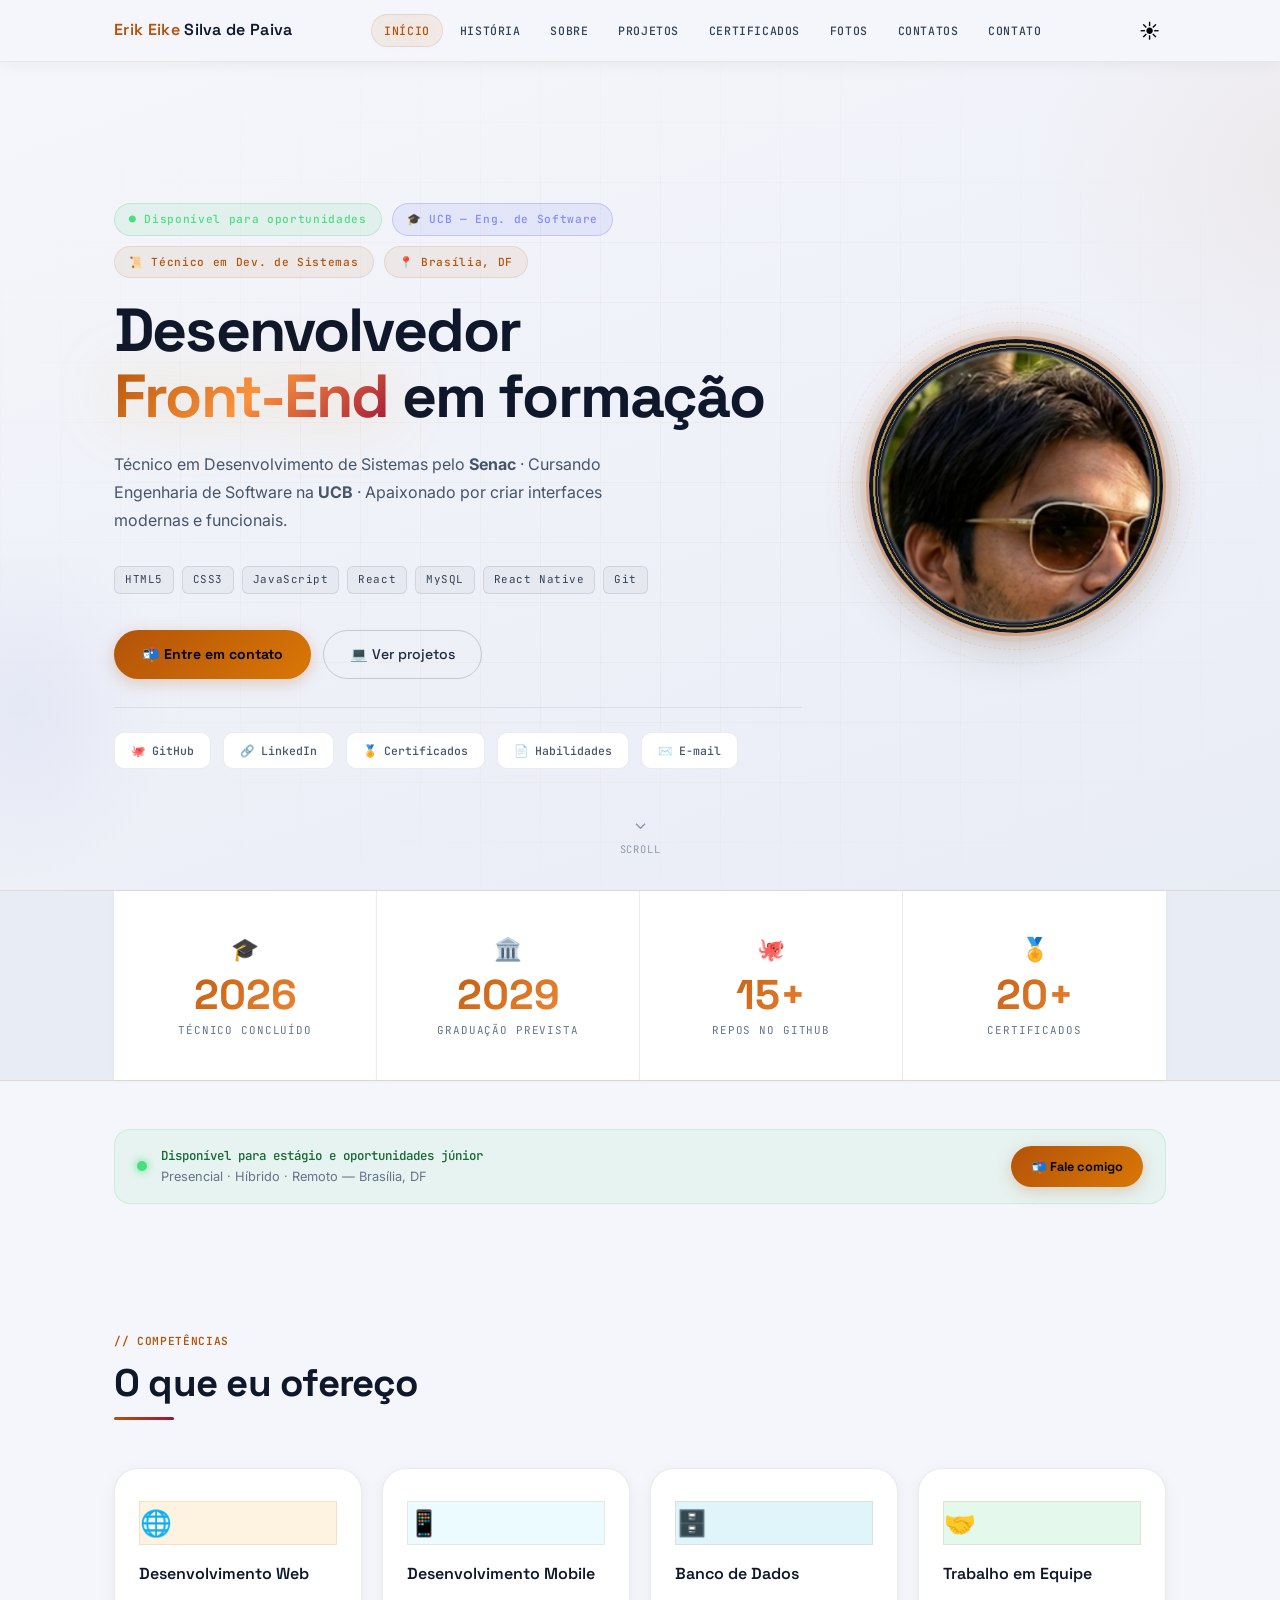
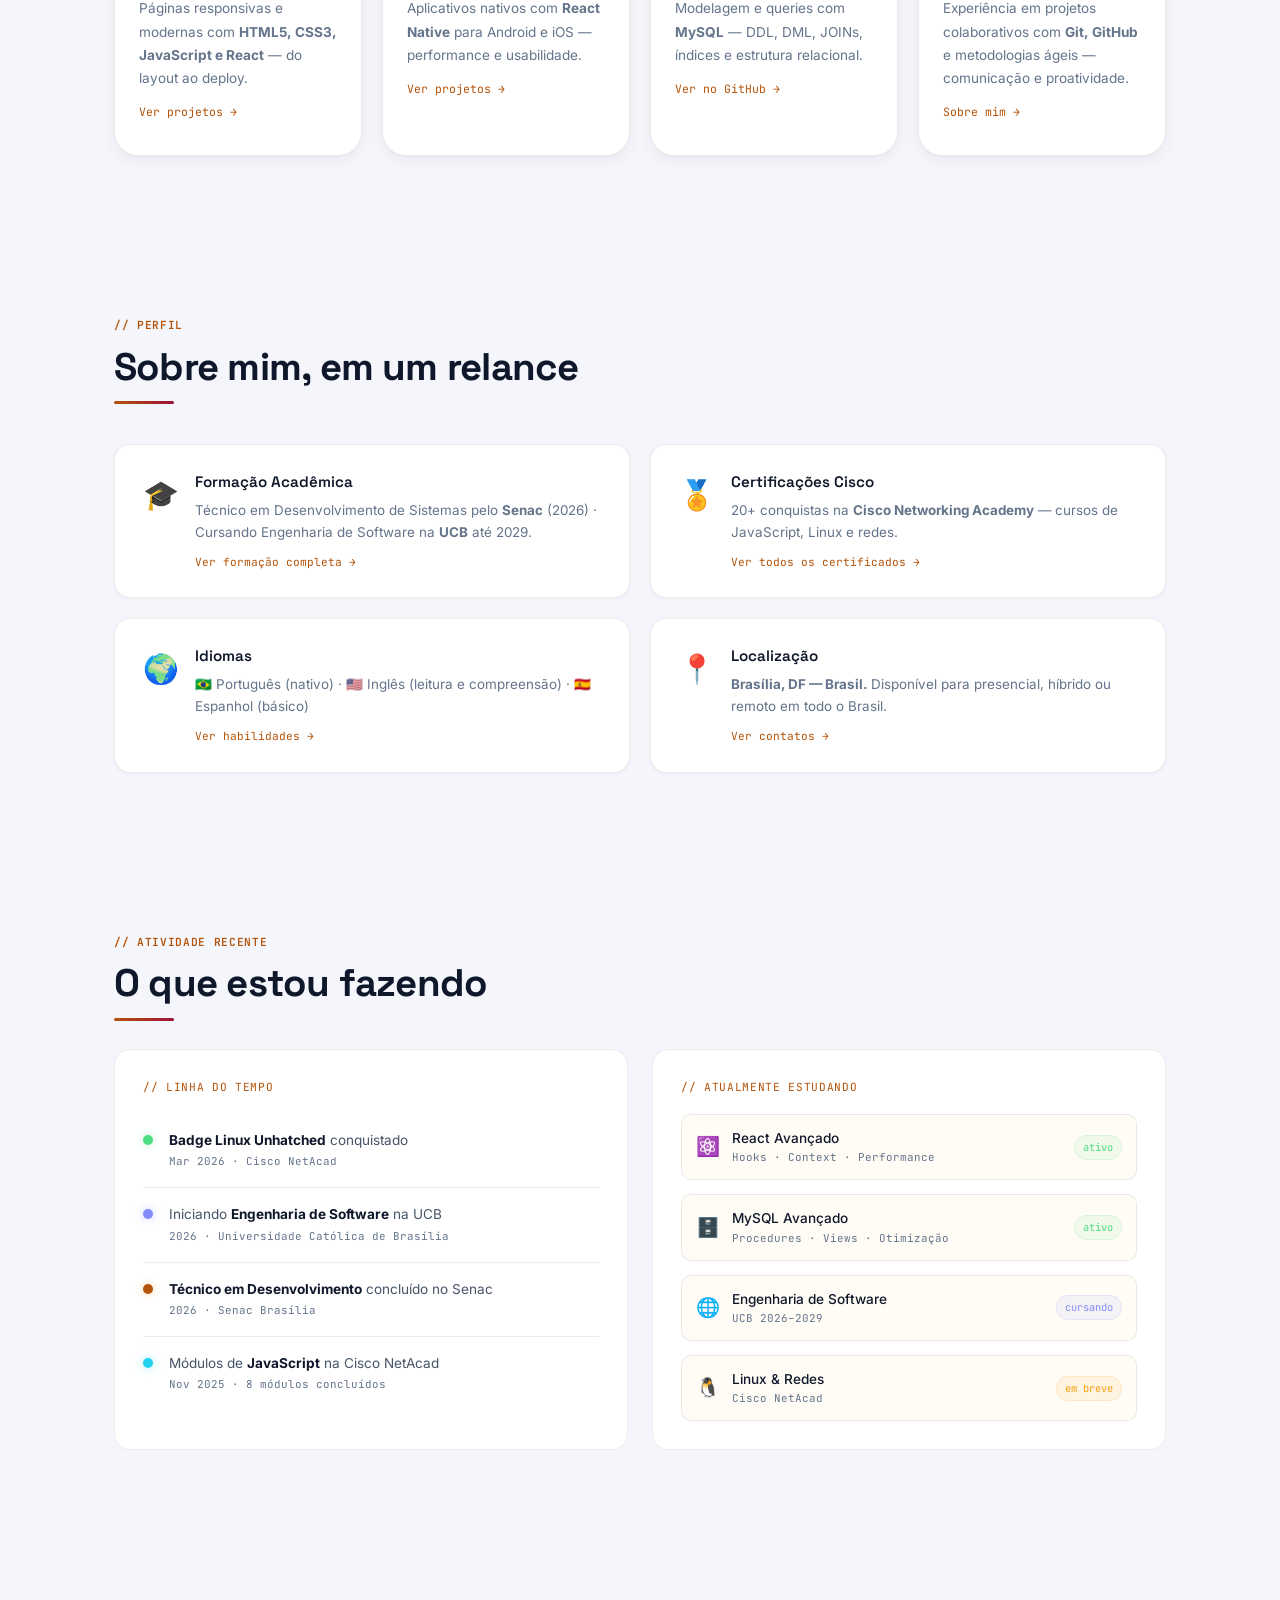
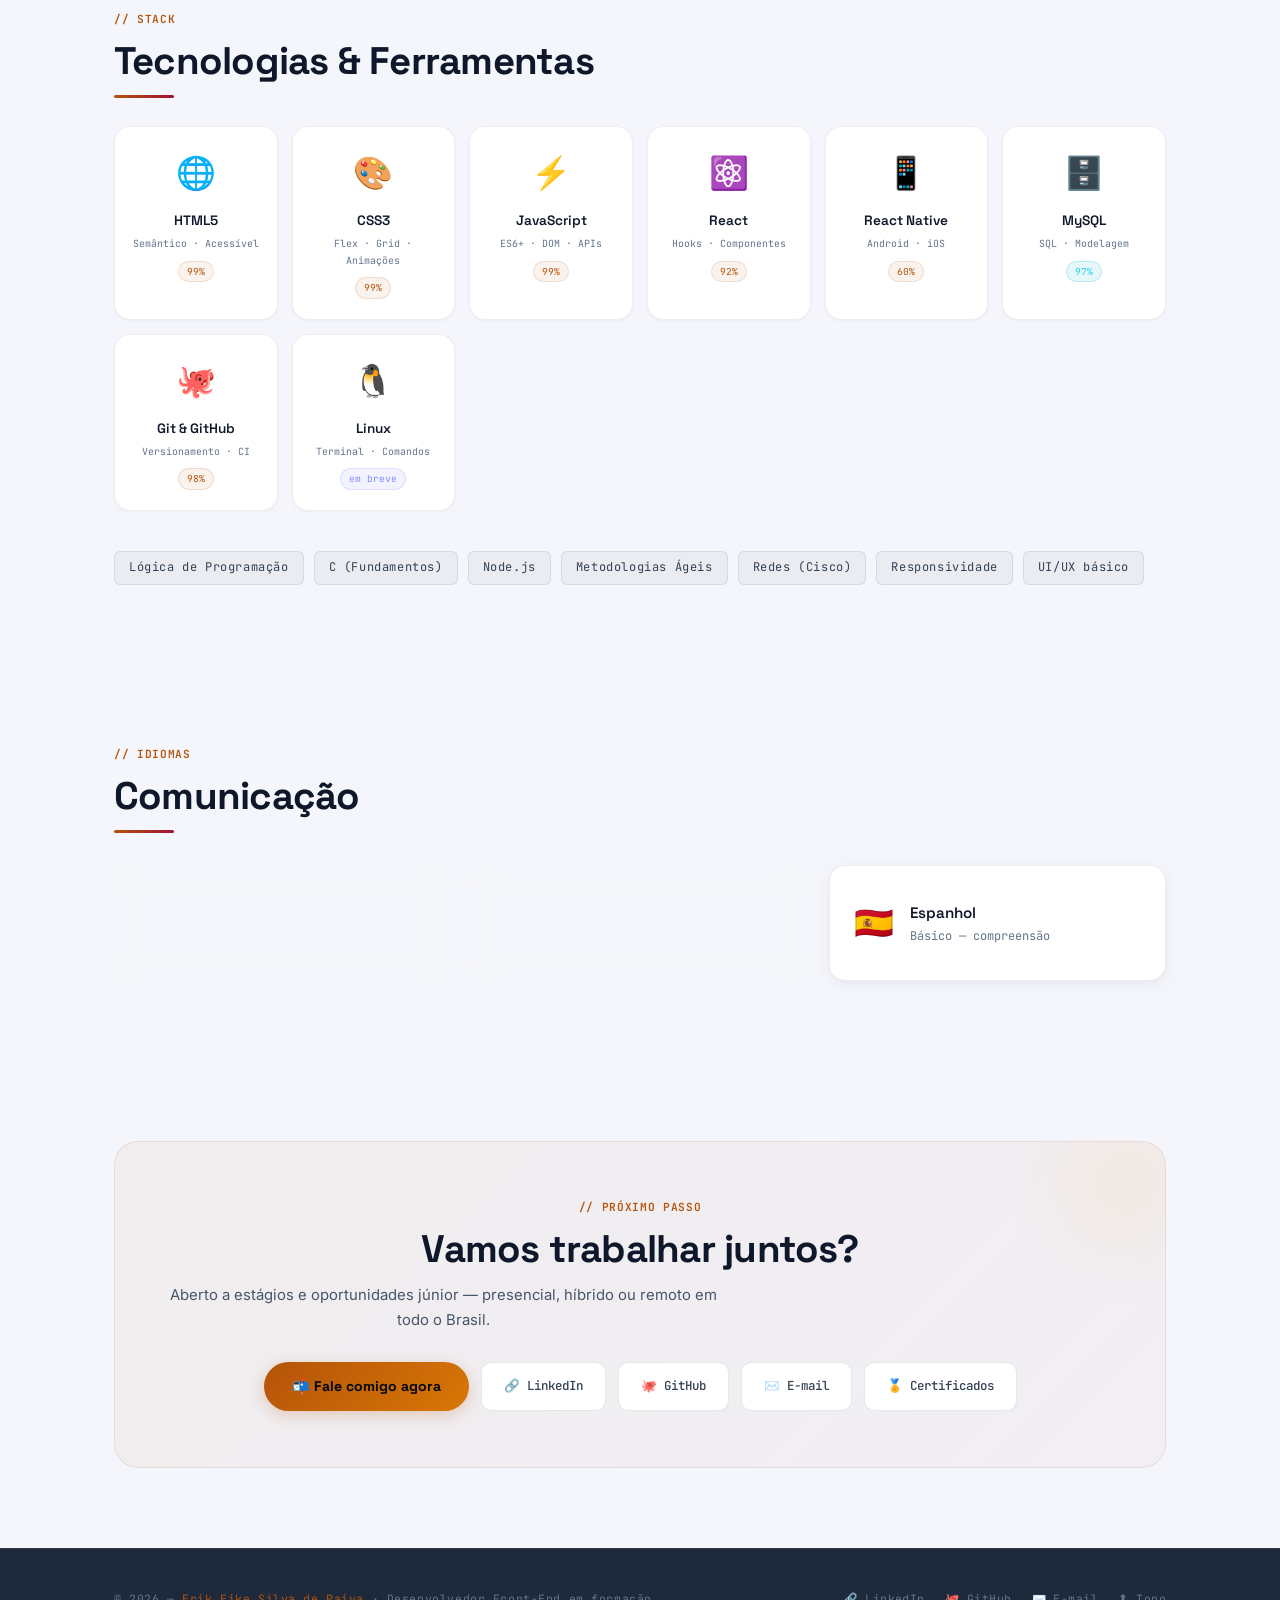
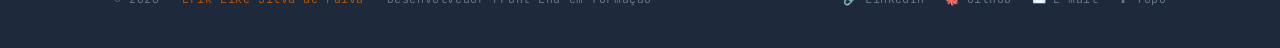
<file: erik-portfolio-main/portifolio/erik-portfolio/index.html>
<!doctype html>
<html lang="pt-BR">
<head>
  <meta charset="UTF-8">
  <meta name="viewport" content="width=device-width, initial-scale=1.0">
  <meta http-equiv="refresh" content="0; url=pages/index.html">
  <link rel="canonical" href="pages/index.html">
  <title>Erik Eike - Portfolio</title>
  <script>
    window.location.replace('pages/index.html');
  </script>
</head>
<body>
  <p>Redirecionando para <a href="pages/index.html">o portfolio</a>.</p>
</body>
</html>
</file>
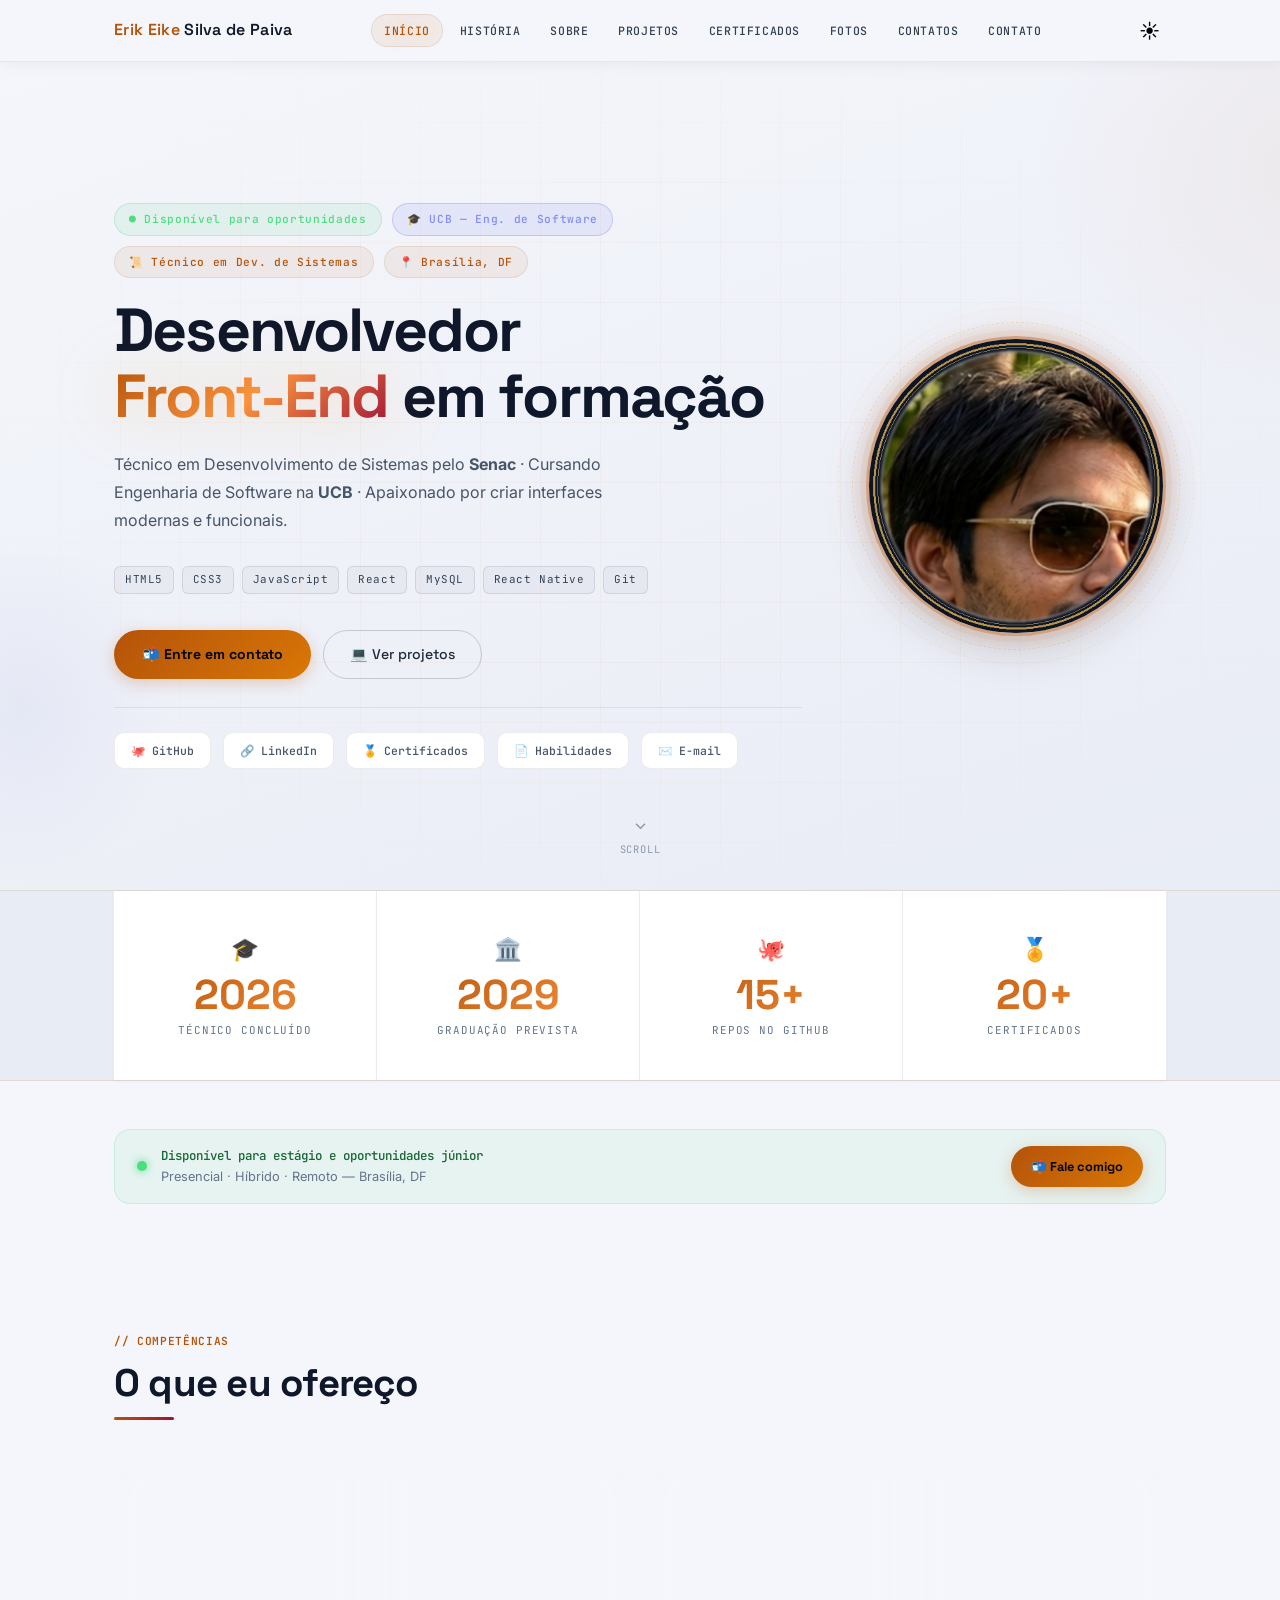
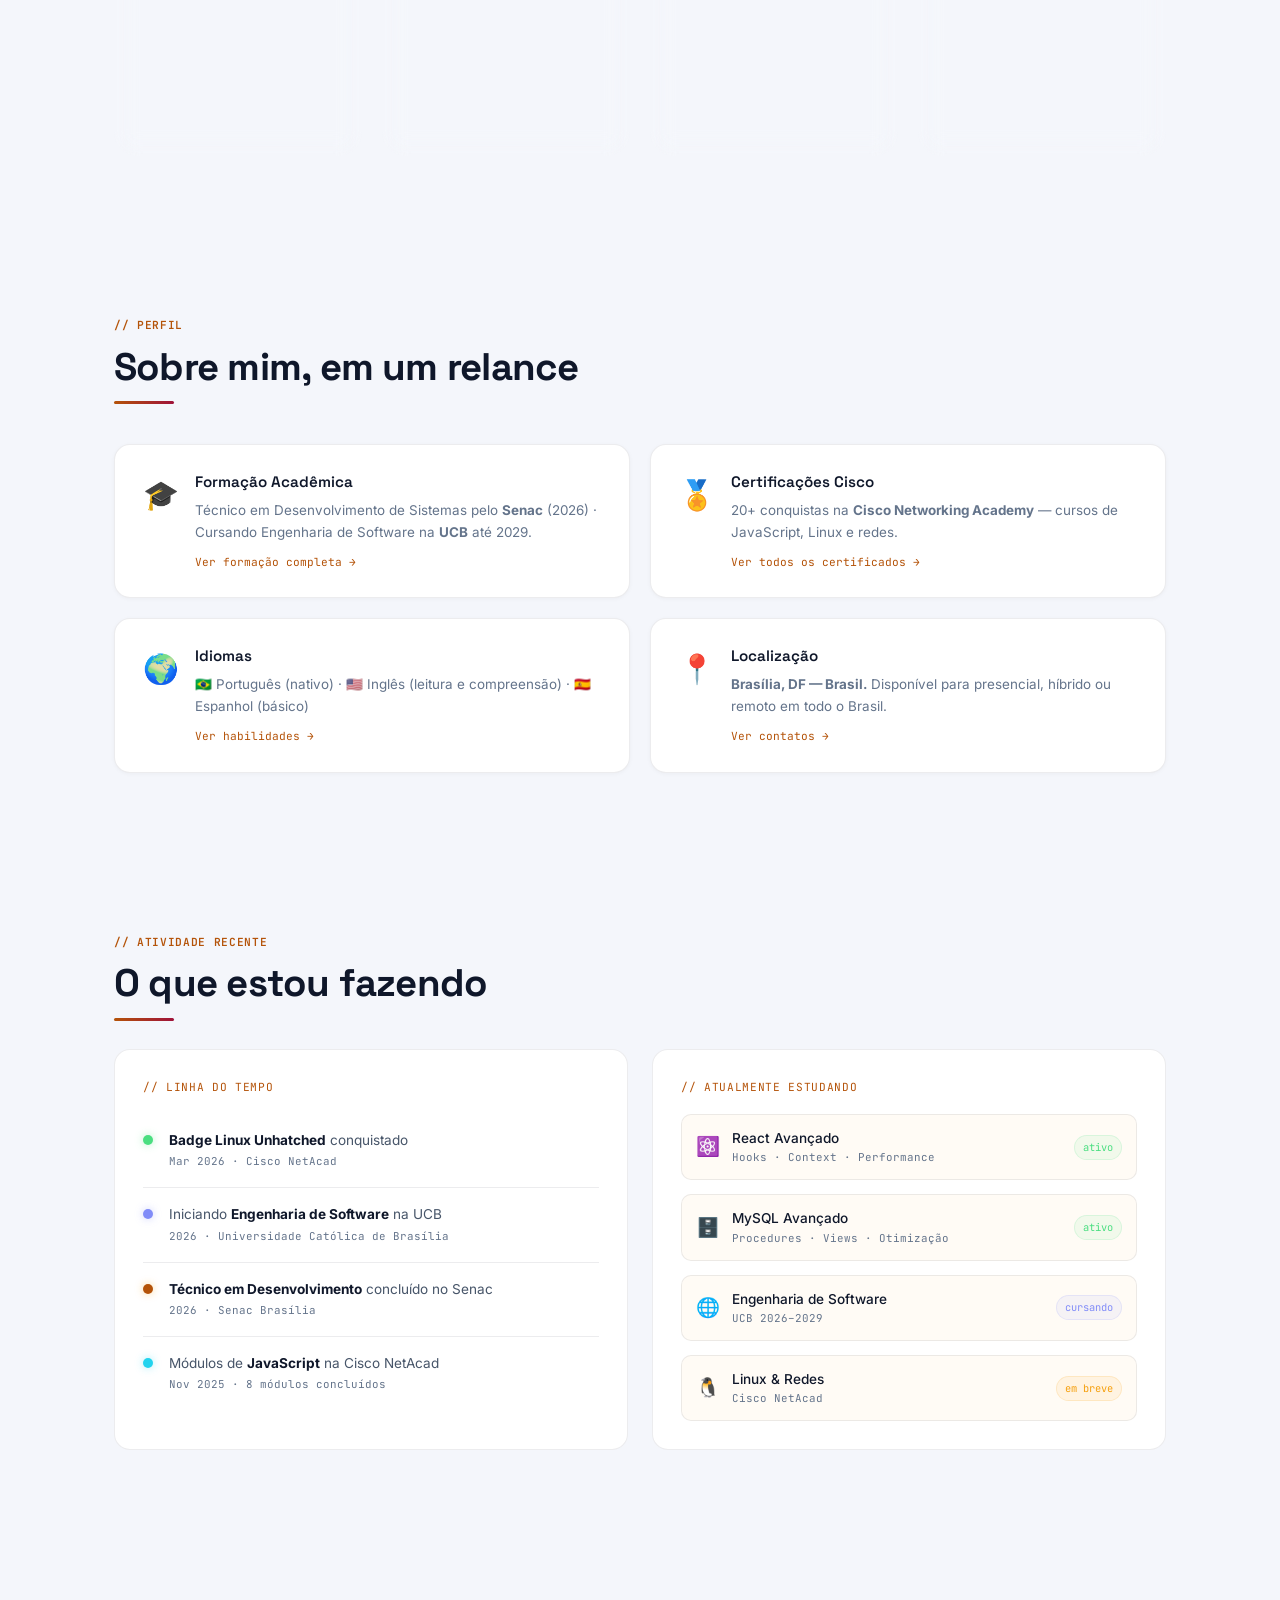
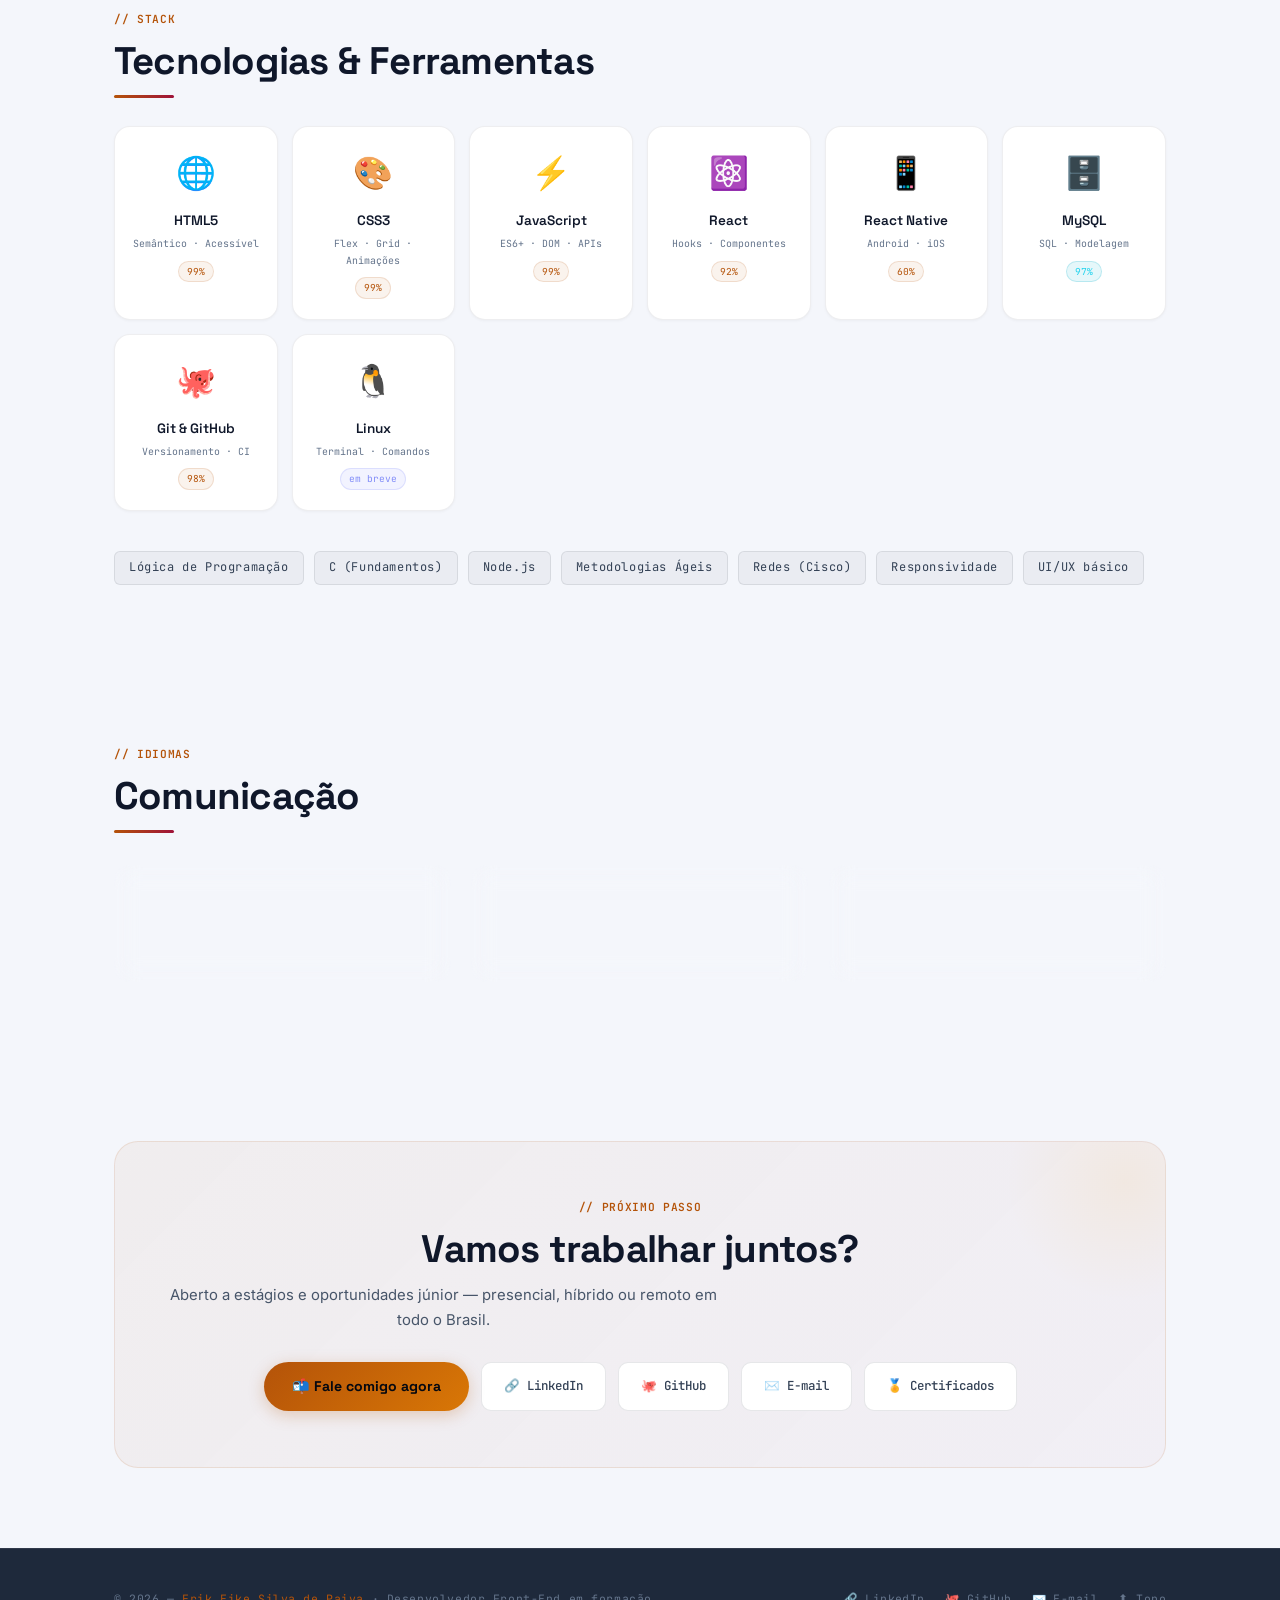
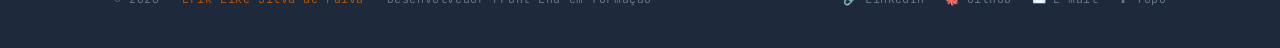
<file: erik-portfolio-main/portifolio/erik-portfolio/pages/index.html>
<!DOCTYPE html>
<html lang="pt-BR">
<head>
  <meta charset="UTF-8">
  <meta name="viewport" content="width=device-width, initial-scale=1.0">
  <meta name="description" content="Erik Eike Silva de Paiva — Desenvolvedor Front-End em formação · Brasília, DF">
  <title>Erik Eike — Portfólio Profissional</title>
  <link rel="stylesheet" href="../style/style.css">
  <style>
    /* ── PREMIUM INDEX EXTRAS ── */
    .hero-badge-row { display:flex; gap:10px; flex-wrap:wrap; margin-bottom:20px; }
    .hero-badge-pill {
      display:inline-flex; align-items:center; gap:7px;
      font-family:var(--font-mono); font-size:.7rem; font-weight:500; letter-spacing:.06em;
      padding:6px 14px; border-radius:40px;
      border:1px solid var(--border); background:var(--gold-dim); color:var(--gold);
    }
    .hero-badge-pill.blue { background:rgba(99,102,241,.1); border-color:rgba(99,102,241,.25); color:#818cf8; }
    .hero-badge-pill.green { background:rgba(34,197,94,.08); border-color:rgba(34,197,94,.2); color:#4ade80; }

    /* Quick-links bar */
    .quick-links {
      display:flex; gap:12px; flex-wrap:wrap; margin-top:28px; padding-top:24px;
      border-top:1px solid var(--border-lt);
    }
    .quick-link {
      display:inline-flex; align-items:center; gap:8px;
      font-family:var(--font-mono); font-size:.72rem; font-weight:500;
      color:var(--muted); padding:8px 16px; border-radius:10px;
      border:1px solid var(--border-lt); background:var(--navy-card);
      transition:all var(--trans); text-decoration:none;
    }
    .quick-link:hover { color:var(--gold); border-color:var(--border); background:var(--gold-dim); transform:translateY(-2px); }
    html[data-theme="light"] .quick-link { background:#fff; border-color:rgba(15,23,42,.08); color:#475569; }
    html[data-theme="light"] .quick-link:hover { color:var(--gold); border-color:rgba(180,83,9,.2); background:var(--gold-dim); }

    /* Premium stats with icon */
    .stat-icon { font-size:1.4rem; margin-bottom:6px; }

    /* About preview strip */
    .about-strip {
      display:grid; grid-template-columns:1fr 1fr;
      gap:20px; margin-top:40px;
    }
    @media(max-width:680px){ .about-strip { grid-template-columns:1fr; } }
    .about-strip-card {
      background:var(--navy-card); border:1px solid var(--border-lt);
      border-radius:var(--r-md); padding:24px 28px;
      display:flex; gap:16px; align-items:flex-start;
      transition:border-color var(--trans), box-shadow var(--trans);
    }
    .about-strip-card:hover { border-color:var(--border); box-shadow:var(--glow-card); }
    html[data-theme="light"] .about-strip-card { background:#fff; border-color:rgba(15,23,42,.08); box-shadow:0 1px 4px rgba(0,0,0,.04); }
    html[data-theme="light"] .about-strip-card:hover { border-color:rgba(180,83,9,.2); }
    .about-strip-icon { font-size:1.8rem; flex-shrink:0; margin-top:2px; }
    .about-strip-title { font-family:var(--font-display); font-weight:600; font-size:.95rem; color:var(--ice); margin-bottom:6px; }
    .about-strip-text  { font-size:.84rem; color:var(--muted); line-height:1.6; }

    /* Floating scroll indicator */
    .scroll-hint {
      display:flex; flex-direction:column; align-items:center; gap:6px;
      position:absolute; bottom:32px; left:50%; transform:translateX(-50%);
      font-family:var(--font-mono); font-size:.65rem; color:var(--muted);
      letter-spacing:.08em; opacity:.7; animation:bounce 2s infinite;
      pointer-events:none; z-index:0;
    }
    @keyframes bounce { 0%,100%{transform:translateX(-50%) translateY(0)} 50%{transform:translateX(-50%) translateY(-6px)} }

    /* Section divider */
    .section-divider {
      width:60px; height:3px; background:linear-gradient(90deg,var(--gold),var(--crimson));
      border-radius:2px; margin:12px 0 28px;
    }

    /* Tech stack premium grid */
    .tech-grid {
      display:grid;
      grid-template-columns:repeat(auto-fill,minmax(140px,1fr));
      gap:14px; margin-bottom:40px;
    }
    .tech-card {
      background:var(--navy-card); border:1px solid var(--border-lt);
      border-radius:var(--r-md); padding:20px 14px; text-align:center;
      transition:all var(--trans); cursor:default; position:relative; overflow:hidden;
    }
    .tech-card::before {
      content:''; position:absolute; inset:0;
      background:linear-gradient(135deg,transparent,rgba(245,158,11,.04));
      opacity:0; transition:opacity var(--trans);
    }
    .tech-card:hover { transform:translateY(-5px); border-color:var(--border); box-shadow:0 12px 32px rgba(0,0,0,.25); }
    .tech-card:hover::before { opacity:1; }
    html[data-theme="light"] .tech-card { background:#fff; border-color:rgba(15,23,42,.07); box-shadow:0 1px 3px rgba(0,0,0,.04); }
    html[data-theme="light"] .tech-card:hover { box-shadow:0 8px 28px rgba(0,0,0,.09); }
    .tech-emoji { font-size:2rem; margin-bottom:10px; display:block; }
    .tech-name  { font-family:var(--font-display); font-weight:600; font-size:.85rem; color:var(--ice); }
    .tech-sub   { font-family:var(--font-mono); font-size:.62rem; color:var(--muted); margin-top:4px; }
    .tech-level {
      display:inline-block; font-family:var(--font-mono); font-size:.6rem;
      padding:2px 8px; border-radius:20px; margin-top:8px;
      background:rgba(245,158,11,.1); border:1px solid rgba(245,158,11,.2); color:var(--gold);
    }
    html[data-theme="light"] .tech-level { background:rgba(180,83,9,.07); border-color:rgba(180,83,9,.15); color:var(--gold); }

    /* Activity feed (new!) */
    .activity-feed { display:flex; flex-direction:column; gap:0; }
    .activity-item {
      display:flex; gap:16px; padding:16px 0;
      border-bottom:1px solid var(--border-lt);
    }
    .activity-item:last-child { border-bottom:none; }
    .activity-dot {
      width:10px; height:10px; border-radius:50%;
      background:var(--gold); flex-shrink:0; margin-top:5px;
      box-shadow:0 0 8px rgba(245,158,11,.4);
    }
    .activity-dot.blue  { background:#818cf8; box-shadow:0 0 8px rgba(129,140,248,.4); }
    .activity-dot.green { background:#4ade80; box-shadow:0 0 8px rgba(74,222,128,.4); }
    .activity-dot.cyan  { background:#22d3ee; box-shadow:0 0 8px rgba(34,211,238,.4); }
    .activity-text { font-size:.85rem; color:var(--ice-dim); line-height:1.5; }
    .activity-text strong { color:var(--ice); }
    .activity-time { font-family:var(--font-mono); font-size:.68rem; color:var(--muted); margin-top:3px; }
    html[data-theme="light"] .activity-text { color:#475569; }
    html[data-theme="light"] .activity-text strong { color:#0f172a; }

    /* CTA premium */
    .cta-premium {
      background:linear-gradient(135deg,rgba(245,158,11,.08),rgba(220,38,38,.05));
      border:1px solid var(--border); border-radius:var(--r-lg);
      padding:56px 48px; text-align:center; position:relative; overflow:hidden;
    }
    .cta-premium::before {
      content:''; position:absolute; top:-80px; right:-80px;
      width:240px; height:240px; border-radius:50%;
      background:radial-gradient(circle,rgba(245,158,11,.08),transparent 70%);
      pointer-events:none;
    }
    html[data-theme="light"] .cta-premium {
      background:linear-gradient(135deg,rgba(180,83,9,.05),rgba(159,18,57,.03));
      border-color:rgba(180,83,9,.12);
    }
    .cta-btn-row { display:flex; gap:12px; justify-content:center; flex-wrap:wrap; margin-top:28px; }
    .btn-social {
      display:inline-flex; align-items:center; gap:9px;
      font-family:var(--font-mono); font-size:.78rem; font-weight:500;
      padding:12px 22px; border-radius:var(--r-sm); border:1px solid var(--border-lt);
      background:var(--navy-card); color:var(--ice); transition:all var(--trans);
      text-decoration:none;
    }
    .btn-social:hover { border-color:var(--border); background:var(--gold-dim); color:var(--gold); transform:translateY(-2px); }
    html[data-theme="light"] .btn-social { background:#fff; border-color:rgba(15,23,42,.10); color:#334155; }
    html[data-theme="light"] .btn-social:hover { border-color:rgba(180,83,9,.25); background:var(--gold-dim); color:var(--gold); }

    /* Availability banner */
    .avail-banner {
      display:flex; align-items:center; gap:14px; flex-wrap:wrap;
      background:rgba(34,197,94,.07); border:1px solid rgba(34,197,94,.18);
      border-radius:var(--r-md); padding:16px 22px; margin-bottom:48px;
    }
    .avail-dot { width:10px; height:10px; border-radius:50%; background:#4ade80; box-shadow:0 0 10px #4ade80; animation:pulse 2s infinite; }
    @keyframes pulse { 0%,100%{box-shadow:0 0 6px #4ade80} 50%{box-shadow:0 0 14px #4ade80} }
    .avail-text { font-family:var(--font-mono); font-size:.78rem; color:#4ade80; font-weight:500; }
    .avail-sub  { font-size:.8rem; color:var(--muted); }
    html[data-theme="light"] .avail-text { color:#166534; }
    html[data-theme="light"] .avail-banner { background:rgba(34,197,94,.06); border-color:rgba(34,197,94,.15); }
  </style>
</head>
<body>
<a name="topo"></a>

<header>
  <div class="container">
    <h1><span>Erik Eike</span> Silva de Paiva</h1>
    <input type="checkbox" id="menu-toggle" class="menu-toggle">
    <label for="menu-toggle" class="menu-icon" aria-label="Menu">
      <span></span><span></span><span></span>
    </label>
    <nav>
      <a href="index.html" class="active">Início</a>
      <a href="Historia.html">História</a>
      <a href="Sobre.html">Sobre</a>
      <a href="Projetos.html">Projetos</a>
      <a href="Certificados.html">Certificados</a>
      <a href="Fotos.html">Fotos</a>
      <a href="Contatos.html">Contatos</a>
      <a href="Contato.html">Contato</a>
    </nav>
    <button id="theme-toggle" aria-label="Alternar tema" style="background:none;border:none;cursor:pointer;font-size:1.25rem;line-height:1;padding:6px;border-radius:50%;transition:background var(--trans)" onmouseover="this.style.background='var(--gold-dim)'" onmouseout="this.style.background='none'">🌙</button>
  </div>
</header>

<main>

  <!-- ══ HERO ══ -->
  <section class="hero" style="position:relative">
    <div class="hero-grid-bg"></div>
    <div class="container">
      <div class="hero-content">
        <div class="hero-text">
          <div class="hero-badge-row">
            <span class="hero-badge-pill green">● Disponível para oportunidades</span>
            <span class="hero-badge-pill blue">🎓 UCB — Eng. de Software</span>
            <span class="hero-badge-pill">📜 Técnico em Dev. de Sistemas</span>
            <span class="hero-badge-pill">📍 Brasília, DF</span>
          </div>
          <h2 class="hero-title">
            Desenvolvedor<br><span class="highlight">Front-End</span> em formação
          </h2>
          <p class="hero-subtitle">
            Técnico em Desenvolvimento de Sistemas pelo <strong>Senac</strong> · Cursando Engenharia de Software na <strong>UCB</strong> · Apaixonado por criar interfaces modernas e funcionais.
          </p>
          <div class="tech-tags" style="margin-top:20px">
            <span class="tag">HTML5</span>
            <span class="tag">CSS3</span>
            <span class="tag">JavaScript</span>
            <span class="tag">React</span>
            <span class="tag">MySQL</span>
            <span class="tag">React Native</span>
            <span class="tag">Git</span>
          </div>
          <div class="hero-cta" style="margin-top:28px">
            <a href="Contato.html" class="btn-primary">📬 Entre em contato</a>
            <a href="Projetos.html" class="btn-outline">💻 Ver projetos</a>
          </div>
          <!-- Quick links -->
          <div class="quick-links">
            <a href="https://github.com/Erik_Eike_Silva" target="_blank" class="quick-link">🐙 GitHub</a>
            <a href="https://www.linkedin.com/in/erik-eike-silva-459770367/" target="_blank" class="quick-link">🔗 LinkedIn</a>
            <a href="Certificados.html" class="quick-link">🏅 Certificados</a>
            <a href="Sobre.html" class="quick-link">📄 Habilidades</a>
            <a href="mailto:erikeikesilva@gmail.com" class="quick-link">✉️ E-mail</a>
          </div>
        </div>
        <div class="hero-avatar">
          <img src="../image/perfil-nova.png" alt="Erik Eike Silva de Paiva">
        </div>
      </div>
    </div>
    <div class="scroll-hint">
      <svg width="18" height="18" viewBox="0 0 24 24" fill="none" stroke="currentColor" stroke-width="2"><polyline points="6 9 12 15 18 9"/></svg>
      SCROLL
    </div>
  </section>

  <!-- ══ STATS ══ -->
  <section class="stats">
    <div class="container">
      <div class="stats-grid">
        <div class="stat-item">
          <div class="stat-icon">🎓</div>
          <div class="stat-number">2026</div>
          <div class="stat-label">Técnico Concluído</div>
        </div>
        <div class="stat-item">
          <div class="stat-icon">🏛️</div>
          <div class="stat-number">2029</div>
          <div class="stat-label">Graduação Prevista</div>
        </div>
        <div class="stat-item">
          <div class="stat-icon">🐙</div>
          <div class="stat-number">15+</div>
          <div class="stat-label">Repos no GitHub</div>
        </div>
        <div class="stat-item">
          <div class="stat-icon">🏅</div>
          <div class="stat-number">20+</div>
          <div class="stat-label">Certificados</div>
        </div>
      </div>
    </div>
  </section>

  <!-- ══ DISPONIBILIDADE ══ -->
  <section style="padding:0">
    <div class="container" style="padding-top:48px">
      <div class="avail-banner">
        <div class="avail-dot"></div>
        <div>
          <div class="avail-text">Disponível para estágio e oportunidades júnior</div>
          <div class="avail-sub">Presencial · Híbrido · Remoto — Brasília, DF</div>
        </div>
        <a href="Contato.html" class="btn-primary" style="margin-left:auto;white-space:nowrap;padding:10px 20px;font-size:.8rem">📬 Fale comigo</a>
      </div>
    </div>
  </section>

  <!-- ══ DESTAQUES ══ -->
  <section>
    <div class="container">
      <div class="section-label">// competências</div>
      <h2 class="section-title">O que eu ofereço</h2>
      <div class="section-divider"></div>
      <div class="highlight-grid">
        <div class="highlight-card">
          <div class="highlight-icon" style="background:rgba(245,158,11,.12);font-size:1.6rem">🌐</div>
          <h3>Desenvolvimento Web</h3>
          <p>Páginas responsivas e modernas com <strong>HTML5, CSS3, JavaScript e React</strong> — do layout ao deploy.</p>
          <a href="Projetos.html" style="font-family:var(--font-mono);font-size:.72rem;color:var(--gold);margin-top:12px;display:inline-block">Ver projetos →</a>
        </div>
        <div class="highlight-card">
          <div class="highlight-icon" style="background:rgba(97,218,251,.12);font-size:1.6rem">📱</div>
          <h3>Desenvolvimento Mobile</h3>
          <p>Aplicativos nativos com <strong>React Native</strong> para Android e iOS — performance e usabilidade.</p>
          <a href="Projetos.html" style="font-family:var(--font-mono);font-size:.72rem;color:var(--gold);margin-top:12px;display:inline-block">Ver projetos →</a>
        </div>
        <div class="highlight-card">
          <div class="highlight-icon" style="background:rgba(0,175,201,.12);font-size:1.6rem">🗄️</div>
          <h3>Banco de Dados</h3>
          <p>Modelagem e queries com <strong>MySQL</strong> — DDL, DML, JOINs, índices e estrutura relacional.</p>
          <a href="Projetos.html" style="font-family:var(--font-mono);font-size:.72rem;color:var(--gold);margin-top:12px;display:inline-block">Ver no GitHub →</a>
        </div>
        <div class="highlight-card">
          <div class="highlight-icon" style="background:rgba(34,197,94,.12);font-size:1.6rem">🤝</div>
          <h3>Trabalho em Equipe</h3>
          <p>Experiência em projetos colaborativos com <strong>Git, GitHub</strong> e metodologias ágeis — comunicação e proatividade.</p>
          <a href="Sobre.html" style="font-family:var(--font-mono);font-size:.72rem;color:var(--gold);margin-top:12px;display:inline-block">Sobre mim →</a>
        </div>
      </div>
    </div>
  </section>

  <!-- ══ ABOUT PREVIEW ══ -->
  <section>
    <div class="container">
      <div class="section-label">// perfil</div>
      <h2 class="section-title">Sobre mim, em um relance</h2>
      <div class="section-divider"></div>
      <div class="about-strip">
        <div class="about-strip-card">
          <div class="about-strip-icon">🎓</div>
          <div>
            <div class="about-strip-title">Formação Acadêmica</div>
            <div class="about-strip-text">Técnico em Desenvolvimento de Sistemas pelo <strong>Senac</strong> (2026) · Cursando Engenharia de Software na <strong>UCB</strong> até 2029.</div>
            <a href="Sobre.html" style="font-family:var(--font-mono);font-size:.7rem;color:var(--gold);margin-top:10px;display:inline-block">Ver formação completa →</a>
          </div>
        </div>
        <div class="about-strip-card">
          <div class="about-strip-icon">🏅</div>
          <div>
            <div class="about-strip-title">Certificações Cisco</div>
            <div class="about-strip-text">20+ conquistas na <strong>Cisco Networking Academy</strong> — cursos de JavaScript, Linux e redes.</div>
            <a href="Certificados.html" style="font-family:var(--font-mono);font-size:.7rem;color:var(--gold);margin-top:10px;display:inline-block">Ver todos os certificados →</a>
          </div>
        </div>
        <div class="about-strip-card">
          <div class="about-strip-icon">🌍</div>
          <div>
            <div class="about-strip-title">Idiomas</div>
            <div class="about-strip-text">🇧🇷 Português (nativo) · 🇺🇸 Inglês (leitura e compreensão) · 🇪🇸 Espanhol (básico)</div>
            <a href="Sobre.html" style="font-family:var(--font-mono);font-size:.7rem;color:var(--gold);margin-top:10px;display:inline-block">Ver habilidades →</a>
          </div>
        </div>
        <div class="about-strip-card">
          <div class="about-strip-icon">📍</div>
          <div>
            <div class="about-strip-title">Localização</div>
            <div class="about-strip-text"><strong>Brasília, DF — Brasil.</strong> Disponível para presencial, híbrido ou remoto em todo o Brasil.</div>
            <a href="Contatos.html" style="font-family:var(--font-mono);font-size:.7rem;color:var(--gold);margin-top:10px;display:inline-block">Ver contatos →</a>
          </div>
        </div>
      </div>
    </div>
  </section>

  <!-- ══ ATIVIDADE RECENTE ══ -->
  <section>
    <div class="container">
      <div class="section-label">// atividade recente</div>
      <h2 class="section-title">O que estou fazendo</h2>
      <div class="section-divider"></div>
      <div style="display:grid;grid-template-columns:1fr 1fr;gap:24px">
        <div style="background:var(--navy-card);border:1px solid var(--border-lt);border-radius:var(--r-md);padding:28px">
          <div style="font-family:var(--font-mono);font-size:.7rem;color:var(--gold);margin-bottom:18px;letter-spacing:.06em">// LINHA DO TEMPO</div>
          <div class="activity-feed">
            <div class="activity-item">
              <div class="activity-dot green"></div>
              <div>
                <div class="activity-text"><strong>Badge Linux Unhatched</strong> conquistado</div>
                <div class="activity-time">Mar 2026 · Cisco NetAcad</div>
              </div>
            </div>
            <div class="activity-item">
              <div class="activity-dot blue"></div>
              <div>
                <div class="activity-text">Iniciando <strong>Engenharia de Software</strong> na UCB</div>
                <div class="activity-time">2026 · Universidade Católica de Brasília</div>
              </div>
            </div>
            <div class="activity-item">
              <div class="activity-dot"></div>
              <div>
                <div class="activity-text"><strong>Técnico em Desenvolvimento</strong> concluído no Senac</div>
                <div class="activity-time">2026 · Senac Brasília</div>
              </div>
            </div>
            <div class="activity-item">
              <div class="activity-dot cyan"></div>
              <div>
                <div class="activity-text">Módulos de <strong>JavaScript</strong> na Cisco NetAcad</div>
                <div class="activity-time">Nov 2025 · 8 módulos concluídos</div>
              </div>
            </div>
          </div>
        </div>
        <div style="background:var(--navy-card);border:1px solid var(--border-lt);border-radius:var(--r-md);padding:28px">
          <div style="font-family:var(--font-mono);font-size:.7rem;color:var(--gold);margin-bottom:18px;letter-spacing:.06em">// ATUALMENTE ESTUDANDO</div>
          <div style="display:flex;flex-direction:column;gap:14px">
            <div style="display:flex;align-items:center;gap:12px;padding:12px 14px;border-radius:var(--r-sm);border:1px solid var(--border-lt);background:rgba(245,158,11,.04)">
              <span style="font-size:1.2rem">⚛️</span>
              <div>
                <div style="font-size:.85rem;color:var(--ice);font-weight:500">React Avançado</div>
                <div style="font-family:var(--font-mono);font-size:.68rem;color:var(--muted)">Hooks · Context · Performance</div>
              </div>
              <span style="margin-left:auto;font-family:var(--font-mono);font-size:.65rem;color:#4ade80;background:rgba(74,222,128,.08);padding:3px 8px;border-radius:20px;border:1px solid rgba(74,222,128,.15)">ativo</span>
            </div>
            <div style="display:flex;align-items:center;gap:12px;padding:12px 14px;border-radius:var(--r-sm);border:1px solid var(--border-lt);background:rgba(245,158,11,.04)">
              <span style="font-size:1.2rem">🗄️</span>
              <div>
                <div style="font-size:.85rem;color:var(--ice);font-weight:500">MySQL Avançado</div>
                <div style="font-family:var(--font-mono);font-size:.68rem;color:var(--muted)">Procedures · Views · Otimização</div>
              </div>
              <span style="margin-left:auto;font-family:var(--font-mono);font-size:.65rem;color:#4ade80;background:rgba(74,222,128,.08);padding:3px 8px;border-radius:20px;border:1px solid rgba(74,222,128,.15)">ativo</span>
            </div>
            <div style="display:flex;align-items:center;gap:12px;padding:12px 14px;border-radius:var(--r-sm);border:1px solid var(--border-lt);background:rgba(245,158,11,.04)">
              <span style="font-size:1.2rem">🌐</span>
              <div>
                <div style="font-size:.85rem;color:var(--ice);font-weight:500">Engenharia de Software</div>
                <div style="font-family:var(--font-mono);font-size:.68rem;color:var(--muted)">UCB 2026–2029</div>
              </div>
              <span style="margin-left:auto;font-family:var(--font-mono);font-size:.65rem;color:#818cf8;background:rgba(129,140,248,.08);padding:3px 8px;border-radius:20px;border:1px solid rgba(129,140,248,.15)">cursando</span>
            </div>
            <div style="display:flex;align-items:center;gap:12px;padding:12px 14px;border-radius:var(--r-sm);border:1px solid var(--border-lt);background:rgba(245,158,11,.04)">
              <span style="font-size:1.2rem">🐧</span>
              <div>
                <div style="font-size:.85rem;color:var(--ice);font-weight:500">Linux & Redes</div>
                <div style="font-family:var(--font-mono);font-size:.68rem;color:var(--muted)">Cisco NetAcad</div>
              </div>
              <span style="margin-left:auto;font-family:var(--font-mono);font-size:.65rem;color:#f59e0b;background:rgba(245,158,11,.08);padding:3px 8px;border-radius:20px;border:1px solid rgba(245,158,11,.15)">em breve</span>
            </div>
          </div>
        </div>
      </div>
    </div>
  </section>

  <!-- ══ TECH STACK ══ -->
  <section>
    <div class="container">
      <div class="section-label">// stack</div>
      <h2 class="section-title">Tecnologias & Ferramentas</h2>
      <div class="section-divider"></div>
      <div class="tech-grid">
        <div class="tech-card">
          <span class="tech-emoji">🌐</span>
          <div class="tech-name">HTML5</div>
          <div class="tech-sub">Semântico · Acessível</div>
          <span class="tech-level">99%</span>
        </div>
        <div class="tech-card">
          <span class="tech-emoji">🎨</span>
          <div class="tech-name">CSS3</div>
          <div class="tech-sub">Flex · Grid · Animações</div>
          <span class="tech-level">99%</span>
        </div>
        <div class="tech-card">
          <span class="tech-emoji">⚡</span>
          <div class="tech-name">JavaScript</div>
          <div class="tech-sub">ES6+ · DOM · APIs</div>
          <span class="tech-level">99%</span>
        </div>
        <div class="tech-card">
          <span class="tech-emoji">⚛️</span>
          <div class="tech-name">React</div>
          <div class="tech-sub">Hooks · Componentes</div>
          <span class="tech-level">92%</span>
        </div>
        <div class="tech-card">
          <span class="tech-emoji">📱</span>
          <div class="tech-name">React Native</div>
          <div class="tech-sub">Android · iOS</div>
          <span class="tech-level">60%</span>
        </div>
        <div class="tech-card">
          <span class="tech-emoji">🗄️</span>
          <div class="tech-name">MySQL</div>
          <div class="tech-sub">SQL · Modelagem</div>
          <span class="tech-level" style="background:rgba(0,175,201,.1);border-color:rgba(0,175,201,.2);color:#22d3ee">97%</span>
        </div>
        <div class="tech-card">
          <span class="tech-emoji">🐙</span>
          <div class="tech-name">Git & GitHub</div>
          <div class="tech-sub">Versionamento · CI</div>
          <span class="tech-level">98%</span>
        </div>
        <div class="tech-card">
          <span class="tech-emoji">🐧</span>
          <div class="tech-name">Linux</div>
          <div class="tech-sub">Terminal · Comandos</div>
          <span class="tech-level" style="background:rgba(129,140,248,.1);border-color:rgba(129,140,248,.2);color:#818cf8">em breve</span>
        </div>
      </div>
      <div class="pill-cloud">
        <span class="pill">Lógica de Programação</span>
        <span class="pill">C (Fundamentos)</span>
        
        <span class="pill">Node.js</span>
        <span class="pill">Metodologias Ágeis</span>
        <span class="pill">Redes (Cisco)</span>
        <span class="pill">Responsividade</span>
        <span class="pill">UI/UX básico</span>
      </div>
    </div>
  </section>

  <!-- ══ IDIOMAS ══ -->
  <section>
    <div class="container">
      <div class="section-label">// idiomas</div>
      <h2 class="section-title">Comunicação</h2>
      <div class="section-divider"></div>
      <div class="lang-grid">
        <div class="lang-card"><span class="lang-flag">🇧🇷</span><div class="lang-info"><h3>Português</h3><p>Nativo — fluente</p></div></div>
        <div class="lang-card"><span class="lang-flag">🇺🇸</span><div class="lang-info"><h3>Inglês</h3><p>Básico — leitura e compreensão técnica</p></div></div>
        <div class="lang-card"><span class="lang-flag">🇪🇸</span><div class="lang-info"><h3>Espanhol</h3><p>Básico — compreensão</p></div></div>
      </div>
    </div>
  </section>

  <!-- ══ CTA PREMIUM ══ -->
  <section>
    <div class="container">
      <div class="cta-premium">
        <div class="section-label" style="justify-content:center;display:flex">// próximo passo</div>
        <h2 class="section-title" style="margin-top:8px">Vamos trabalhar juntos?</h2>
        <p class="section-sub">Aberto a estágios e oportunidades júnior — presencial, híbrido ou remoto em todo o Brasil.</p>
        <div class="cta-btn-row">
          <a href="Contato.html" class="btn-primary">📬 Fale comigo agora</a>
          <a href="https://www.linkedin.com/in/erik-eike-silva-459770367/" target="_blank" class="btn-social">🔗 LinkedIn</a>
          <a href="https://github.com/Erik_Eike_Silva" target="_blank" class="btn-social">🐙 GitHub</a>
          <a href="mailto:erikeikesilva@gmail.com" class="btn-social">✉️ E-mail</a>
          <a href="Certificados.html" class="btn-social">🏅 Certificados</a>
        </div>
      </div>
    </div>
  </section>

</main>

<footer>
  <div class="container">
    <p class="footer-copy">&copy; 2026 — <span>Erik Eike Silva de Paiva</span> · Desenvolvedor Front-End em formação</p>
    <div style="display:flex;gap:20px;align-items:center;flex-wrap:wrap">
      <a href="https://www.linkedin.com/in/erik-eike-silva-459770367/" target="_blank" class="footer-back">🔗 LinkedIn</a>
      <a href="https://github.com/Erik_Eike_Silva" target="_blank" class="footer-back">🐙 GitHub</a>
      <a href="mailto:erikeikesilva@gmail.com" class="footer-back">✉️ E-mail</a>
      <a href="#topo" class="footer-back">⬆ Topo</a>
    </div>
  </div>
</footer>

<script src="../js/script.js"></script>
</body>
</html>
</file>
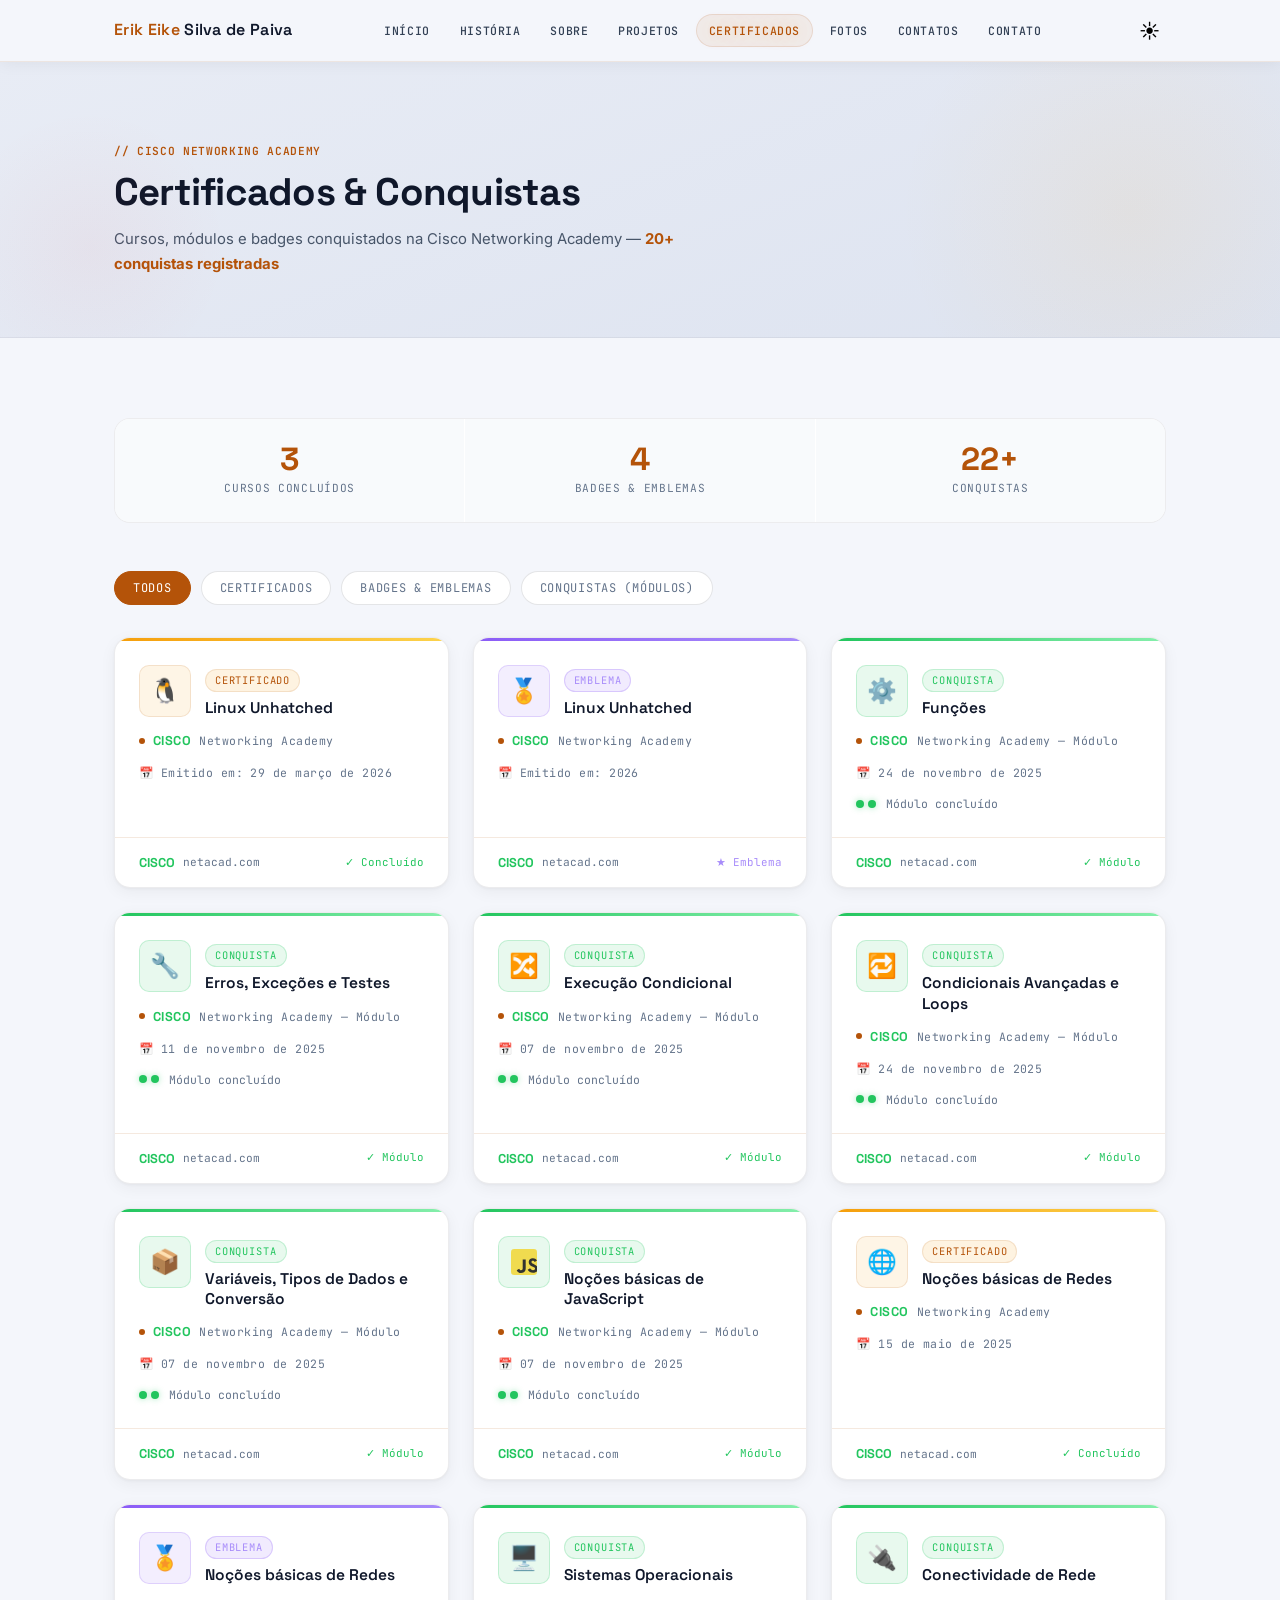
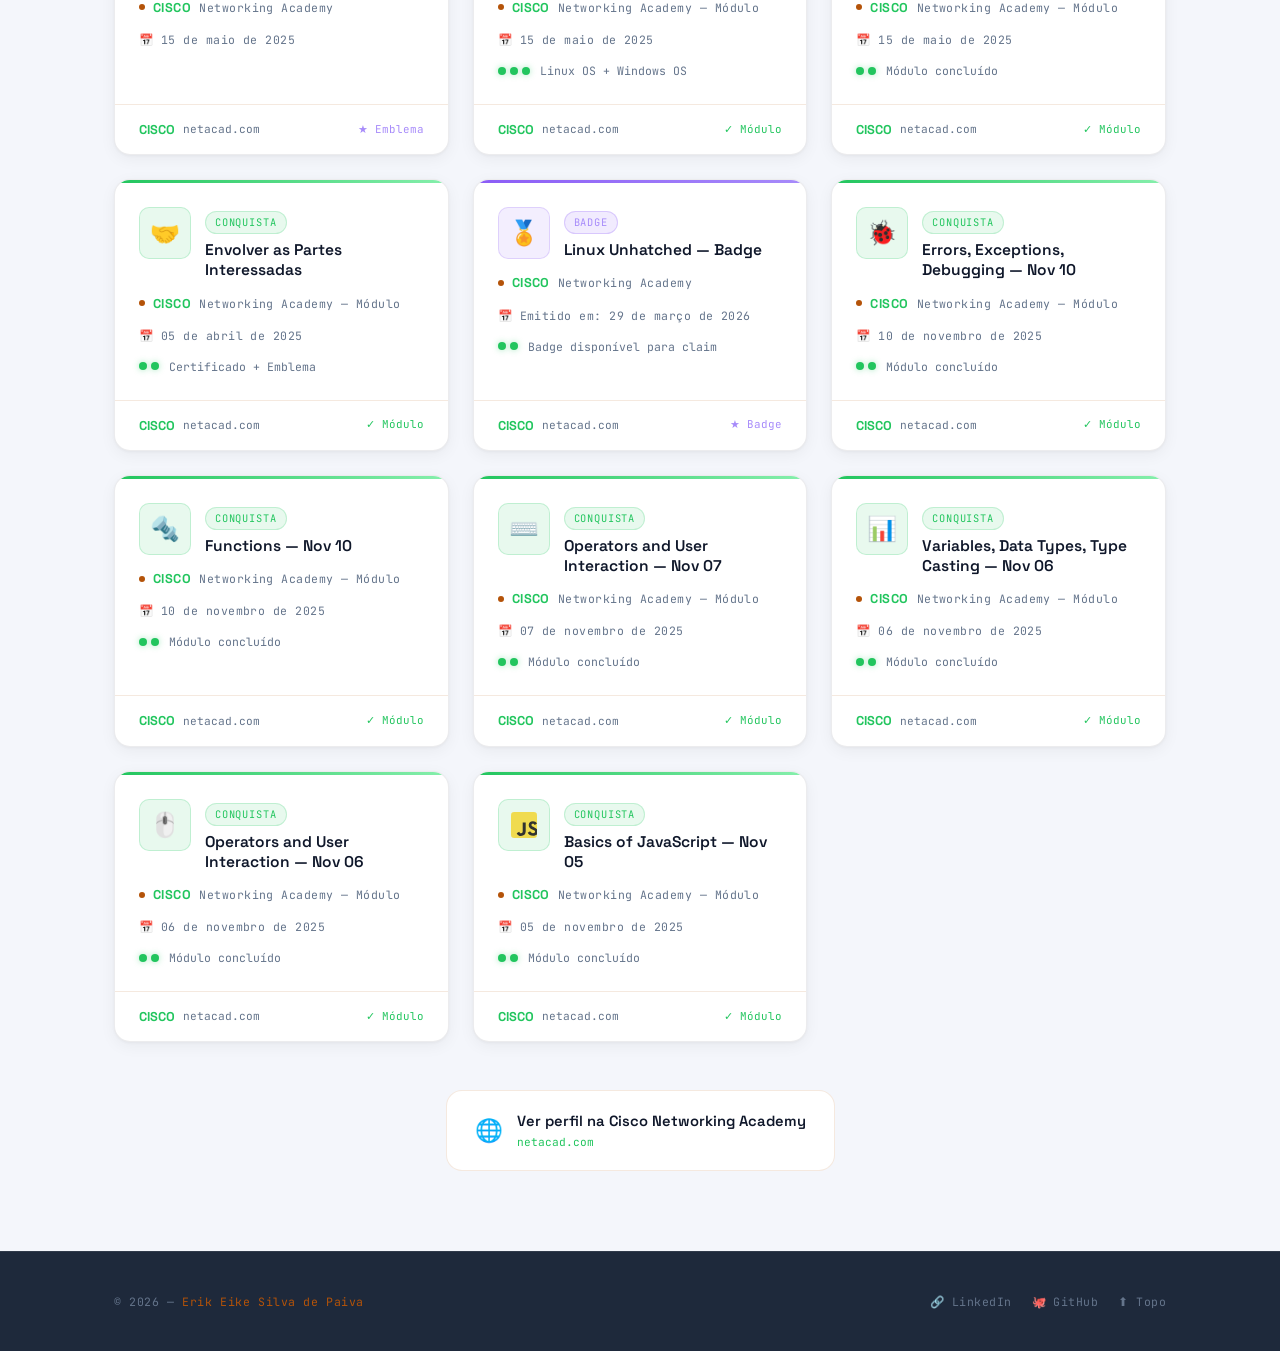
<file: erik-portfolio-main/portifolio/erik-portfolio/pages/Certificados.html>
<!DOCTYPE html>
<html lang="pt-BR">
<head>
  <meta charset="UTF-8">
  <meta name="viewport" content="width=device-width, initial-scale=1.0">
  <title>Erik Eike — Certificados</title>
  <link rel="stylesheet" href="../style/style.css">
  <style>
    /* ── Filtros ── */
    .filter-bar {
      display: flex;
      flex-wrap: wrap;
      gap: 10px;
      margin: 36px 0 32px;
    }

    .filter-btn {
      font-family: var(--font-mono);
      font-size: .75rem;
      letter-spacing: .06em;
      text-transform: uppercase;
      color: var(--muted);
      background: transparent;
      border: 1px solid rgba(139,151,179,.2);
      border-radius: 40px;
      padding: 8px 18px;
      cursor: pointer;
      transition: all var(--trans);
    }

    .filter-btn:hover,
    .filter-btn.active {
      color: var(--gold);
      border-color: var(--gold);
      background: rgba(245,158,11,.07);
    }

    /* ── Grid de certificados ── */
    .cert-grid {
      display: grid;
      grid-template-columns: repeat(auto-fill, minmax(300px, 1fr));
      gap: 24px;
    }

    .cert-card {
      background: var(--navy-card);
      border: 1px solid var(--border);
      border-radius: var(--r-md);
      overflow: hidden;
      display: flex;
      flex-direction: column;
      transition: transform var(--trans), box-shadow var(--trans), border-color var(--trans);
      position: relative;
    }

    .cert-card:hover {
      transform: translateY(-6px);
      border-color: rgba(245,158,11,.4);
      box-shadow: 0 20px 40px rgba(0,0,0,.35), 0 0 30px rgba(245,158,11,.07);
    }

    /* Faixa tipo no topo */
    .cert-type-bar {
      height: 3px;
      width: 100%;
    }
    .cert-type-bar.certificado  { background: linear-gradient(90deg, #f59e0b, #fcd34d); }
    .cert-type-bar.emblema      { background: linear-gradient(90deg, #8b5cf6, #a78bfa); }
    .cert-type-bar.conquista    { background: linear-gradient(90deg, #22c55e, #86efac); }
    .cert-type-bar.curso        { background: linear-gradient(90deg, #3b82f6, #93c5fd); }

    .cert-body {
      padding: 24px;
      flex: 1;
      display: flex;
      flex-direction: column;
      gap: 12px;
    }

    .cert-header {
      display: flex;
      align-items: flex-start;
      gap: 14px;
    }

    /* Ícone SVG estilo Cisco */
    .cert-icon {
      width: 52px;
      height: 52px;
      border-radius: var(--r-sm);
      flex-shrink: 0;
      display: flex;
      align-items: center;
      justify-content: center;
      font-size: 1.5rem;
      position: relative;
    }

    .cert-icon.cisco-green {
      background: rgba(34,197,94,.1);
      border: 1px solid rgba(34,197,94,.2);
    }
    .cert-icon.cisco-purple {
      background: rgba(139,92,246,.1);
      border: 1px solid rgba(139,92,246,.2);
    }
    .cert-icon.cisco-gold {
      background: rgba(245,158,11,.1);
      border: 1px solid var(--border);
    }
    .cert-icon.cisco-blue {
      background: rgba(59,130,246,.1);
      border: 1px solid rgba(59,130,246,.2);
    }

    .cert-meta { flex: 1; }

    .cert-badge {
      display: inline-block;
      font-family: var(--font-mono);
      font-size: .65rem;
      letter-spacing: .08em;
      text-transform: uppercase;
      padding: 2px 9px;
      border-radius: 40px;
      margin-bottom: 6px;
    }

    .cert-badge.certificado { background: rgba(245,158,11,.12); color: var(--gold); border: 1px solid var(--border); }
    .cert-badge.emblema     { background: rgba(139,92,246,.12); color: #a78bfa; border: 1px solid rgba(139,92,246,.25); }
    .cert-badge.conquista   { background: rgba(34,197,94,.1);   color: #22c55e; border: 1px solid rgba(34,197,94,.2); }
    .cert-badge.curso       { background: rgba(59,130,246,.1);  color: #93c5fd; border: 1px solid rgba(59,130,246,.2); }

    .cert-name {
      font-family: var(--font-display);
      font-size: .97rem;
      font-weight: 600;
      color: var(--ice);
      line-height: 1.3;
    }

    .cert-issuer {
      display: flex;
      align-items: center;
      gap: 8px;
      font-family: var(--font-mono);
      font-size: .72rem;
      color: var(--muted);
      letter-spacing: .04em;
    }

    .issuer-dot {
      width: 6px; height: 6px;
      border-radius: 50%;
      background: var(--gold);
      flex-shrink: 0;
    }

    .cert-date {
      font-family: var(--font-mono);
      font-size: .72rem;
      color: var(--muted);
      letter-spacing: .04em;
    }

    /* Barra de progresso do módulo */
    .cert-modules {
      display: flex;
      align-items: center;
      gap: 10px;
      font-family: var(--font-mono);
      font-size: .72rem;
      color: var(--muted);
    }

    .module-dots {
      display: flex;
      gap: 4px;
    }

    .module-dot {
      width: 8px; height: 8px;
      border-radius: 50%;
      background: rgba(34,197,94,.3);
    }

    .module-dot.done {
      background: #22c55e;
      box-shadow: 0 0 6px rgba(34,197,94,.4);
    }

    /* Rodapé do card */
    .cert-footer {
      padding: 14px 24px;
      border-top: 1px solid var(--border);
      display: flex;
      justify-content: space-between;
      align-items: center;
    }

    .cert-platform {
      display: flex;
      align-items: center;
      gap: 8px;
      font-family: var(--font-mono);
      font-size: .7rem;
      color: var(--muted);
    }

    .cisco-logo {
      font-size: .8rem;
      color: #22c55e;
      font-weight: 700;
      font-family: var(--font-display);
    }

    /* Resumo de stats */
    .cert-summary {
      display: grid;
      grid-template-columns: repeat(3, 1fr);
      gap: 1px;
      background: var(--border);
      border: 1px solid var(--border);
      border-radius: var(--r-md);
      overflow: hidden;
      margin-bottom: 48px;
    }

    .cert-stat {
      background: var(--navy-card);
      padding: 24px 20px;
      text-align: center;
    }

    .cert-stat-num {
      font-family: var(--font-display);
      font-size: 2rem;
      font-weight: 700;
      color: var(--gold);
      line-height: 1;
      margin-bottom: 4px;
    }

    .cert-stat-label {
      font-family: var(--font-mono);
      font-size: .7rem;
      color: var(--muted);
      letter-spacing: .06em;
      text-transform: uppercase;
    }

    /* Hidden/filter */
    .cert-card[data-hidden="true"] {
      display: none;
    }

    @media (max-width: 640px) {
      .cert-grid { grid-template-columns: 1fr; }
      .cert-summary { grid-template-columns: repeat(3, 1fr); }
    }
  </style>
</head>
<body>
<a name="topo"></a>

<header>
  <div class="container">
    <h1><span>Erik Eike</span> Silva de Paiva</h1>
    <input type="checkbox" id="menu-toggle" class="menu-toggle">
    <label for="menu-toggle" class="menu-icon" aria-label="Menu">
      <span></span><span></span><span></span>
    </label>
    <nav>
      <a href="index.html">Início</a>
      <a href="Historia.html">História</a>
      <a href="Sobre.html">Sobre</a>
      <a href="Projetos.html">Projetos</a>
      <a href="Certificados.html" class="active">Certificados</a>
      <a href="Fotos.html">Fotos</a>
      <a href="Contatos.html">Contatos</a>
      <a href="Contato.html">Contato</a>
    </nav>
    <button id="theme-toggle" aria-label="Alternar tema" style="background:none;border:none;cursor:pointer;font-size:1.25rem;line-height:1;padding:6px;border-radius:50%;transition:background var(--trans)" onmouseover="this.style.background='var(--gold-dim)'" onmouseout="this.style.background='none'">🌙</button>
  </div>
</header>

<main>

  <section class="page-header">
    <div class="container">
      <div class="section-label">// cisco networking academy</div>
      <h2 class="section-title">Certificados & Conquistas</h2>
      <p class="section-sub">Cursos, módulos e badges conquistados na Cisco Networking Academy — <strong style="color:var(--gold)">20+ conquistas registradas</strong></p>
    </div>
  </section>

  <section>
    <div class="container">

      <!-- RESUMO -->
      <div class="cert-summary">
        <div class="cert-stat">
          <div class="cert-stat-num">3</div>
          <div class="cert-stat-label">Cursos Concluídos</div>
        </div>
        <div class="cert-stat">
          <div class="cert-stat-num">4</div>
          <div class="cert-stat-label">Badges & Emblemas</div>
        </div>
        <div class="cert-stat">
          <div class="cert-stat-num">22+</div>
          <div class="cert-stat-label">Conquistas</div>
        </div>
      </div>

      <!-- FILTROS -->
      <div class="filter-bar">
        <button class="filter-btn active" data-filter="all">Todos</button>
        <button class="filter-btn" data-filter="certificado">Certificados</button>
        <button class="filter-btn" data-filter="emblema">Badges & Emblemas</button>
        <button class="filter-btn" data-filter="conquista">Conquistas (Módulos)</button>
      </div>

      <!-- GRID -->
      <div class="cert-grid" id="cert-grid">

        <!-- 1 - Certificado Linux Unhatched -->
        <div class="cert-card" data-type="certificado">
          <div class="cert-type-bar certificado"></div>
          <div class="cert-body">
            <div class="cert-header">
              <div class="cert-icon cisco-gold">🐧</div>
              <div class="cert-meta">
                <span class="cert-badge certificado">Certificado</span>
                <div class="cert-name">Linux Unhatched</div>
              </div>
            </div>
            <div class="cert-issuer">
              <span class="issuer-dot"></span>
              <span class="cisco-logo">CISCO</span>
              Networking Academy
            </div>
            <div class="cert-date">📅 Emitido em: 29 de março de 2026</div>
          </div>
          <div class="cert-footer">
            <div class="cert-platform">
              <span class="cisco-logo">CISCO</span>
              <span>netacad.com</span>
            </div>
            <span style="font-family:var(--font-mono);font-size:.68rem;color:#22c55e">✓ Concluído</span>
          </div>
        </div>

        <!-- 2 - Emblema Linux Unhatched -->
        <div class="cert-card" data-type="emblema">
          <div class="cert-type-bar emblema"></div>
          <div class="cert-body">
            <div class="cert-header">
              <div class="cert-icon cisco-purple">🏅</div>
              <div class="cert-meta">
                <span class="cert-badge emblema">Emblema</span>
                <div class="cert-name">Linux Unhatched</div>
              </div>
            </div>
            <div class="cert-issuer">
              <span class="issuer-dot"></span>
              <span class="cisco-logo">CISCO</span>
              Networking Academy
            </div>
            <div class="cert-date">📅 Emitido em: 2026</div>
          </div>
          <div class="cert-footer">
            <div class="cert-platform">
              <span class="cisco-logo">CISCO</span>
              <span>netacad.com</span>
            </div>
            <span style="font-family:var(--font-mono);font-size:.68rem;color:#a78bfa">★ Emblema</span>
          </div>
        </div>

        <!-- 3 - Conquista Funções -->
        <div class="cert-card" data-type="conquista">
          <div class="cert-type-bar conquista"></div>
          <div class="cert-body">
            <div class="cert-header">
              <div class="cert-icon cisco-green">⚙️</div>
              <div class="cert-meta">
                <span class="cert-badge conquista">Conquista</span>
                <div class="cert-name">Funções</div>
              </div>
            </div>
            <div class="cert-issuer">
              <span class="issuer-dot"></span>
              <span class="cisco-logo">CISCO</span>
              Networking Academy — Módulo
            </div>
            <div class="cert-date">📅 24 de novembro de 2025</div>
            <div class="cert-modules">
              <div class="module-dots">
                <div class="module-dot done"></div>
                <div class="module-dot done"></div>
              </div>
              <span>Módulo concluído</span>
            </div>
          </div>
          <div class="cert-footer">
            <div class="cert-platform"><span class="cisco-logo">CISCO</span><span>netacad.com</span></div>
            <span style="font-family:var(--font-mono);font-size:.68rem;color:#22c55e">✓ Módulo</span>
          </div>
        </div>

        <!-- 4 - Conquista Erros e Exceções -->
        <div class="cert-card" data-type="conquista">
          <div class="cert-type-bar conquista"></div>
          <div class="cert-body">
            <div class="cert-header">
              <div class="cert-icon cisco-green">🔧</div>
              <div class="cert-meta">
                <span class="cert-badge conquista">Conquista</span>
                <div class="cert-name">Erros, Exceções e Testes</div>
              </div>
            </div>
            <div class="cert-issuer">
              <span class="issuer-dot"></span>
              <span class="cisco-logo">CISCO</span>
              Networking Academy — Módulo
            </div>
            <div class="cert-date">📅 11 de novembro de 2025</div>
            <div class="cert-modules">
              <div class="module-dots">
                <div class="module-dot done"></div>
                <div class="module-dot done"></div>
              </div>
              <span>Módulo concluído</span>
            </div>
          </div>
          <div class="cert-footer">
            <div class="cert-platform"><span class="cisco-logo">CISCO</span><span>netacad.com</span></div>
            <span style="font-family:var(--font-mono);font-size:.68rem;color:#22c55e">✓ Módulo</span>
          </div>
        </div>

        <!-- 5 - Conquista Execução Condicional -->
        <div class="cert-card" data-type="conquista">
          <div class="cert-type-bar conquista"></div>
          <div class="cert-body">
            <div class="cert-header">
              <div class="cert-icon cisco-green">🔀</div>
              <div class="cert-meta">
                <span class="cert-badge conquista">Conquista</span>
                <div class="cert-name">Execução Condicional</div>
              </div>
            </div>
            <div class="cert-issuer">
              <span class="issuer-dot"></span>
              <span class="cisco-logo">CISCO</span>
              Networking Academy — Módulo
            </div>
            <div class="cert-date">📅 07 de novembro de 2025</div>
            <div class="cert-modules">
              <div class="module-dots">
                <div class="module-dot done"></div>
                <div class="module-dot done"></div>
              </div>
              <span>Módulo concluído</span>
            </div>
          </div>
          <div class="cert-footer">
            <div class="cert-platform"><span class="cisco-logo">CISCO</span><span>netacad.com</span></div>
            <span style="font-family:var(--font-mono);font-size:.68rem;color:#22c55e">✓ Módulo</span>
          </div>
        </div>

        <!-- 6 - Conquista Condicionais Avançadas -->
        <div class="cert-card" data-type="conquista">
          <div class="cert-type-bar conquista"></div>
          <div class="cert-body">
            <div class="cert-header">
              <div class="cert-icon cisco-green">🔁</div>
              <div class="cert-meta">
                <span class="cert-badge conquista">Conquista</span>
                <div class="cert-name">Condicionais Avançadas e Loops</div>
              </div>
            </div>
            <div class="cert-issuer">
              <span class="issuer-dot"></span>
              <span class="cisco-logo">CISCO</span>
              Networking Academy — Módulo
            </div>
            <div class="cert-date">📅 24 de novembro de 2025</div>
            <div class="cert-modules">
              <div class="module-dots">
                <div class="module-dot done"></div>
                <div class="module-dot done"></div>
              </div>
              <span>Módulo concluído</span>
            </div>
          </div>
          <div class="cert-footer">
            <div class="cert-platform"><span class="cisco-logo">CISCO</span><span>netacad.com</span></div>
            <span style="font-family:var(--font-mono);font-size:.68rem;color:#22c55e">✓ Módulo</span>
          </div>
        </div>

        <!-- 7 - Conquista Variáveis e Tipos de Dados -->
        <div class="cert-card" data-type="conquista">
          <div class="cert-type-bar conquista"></div>
          <div class="cert-body">
            <div class="cert-header">
              <div class="cert-icon cisco-green">📦</div>
              <div class="cert-meta">
                <span class="cert-badge conquista">Conquista</span>
                <div class="cert-name">Variáveis, Tipos de Dados e Conversão</div>
              </div>
            </div>
            <div class="cert-issuer">
              <span class="issuer-dot"></span>
              <span class="cisco-logo">CISCO</span>
              Networking Academy — Módulo
            </div>
            <div class="cert-date">📅 07 de novembro de 2025</div>
            <div class="cert-modules">
              <div class="module-dots">
                <div class="module-dot done"></div>
                <div class="module-dot done"></div>
              </div>
              <span>Módulo concluído</span>
            </div>
          </div>
          <div class="cert-footer">
            <div class="cert-platform"><span class="cisco-logo">CISCO</span><span>netacad.com</span></div>
            <span style="font-family:var(--font-mono);font-size:.68rem;color:#22c55e">✓ Módulo</span>
          </div>
        </div>

        <!-- 8 - Conquista Noções básicas de JS -->
        <div class="cert-card" data-type="conquista">
          <div class="cert-type-bar conquista"></div>
          <div class="cert-body">
            <div class="cert-header">
              <div class="cert-icon cisco-green">
                <svg width="26" height="26" viewBox="0 0 32 32" fill="none">
                  <rect width="32" height="32" rx="4" fill="#f0db4f"/>
                  <path d="M7 26l3-1.8c.6 1 1.1 1.9 2.4 1.9 1.2 0 2-.5 2-2.4V13h3.7v10.8c0 4-2.3 5.7-5.8 5.7C9.7 29.5 8 28.3 7 26zm13.5-.4l3-1.8c.8 1.3 1.8 2.3 3.6 2.3 1.5 0 2.5-.8 2.5-1.8 0-1.2-.9-1.7-2.6-2.4l-.9-.4c-2.6-1.1-4.3-2.5-4.3-5.4 0-2.7 2-4.7 5.2-4.7 2.2 0 3.8.8 5 2.9l-2.8 1.8c-.6-1.1-1.3-1.5-2.3-1.5-1 0-1.7.7-1.7 1.5 0 1.1.7 1.5 2.2 2.2l.9.4c3 1.3 4.8 2.7 4.8 5.6 0 3.2-2.5 5-5.9 5-3.3 0-5.4-1.6-6.7-3.7z" fill="#323330"/>
                </svg>
              </div>
              <div class="cert-meta">
                <span class="cert-badge conquista">Conquista</span>
                <div class="cert-name">Noções básicas de JavaScript</div>
              </div>
            </div>
            <div class="cert-issuer">
              <span class="issuer-dot"></span>
              <span class="cisco-logo">CISCO</span>
              Networking Academy — Módulo
            </div>
            <div class="cert-date">📅 07 de novembro de 2025</div>
            <div class="cert-modules">
              <div class="module-dots">
                <div class="module-dot done"></div>
                <div class="module-dot done"></div>
              </div>
              <span>Módulo concluído</span>
            </div>
          </div>
          <div class="cert-footer">
            <div class="cert-platform"><span class="cisco-logo">CISCO</span><span>netacad.com</span></div>
            <span style="font-family:var(--font-mono);font-size:.68rem;color:#22c55e">✓ Módulo</span>
          </div>
        </div>

        <!-- 9 - Certificado Noções básicas de Redes -->
        <div class="cert-card" data-type="certificado">
          <div class="cert-type-bar certificado"></div>
          <div class="cert-body">
            <div class="cert-header">
              <div class="cert-icon cisco-gold">🌐</div>
              <div class="cert-meta">
                <span class="cert-badge certificado">Certificado</span>
                <div class="cert-name">Noções básicas de Redes</div>
              </div>
            </div>
            <div class="cert-issuer">
              <span class="issuer-dot"></span>
              <span class="cisco-logo">CISCO</span>
              Networking Academy
            </div>
            <div class="cert-date">📅 15 de maio de 2025</div>
          </div>
          <div class="cert-footer">
            <div class="cert-platform"><span class="cisco-logo">CISCO</span><span>netacad.com</span></div>
            <span style="font-family:var(--font-mono);font-size:.68rem;color:#22c55e">✓ Concluído</span>
          </div>
        </div>

        <!-- 10 - Emblema Noções básicas de Redes -->
        <div class="cert-card" data-type="emblema">
          <div class="cert-type-bar emblema"></div>
          <div class="cert-body">
            <div class="cert-header">
              <div class="cert-icon cisco-purple">🏅</div>
              <div class="cert-meta">
                <span class="cert-badge emblema">Emblema</span>
                <div class="cert-name">Noções básicas de Redes</div>
              </div>
            </div>
            <div class="cert-issuer">
              <span class="issuer-dot"></span>
              <span class="cisco-logo">CISCO</span>
              Networking Academy
            </div>
            <div class="cert-date">📅 15 de maio de 2025</div>
          </div>
          <div class="cert-footer">
            <div class="cert-platform"><span class="cisco-logo">CISCO</span><span>netacad.com</span></div>
            <span style="font-family:var(--font-mono);font-size:.68rem;color:#a78bfa">★ Emblema</span>
          </div>
        </div>

        <!-- 11 - Conquista Sistemas Operacionais -->
        <div class="cert-card" data-type="conquista">
          <div class="cert-type-bar conquista"></div>
          <div class="cert-body">
            <div class="cert-header">
              <div class="cert-icon cisco-green">🖥️</div>
              <div class="cert-meta">
                <span class="cert-badge conquista">Conquista</span>
                <div class="cert-name">Sistemas Operacionais</div>
              </div>
            </div>
            <div class="cert-issuer">
              <span class="issuer-dot"></span>
              <span class="cisco-logo">CISCO</span>
              Networking Academy — Módulo
            </div>
            <div class="cert-date">📅 15 de maio de 2025</div>
            <div class="cert-modules">
              <div class="module-dots">
                <div class="module-dot done"></div>
                <div class="module-dot done"></div>
                <div class="module-dot done"></div>
              </div>
              <span>Linux OS + Windows OS</span>
            </div>
          </div>
          <div class="cert-footer">
            <div class="cert-platform"><span class="cisco-logo">CISCO</span><span>netacad.com</span></div>
            <span style="font-family:var(--font-mono);font-size:.68rem;color:#22c55e">✓ Módulo</span>
          </div>
        </div>

        <!-- 12 - Conquista Conectividade -->
        <div class="cert-card" data-type="conquista">
          <div class="cert-type-bar conquista"></div>
          <div class="cert-body">
            <div class="cert-header">
              <div class="cert-icon cisco-green">🔌</div>
              <div class="cert-meta">
                <span class="cert-badge conquista">Conquista</span>
                <div class="cert-name">Conectividade de Rede</div>
              </div>
            </div>
            <div class="cert-issuer">
              <span class="issuer-dot"></span>
              <span class="cisco-logo">CISCO</span>
              Networking Academy — Módulo
            </div>
            <div class="cert-date">📅 15 de maio de 2025</div>
            <div class="cert-modules">
              <div class="module-dots">
                <div class="module-dot done"></div>
                <div class="module-dot done"></div>
              </div>
              <span>Módulo concluído</span>
            </div>
          </div>
          <div class="cert-footer">
            <div class="cert-platform"><span class="cisco-logo">CISCO</span><span>netacad.com</span></div>
            <span style="font-family:var(--font-mono);font-size:.68rem;color:#22c55e">✓ Módulo</span>
          </div>
        </div>

        <!-- 13 - Conquista Envolver as partes interessadas -->
        <div class="cert-card" data-type="conquista">
          <div class="cert-type-bar conquista"></div>
          <div class="cert-body">
            <div class="cert-header">
              <div class="cert-icon cisco-green">🤝</div>
              <div class="cert-meta">
                <span class="cert-badge conquista">Conquista</span>
                <div class="cert-name">Envolver as Partes Interessadas</div>
              </div>
            </div>
            <div class="cert-issuer">
              <span class="issuer-dot"></span>
              <span class="cisco-logo">CISCO</span>
              Networking Academy — Módulo
            </div>
            <div class="cert-date">📅 05 de abril de 2025</div>
            <div class="cert-modules">
              <div class="module-dots">
                <div class="module-dot done"></div>
                <div class="module-dot done"></div>
              </div>
              <span>Certificado + Emblema</span>
            </div>
          </div>
          <div class="cert-footer">
            <div class="cert-platform"><span class="cisco-logo">CISCO</span><span>netacad.com</span></div>
            <span style="font-family:var(--font-mono);font-size:.68rem;color:#22c55e">✓ Módulo</span>
          </div>
        </div>

        <!-- 14 - Badge Linux Unhatched (Claim) -->
        <div class="cert-card" data-type="emblema">
          <div class="cert-type-bar emblema"></div>
          <div class="cert-body">
            <div class="cert-header">
              <div class="cert-icon cisco-purple">🏅</div>
              <div class="cert-meta">
                <span class="cert-badge emblema">Badge</span>
                <div class="cert-name">Linux Unhatched — Badge</div>
              </div>
            </div>
            <div class="cert-issuer">
              <span class="issuer-dot"></span>
              <span class="cisco-logo">CISCO</span>
              Networking Academy
            </div>
            <div class="cert-date">📅 Emitido em: 29 de março de 2026</div>
            <div class="cert-modules">
              <div class="module-dots">
                <div class="module-dot done"></div>
                <div class="module-dot done"></div>
              </div>
              <span>Badge disponível para claim</span>
            </div>
          </div>
          <div class="cert-footer">
            <div class="cert-platform"><span class="cisco-logo">CISCO</span><span>netacad.com</span></div>
            <span style="font-family:var(--font-mono);font-size:.68rem;color:#a78bfa">★ Badge</span>
          </div>
        </div>

        <!-- 15 - Conquista Errors, Exceptions, Debugging (Nov 10 - 2ª ocorrência) -->
        <div class="cert-card" data-type="conquista">
          <div class="cert-type-bar conquista"></div>
          <div class="cert-body">
            <div class="cert-header">
              <div class="cert-icon cisco-green">🐞</div>
              <div class="cert-meta">
                <span class="cert-badge conquista">Conquista</span>
                <div class="cert-name">Errors, Exceptions, Debugging — Nov 10</div>
              </div>
            </div>
            <div class="cert-issuer">
              <span class="issuer-dot"></span>
              <span class="cisco-logo">CISCO</span>
              Networking Academy — Módulo
            </div>
            <div class="cert-date">📅 10 de novembro de 2025</div>
            <div class="cert-modules">
              <div class="module-dots">
                <div class="module-dot done"></div>
                <div class="module-dot done"></div>
              </div>
              <span>Módulo concluído</span>
            </div>
          </div>
          <div class="cert-footer">
            <div class="cert-platform"><span class="cisco-logo">CISCO</span><span>netacad.com</span></div>
            <span style="font-family:var(--font-mono);font-size:.68rem;color:#22c55e">✓ Módulo</span>
          </div>
        </div>

        <!-- 16 - Conquista Functions (Nov 10 - 2ª ocorrência) -->
        <div class="cert-card" data-type="conquista">
          <div class="cert-type-bar conquista"></div>
          <div class="cert-body">
            <div class="cert-header">
              <div class="cert-icon cisco-green">🔩</div>
              <div class="cert-meta">
                <span class="cert-badge conquista">Conquista</span>
                <div class="cert-name">Functions — Nov 10</div>
              </div>
            </div>
            <div class="cert-issuer">
              <span class="issuer-dot"></span>
              <span class="cisco-logo">CISCO</span>
              Networking Academy — Módulo
            </div>
            <div class="cert-date">📅 10 de novembro de 2025</div>
            <div class="cert-modules">
              <div class="module-dots">
                <div class="module-dot done"></div>
                <div class="module-dot done"></div>
              </div>
              <span>Módulo concluído</span>
            </div>
          </div>
          <div class="cert-footer">
            <div class="cert-platform"><span class="cisco-logo">CISCO</span><span>netacad.com</span></div>
            <span style="font-family:var(--font-mono);font-size:.68rem;color:#22c55e">✓ Módulo</span>
          </div>
        </div>

        <!-- 17 - Conquista Operators and User Interaction (Nov 07) -->
        <div class="cert-card" data-type="conquista">
          <div class="cert-type-bar conquista"></div>
          <div class="cert-body">
            <div class="cert-header">
              <div class="cert-icon cisco-green">⌨️</div>
              <div class="cert-meta">
                <span class="cert-badge conquista">Conquista</span>
                <div class="cert-name">Operators and User Interaction — Nov 07</div>
              </div>
            </div>
            <div class="cert-issuer">
              <span class="issuer-dot"></span>
              <span class="cisco-logo">CISCO</span>
              Networking Academy — Módulo
            </div>
            <div class="cert-date">📅 07 de novembro de 2025</div>
            <div class="cert-modules">
              <div class="module-dots">
                <div class="module-dot done"></div>
                <div class="module-dot done"></div>
              </div>
              <span>Módulo concluído</span>
            </div>
          </div>
          <div class="cert-footer">
            <div class="cert-platform"><span class="cisco-logo">CISCO</span><span>netacad.com</span></div>
            <span style="font-family:var(--font-mono);font-size:.68rem;color:#22c55e">✓ Módulo</span>
          </div>
        </div>

        <!-- 18 - Conquista Variables, Data Types Nov 06 -->
        <div class="cert-card" data-type="conquista">
          <div class="cert-type-bar conquista"></div>
          <div class="cert-body">
            <div class="cert-header">
              <div class="cert-icon cisco-green">📊</div>
              <div class="cert-meta">
                <span class="cert-badge conquista">Conquista</span>
                <div class="cert-name">Variables, Data Types, Type Casting — Nov 06</div>
              </div>
            </div>
            <div class="cert-issuer">
              <span class="issuer-dot"></span>
              <span class="cisco-logo">CISCO</span>
              Networking Academy — Módulo
            </div>
            <div class="cert-date">📅 06 de novembro de 2025</div>
            <div class="cert-modules">
              <div class="module-dots">
                <div class="module-dot done"></div>
                <div class="module-dot done"></div>
              </div>
              <span>Módulo concluído</span>
            </div>
          </div>
          <div class="cert-footer">
            <div class="cert-platform"><span class="cisco-logo">CISCO</span><span>netacad.com</span></div>
            <span style="font-family:var(--font-mono);font-size:.68rem;color:#22c55e">✓ Módulo</span>
          </div>
        </div>

        <!-- 19 - Conquista Operators and User Interaction (Nov 06) -->
        <div class="cert-card" data-type="conquista">
          <div class="cert-type-bar conquista"></div>
          <div class="cert-body">
            <div class="cert-header">
              <div class="cert-icon cisco-green">🖱️</div>
              <div class="cert-meta">
                <span class="cert-badge conquista">Conquista</span>
                <div class="cert-name">Operators and User Interaction — Nov 06</div>
              </div>
            </div>
            <div class="cert-issuer">
              <span class="issuer-dot"></span>
              <span class="cisco-logo">CISCO</span>
              Networking Academy — Módulo
            </div>
            <div class="cert-date">📅 06 de novembro de 2025</div>
            <div class="cert-modules">
              <div class="module-dots">
                <div class="module-dot done"></div>
                <div class="module-dot done"></div>
              </div>
              <span>Módulo concluído</span>
            </div>
          </div>
          <div class="cert-footer">
            <div class="cert-platform"><span class="cisco-logo">CISCO</span><span>netacad.com</span></div>
            <span style="font-family:var(--font-mono);font-size:.68rem;color:#22c55e">✓ Módulo</span>
          </div>
        </div>

        <!-- 20 - Conquista Basics of JavaScript (Nov 05) -->
        <div class="cert-card" data-type="conquista">
          <div class="cert-type-bar conquista"></div>
          <div class="cert-body">
            <div class="cert-header">
              <div class="cert-icon cisco-green">
                <svg width="26" height="26" viewBox="0 0 32 32" fill="none">
                  <rect width="32" height="32" rx="4" fill="#f0db4f"/>
                  <path d="M7 26l3-1.8c.6 1 1.1 1.9 2.4 1.9 1.2 0 2-.5 2-2.4V13h3.7v10.8c0 4-2.3 5.7-5.8 5.7C9.7 29.5 8 28.3 7 26zm13.5-.4l3-1.8c.8 1.3 1.8 2.3 3.6 2.3 1.5 0 2.5-.8 2.5-1.8 0-1.2-.9-1.7-2.6-2.4l-.9-.4c-2.6-1.1-4.3-2.5-4.3-5.4 0-2.7 2-4.7 5.2-4.7 2.2 0 3.8.8 5 2.9l-2.8 1.8c-.6-1.1-1.3-1.5-2.3-1.5-1 0-1.7.7-1.7 1.5 0 1.1.7 1.5 2.2 2.2l.9.4c3 1.3 4.8 2.7 4.8 5.6 0 3.2-2.5 5-5.9 5-3.3 0-5.4-1.6-6.7-3.7z" fill="#323330"/>
                </svg>
              </div>
              <div class="cert-meta">
                <span class="cert-badge conquista">Conquista</span>
                <div class="cert-name">Basics of JavaScript — Nov 05</div>
              </div>
            </div>
            <div class="cert-issuer">
              <span class="issuer-dot"></span>
              <span class="cisco-logo">CISCO</span>
              Networking Academy — Módulo
            </div>
            <div class="cert-date">📅 05 de novembro de 2025</div>
            <div class="cert-modules">
              <div class="module-dots">
                <div class="module-dot done"></div>
                <div class="module-dot done"></div>
              </div>
              <span>Módulo concluído</span>
            </div>
          </div>
          <div class="cert-footer">
            <div class="cert-platform"><span class="cisco-logo">CISCO</span><span>netacad.com</span></div>
            <span style="font-family:var(--font-mono);font-size:.68rem;color:#22c55e">✓ Módulo</span>
          </div>
        </div>

      </div><!-- /cert-grid -->

      <!-- Link Cisco -->
      <div style="text-align:center;margin-top:48px">
        <a href="https://www.netacad.com" target="_blank" style="display:inline-flex;align-items:center;gap:14px;background:var(--navy-card);border:1px solid var(--border);border-radius:var(--r-md);padding:18px 28px;transition:border-color var(--trans),transform var(--trans)" onmouseover="this.style.borderColor='rgba(34,197,94,.4)';this.style.transform='translateY(-3px)'" onmouseout="this.style.borderColor='';this.style.transform=''">
          <span style="font-size:1.4rem">🌐</span>
          <div style="text-align:left">
            <div style="font-family:var(--font-display);font-weight:600;color:var(--ice);font-size:.92rem">Ver perfil na Cisco Networking Academy</div>
            <div style="font-family:var(--font-mono);font-size:.7rem;color:#22c55e">netacad.com</div>
          </div>
        </a>
      </div>

    </div>
  </section>

</main>

<footer>
  <div class="container">
    <p class="footer-copy">&copy; 2026 — <span>Erik Eike Silva de Paiva</span></p>
    <div style="display:flex;gap:20px;align-items:center">
      <a href="https://www.linkedin.com/in/erik-eike-silva-459770367/" target="_blank" class="footer-back">🔗 LinkedIn</a>
      <a href="https://github.com/Erik_Eike_Silva" target="_blank" class="footer-back">🐙 GitHub</a>
      <a href="#topo" class="footer-back">⬆ Topo</a>
    </div>
  </div>
</footer>

<script src="../js/script.js"></script>
<script>
// ── Filtro de certificados ────────────────────────────────
const filterBtns = document.querySelectorAll('.filter-btn');
const cards = document.querySelectorAll('.cert-card');

filterBtns.forEach(btn => {
  btn.addEventListener('click', () => {
    filterBtns.forEach(b => b.classList.remove('active'));
    btn.classList.add('active');

    const filter = btn.dataset.filter;
    cards.forEach(card => {
      if (filter === 'all' || card.dataset.type === filter) {
        card.removeAttribute('data-hidden');
      } else {
        card.setAttribute('data-hidden', 'true');
      }
    });
  });
});
</script>
</body>
</html>
</file>
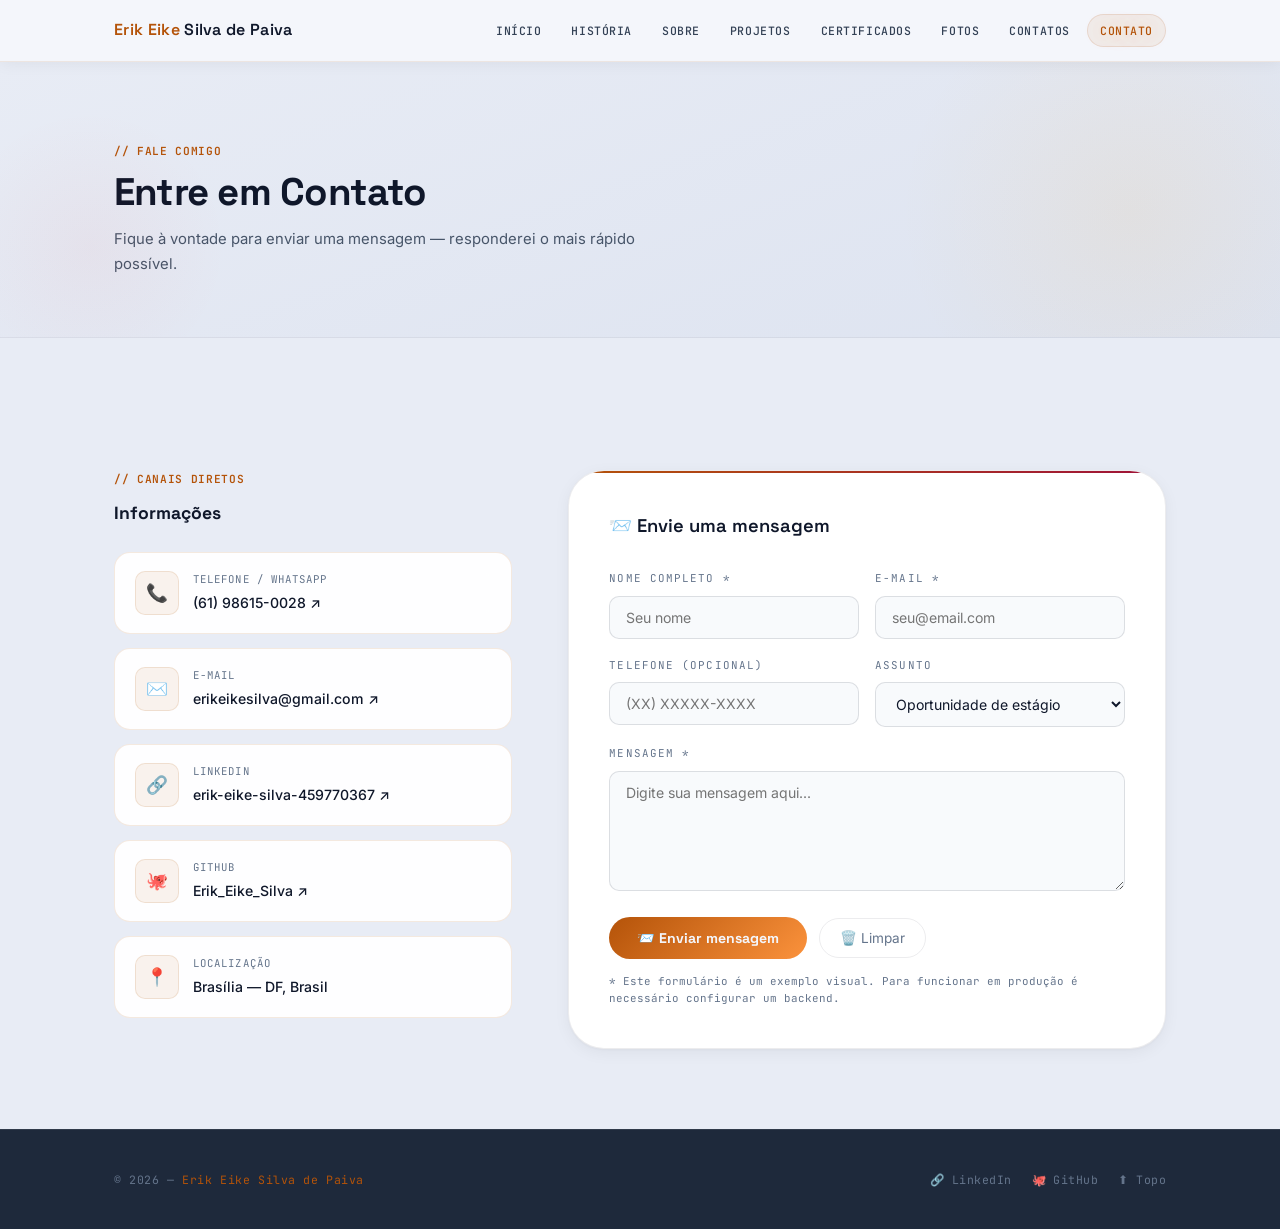
<file: erik-portfolio-main/portifolio/erik-portfolio/pages/Contato.html>
<!DOCTYPE html>
<html lang="pt-BR">
<head>
  <meta charset="UTF-8">
  <meta name="viewport" content="width=device-width, initial-scale=1.0">
  <title>Erik Eike — Contato</title>
  <link rel="stylesheet" href="../style/style.css">
</head>
<body>
<a name="topo"></a>

<header>
  <div class="container">
    <h1><span>Erik Eike</span> Silva de Paiva</h1>
    <input type="checkbox" id="menu-toggle" class="menu-toggle">
    <label for="menu-toggle" class="menu-icon" aria-label="Menu">
      <span></span><span></span><span></span>
    </label>
    <nav>
      <a href="index.html">Início</a>
      <a href="Historia.html">História</a>
      <a href="Sobre.html">Sobre</a>
      <a href="Projetos.html">Projetos</a>
      <a href="Certificados.html">Certificados</a>
      <a href="Fotos.html">Fotos</a>
      <a href="Contatos.html">Contatos</a>
      <a href="Contato.html" class="active">Contato</a>
    </nav>
  </div>
</header>

<main>

  <section class="page-header">
    <div class="container">
      <div class="section-label">// fale comigo</div>
      <h2 class="section-title">Entre em Contato</h2>
      <p class="section-sub">Fique à vontade para enviar uma mensagem — responderei o mais rápido possível.</p>
    </div>
  </section>

  <section class="contact-section">
    <div class="container">
      <div class="contact-grid">

        <!-- INFO -->
        <div>
          <div class="section-label">// canais diretos</div>
          <h3 style="font-family:var(--font-display);font-size:1.1rem;color:var(--ice);margin-bottom:24px">Informações</h3>
          <div class="contact-info-list">
            <a href="https://wa.me/5561986150028" target="_blank" class="contact-info-item" style="text-decoration:none;display:flex;align-items:center;gap:14px;transition:opacity .2s" onmouseover="this.style.opacity='.75'" onmouseout="this.style.opacity='1'">
              <div class="contact-icon">📞</div>
              <div>
                <div class="contact-label">Telefone / WhatsApp</div>
                <div class="contact-value">(61) 98615-0028 ↗</div>
              </div>
            </a>
            <a href="mailto:erikeikesilva@gmail.com?subject=Contato%20via%20Portfólio" class="contact-info-item" style="text-decoration:none;display:flex;align-items:center;gap:14px;transition:opacity .2s" onmouseover="this.style.opacity='.75'" onmouseout="this.style.opacity='1'">
              <div class="contact-icon">✉️</div>
              <div>
                <div class="contact-label">E-mail</div>
                <div class="contact-value">erikeikesilva@gmail.com ↗</div>
              </div>
            </a>
            <a href="https://www.linkedin.com/in/erik-eike-silva-459770367/" target="_blank" class="contact-info-item" style="text-decoration:none;display:flex;align-items:center;gap:14px;transition:opacity .2s" onmouseover="this.style.opacity='.75'" onmouseout="this.style.opacity='1'">
              <div class="contact-icon">🔗</div>
              <div>
                <div class="contact-label">LinkedIn</div>
                <div class="contact-value">erik-eike-silva-459770367 ↗</div>
              </div>
            </a>
            <a href="https://github.com/Erik_Eike_Silva" target="_blank" class="contact-info-item" style="text-decoration:none;display:flex;align-items:center;gap:14px;transition:opacity .2s" onmouseover="this.style.opacity='.75'" onmouseout="this.style.opacity='1'">
              <div class="contact-icon">🐙</div>
              <div>
                <div class="contact-label">GitHub</div>
                <div class="contact-value">Erik_Eike_Silva ↗</div>
              </div>
            </a>
            <div class="contact-info-item" style="display:flex;align-items:center;gap:14px">
              <div class="contact-icon">📍</div>
              <div>
                <div class="contact-label">Localização</div>
                <div class="contact-value">Brasília — DF, Brasil</div>
              </div>
            </div>
          </div>
        </div>

        <!-- FORM -->
        <div class="contact-form">
          <div class="form-title">📨 Envie uma mensagem</div>

          <div id="form-success" style="display:none;background:rgba(34,197,94,.1);border:1px solid rgba(34,197,94,.25);border-radius:10px;padding:20px;color:#22c55e;font-family:var(--font-mono);font-size:.85rem;margin-bottom:20px">
            ✅ Mensagem enviada com sucesso! Retornarei em breve.
          </div>

          <form id="contact-form" novalidate>
            <div class="form-row">
              <div class="form-group">
                <label for="nome">Nome completo *</label>
                <input type="text" id="nome" name="nome" placeholder="Seu nome" required>
                <span class="field-error" style="color:#dc2626;font-size:.75rem;display:none">Campo obrigatório</span>
              </div>
              <div class="form-group">
                <label for="email">E-mail *</label>
                <input type="email" id="email" name="email" placeholder="seu@email.com" required>
                <span class="field-error" style="color:#dc2626;font-size:.75rem;display:none">E-mail inválido</span>
              </div>
            </div>

            <div class="form-row">
              <div class="form-group">
                <label for="telefone">Telefone (opcional)</label>
                <input type="tel" id="telefone" name="telefone" placeholder="(XX) XXXXX-XXXX">
              </div>
              <div class="form-group">
                <label for="assunto">Assunto</label>
                <select id="assunto" name="assunto">
                  <option value="oportunidade">Oportunidade de estágio</option>
                  <option value="duvida">Dúvida sobre currículo</option>
                  <option value="parceria">Parceria ou colaboração</option>
                  <option value="outros">Outros assuntos</option>
                </select>
              </div>
            </div>

            <div class="form-group">
              <label for="mensagem">Mensagem *</label>
              <textarea id="mensagem" name="mensagem" rows="5" placeholder="Digite sua mensagem aqui..." required></textarea>
              <span class="field-error" style="color:#dc2626;font-size:.75rem;display:none">Campo obrigatório</span>
            </div>

            <div class="form-footer">
              <button type="submit" class="btn-send">📨 Enviar mensagem</button>
              <button type="button" id="btn-reset" class="btn-reset">🗑️ Limpar</button>
            </div>
            <p class="form-note">* Este formulário é um exemplo visual. Para funcionar em produção é necessário configurar um backend.</p>
          </form>
        </div>

      </div>
    </div>
  </section>

</main>

<footer>
  <div class="container">
    <p class="footer-copy">&copy; 2026 — <span>Erik Eike Silva de Paiva</span></p>
    <div style="display:flex;gap:20px;align-items:center">
      <a href="https://www.linkedin.com/in/erik-eike-silva-459770367/" target="_blank" class="footer-back">&#128279; LinkedIn</a>
      <a href="https://github.com/Erik_Eike_Silva" target="_blank" class="footer-back">&#128025; GitHub</a>
      <a href="#topo" class="footer-back">&#11014; Topo</a>
    </div>
  </div>
</footer>

<script>
// ── Máscara de telefone ───────────────────────────────────
document.getElementById('telefone').addEventListener('input', function () {
  let v = this.value.replace(/\D/g, '').slice(0, 11);
  if (v.length >= 7) {
    v = '(' + v.slice(0,2) + ') ' + v.slice(2,7) + '-' + v.slice(7);
  } else if (v.length >= 3) {
    v = '(' + v.slice(0,2) + ') ' + v.slice(2);
  }
  this.value = v;
});

// ── Validação e envio ─────────────────────────────────────
document.getElementById('contact-form').addEventListener('submit', function (e) {
  e.preventDefault();
  let valid = true;

  const fields = [
    { id: 'nome',     type: 'text' },
    { id: 'email',    type: 'email' },
    { id: 'mensagem', type: 'text' }
  ];

  fields.forEach(f => {
    const el  = document.getElementById(f.id);
    const err = el.nextElementSibling;
    const val = el.value.trim();
    let ok = val.length > 0;
    if (f.type === 'email') ok = ok && /^[^\s@]+@[^\s@]+\.[^\s@]+$/.test(val);

    if (!ok) {
      el.style.borderColor = '#dc2626';
      err.style.display = 'block';
      valid = false;
    } else {
      el.style.borderColor = '';
      err.style.display = 'none';
    }
  });

  if (!valid) return;

  // Simula envio
  const btn = this.querySelector('.btn-send');
  btn.textContent = '⏳ Enviando...';
  btn.disabled = true;

  setTimeout(() => {
    document.getElementById('form-success').style.display = 'block';
    this.reset();
    btn.textContent = '📨 Enviar mensagem';
    btn.disabled = false;
    window.scrollTo({ top: document.getElementById('form-success').offsetTop - 100, behavior: 'smooth' });
  }, 1200);
});

// ── Limpar formulário ─────────────────────────────────────
document.getElementById('btn-reset').addEventListener('click', function () {
  document.getElementById('contact-form').reset();
  document.getElementById('form-success').style.display = 'none';
  document.querySelectorAll('.field-error').forEach(e => e.style.display = 'none');
  document.querySelectorAll('input, textarea').forEach(e => e.style.borderColor = '');
});
</script>

<script src="../js/script.js"></script>
</body>
</html>
</file>
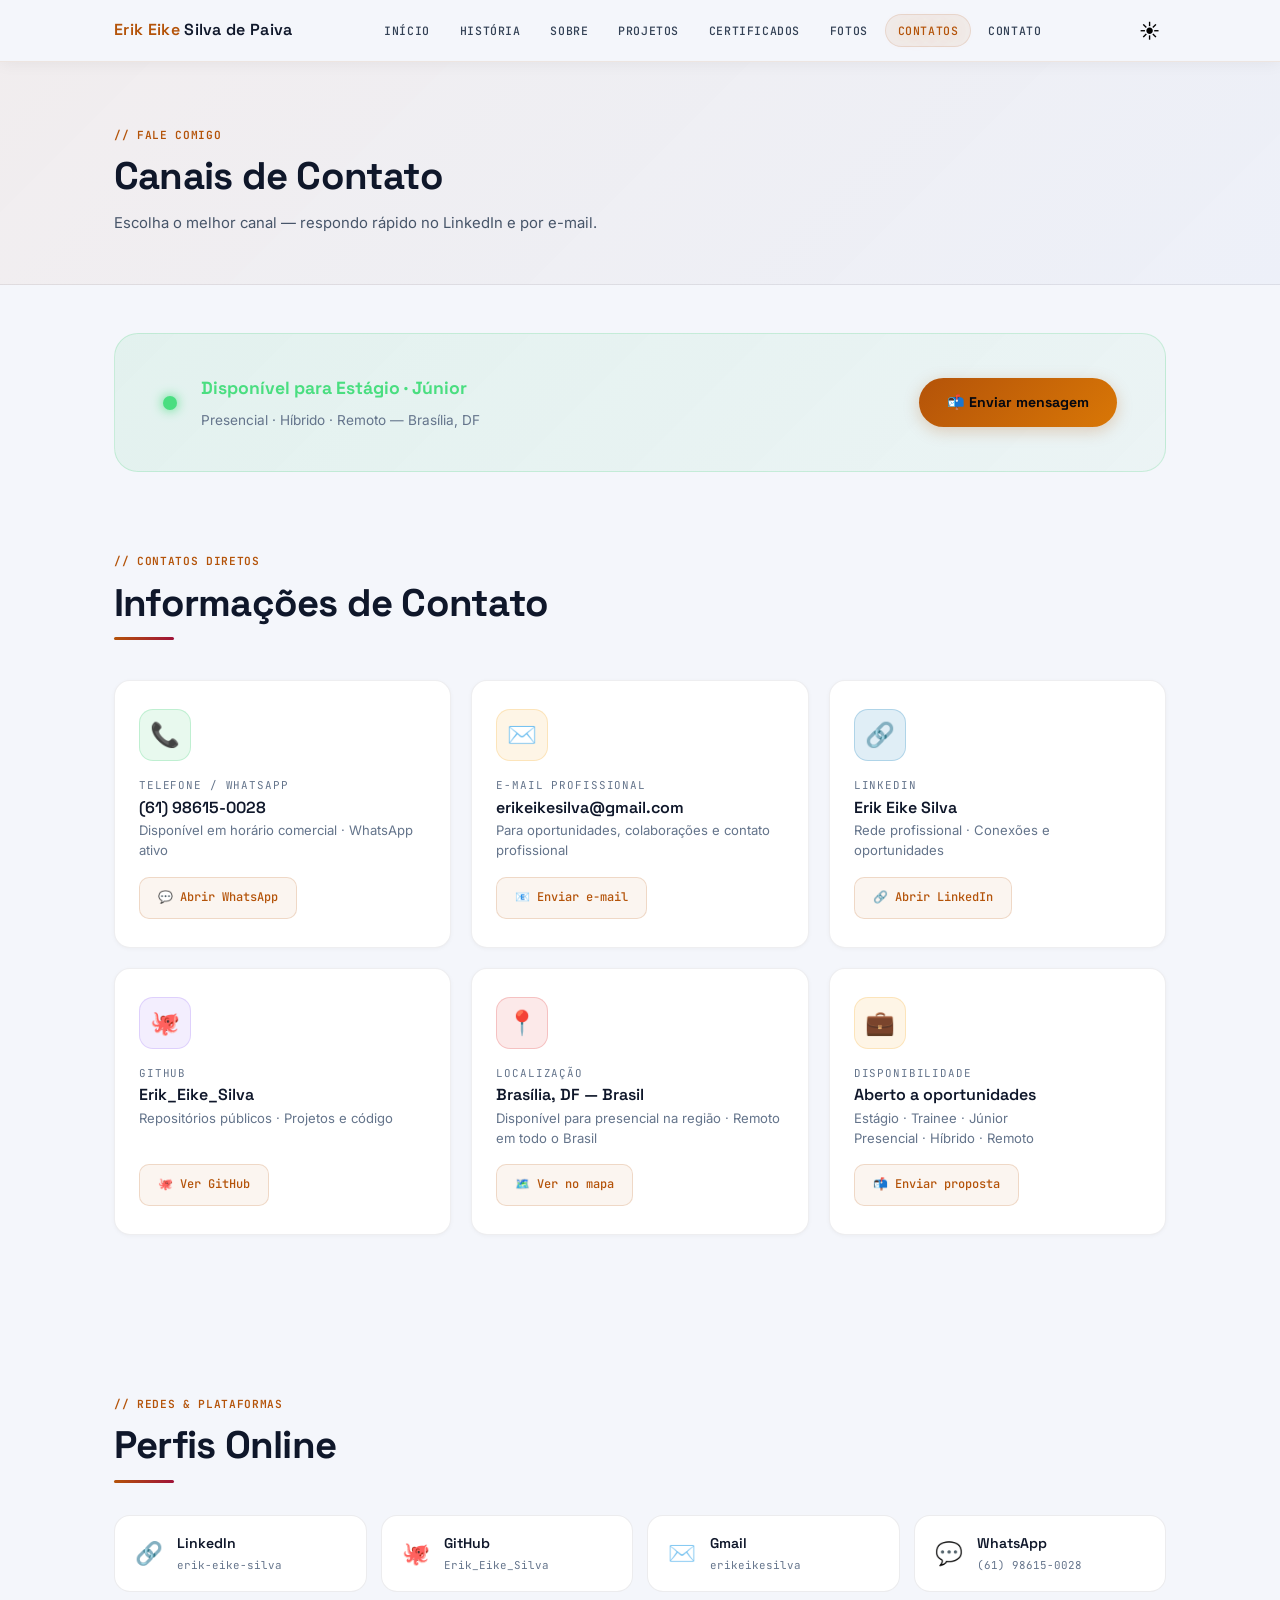
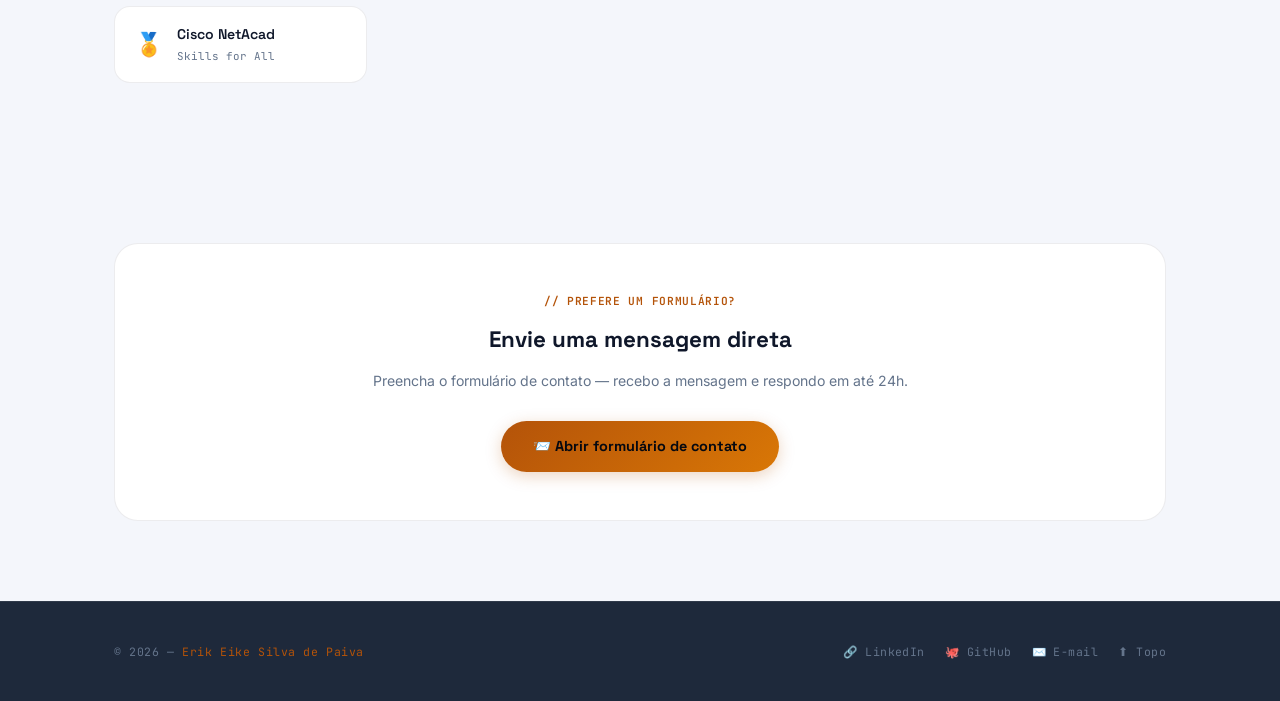
<file: erik-portfolio-main/portifolio/erik-portfolio/pages/Contatos.html>
<!DOCTYPE html>
<html lang="pt-BR">
<head>
  <meta charset="UTF-8">
  <meta name="viewport" content="width=device-width, initial-scale=1.0">
  <title>Erik Eike — Contatos</title>
  <link rel="stylesheet" href="../style/style.css">
  <style>
    .contacts-hero {
      background:linear-gradient(135deg,rgba(245,158,11,.07),rgba(99,102,241,.05));
      border-bottom:1px solid var(--border-lt);
      padding:64px 0 48px;
    }
    html[data-theme="light"] .contacts-hero {
      background:linear-gradient(135deg,rgba(180,83,9,.05),rgba(30,64,175,.03));
    }

    .contact-cards-grid {
      display:grid; grid-template-columns:repeat(auto-fit,minmax(280px,1fr));
      gap:20px; margin-top:40px;
    }
    .contact-card {
      background:var(--navy-card); border:1px solid var(--border-lt);
      border-radius:var(--r-md); padding:28px 24px;
      display:flex; flex-direction:column; gap:16px;
      transition:all var(--trans); position:relative; overflow:hidden;
    }
    .contact-card::before {
      content:''; position:absolute; top:0; left:0; right:0; height:3px;
      background:linear-gradient(90deg,var(--gold),var(--crimson));
      transform:scaleX(0); transform-origin:left; transition:transform var(--trans);
    }
    .contact-card:hover { transform:translateY(-5px); border-color:var(--border); box-shadow:0 16px 40px rgba(0,0,0,.25); }
    .contact-card:hover::before { transform:scaleX(1); }
    html[data-theme="light"] .contact-card { background:#fff; border-color:rgba(15,23,42,.07); box-shadow:0 1px 4px rgba(0,0,0,.04); }
    html[data-theme="light"] .contact-card:hover { box-shadow:0 16px 40px rgba(0,0,0,.10); }

    .contact-card-icon {
      width:52px; height:52px; border-radius:14px;
      display:flex; align-items:center; justify-content:center;
      font-size:1.5rem; border:1px solid var(--border-lt);
    }
    .contact-card-label { font-family:var(--font-mono); font-size:.68rem; color:var(--muted); letter-spacing:.08em; text-transform:uppercase; }
    .contact-card-value { font-size:1rem; font-weight:600; color:var(--ice); font-family:var(--font-display); }
    .contact-card-sub   { font-size:.82rem; color:var(--muted); line-height:1.5; }

    .contact-card-btn {
      display:inline-flex; align-items:center; gap:8px; margin-top:auto;
      font-family:var(--font-mono); font-size:.75rem; font-weight:500;
      padding:10px 18px; border-radius:var(--r-sm); border:1px solid var(--border);
      background:var(--gold-dim); color:var(--gold); transition:all var(--trans);
      text-decoration:none; align-self:flex-start;
    }
    .contact-card-btn:hover { background:var(--gold); color:#fff; border-color:var(--gold); }
    html[data-theme="light"] .contact-card-btn { background:rgba(180,83,9,.06); border-color:rgba(180,83,9,.18); }
    html[data-theme="light"] .contact-card-btn:hover { background:var(--gold); color:#fff; }

    .social-grid {
      display:grid; grid-template-columns:repeat(auto-fill,minmax(200px,1fr));
      gap:14px; margin-top:32px;
    }
    .social-btn {
      display:flex; align-items:center; gap:14px;
      background:var(--navy-card); border:1px solid var(--border-lt);
      border-radius:var(--r-md); padding:16px 20px;
      text-decoration:none; transition:all var(--trans);
    }
    .social-btn:hover { border-color:var(--border); transform:translateY(-3px); box-shadow:0 10px 28px rgba(0,0,0,.2); }
    html[data-theme="light"] .social-btn { background:#fff; border-color:rgba(15,23,42,.08); }
    html[data-theme="light"] .social-btn:hover { box-shadow:0 8px 24px rgba(0,0,0,.09); }
    .social-icon { font-size:1.4rem; flex-shrink:0; }
    .social-name { font-family:var(--font-display); font-weight:600; font-size:.88rem; color:var(--ice); }
    .social-handle { font-family:var(--font-mono); font-size:.68rem; color:var(--muted); margin-top:2px; }

    .avail-card {
      background:linear-gradient(135deg,rgba(34,197,94,.08),rgba(34,197,94,.04));
      border:1px solid rgba(34,197,94,.18); border-radius:var(--r-lg);
      padding:40px 48px; display:flex; gap:24px; align-items:center;
      flex-wrap:wrap;
    }
    .avail-pulse { width:14px; height:14px; border-radius:50%; background:#4ade80; flex-shrink:0;
      box-shadow:0 0 12px #4ade80; animation:pulse 2s infinite; }
    @keyframes pulse { 0%,100%{box-shadow:0 0 6px #4ade80}50%{box-shadow:0 0 18px #4ade80} }

    .section-divider { width:60px; height:3px; background:linear-gradient(90deg,var(--gold),var(--crimson)); border-radius:2px; margin:12px 0 28px; }
  </style>
</head>
<body>
<a name="topo"></a>

<header>
  <div class="container">
    <h1><span>Erik Eike</span> Silva de Paiva</h1>
    <input type="checkbox" id="menu-toggle" class="menu-toggle">
    <label for="menu-toggle" class="menu-icon" aria-label="Menu">
      <span></span><span></span><span></span>
    </label>
    <nav>
      <a href="index.html">Início</a>
      <a href="Historia.html">História</a>
      <a href="Sobre.html">Sobre</a>
      <a href="Projetos.html">Projetos</a>
      <a href="Certificados.html">Certificados</a>
      <a href="Fotos.html">Fotos</a>
      <a href="Contatos.html" class="active">Contatos</a>
      <a href="Contato.html">Contato</a>
    </nav>
    <button id="theme-toggle" aria-label="Alternar tema" style="background:none;border:none;cursor:pointer;font-size:1.25rem;line-height:1;padding:6px;border-radius:50%;transition:background var(--trans)" onmouseover="this.style.background='var(--gold-dim)'" onmouseout="this.style.background='none'">🌙</button>
  </div>
</header>

<main>

  <section class="contacts-hero">
    <div class="container">
      <div class="section-label">// fale comigo</div>
      <h2 class="section-title">Canais de Contato</h2>
      <p class="section-sub">Escolha o melhor canal — respondo rápido no LinkedIn e por e-mail.</p>
    </div>
  </section>

  <!-- DISPONIBILIDADE -->
  <section style="padding:48px 0 0">
    <div class="container">
      <div class="avail-card">
        <div class="avail-pulse"></div>
        <div style="flex:1">
          <div style="font-family:var(--font-display);font-weight:700;font-size:1.1rem;color:#4ade80">Disponível para Estágio · Júnior</div>
          <div style="font-size:.85rem;color:var(--muted);margin-top:6px">Presencial · Híbrido · Remoto — Brasília, DF</div>
        </div>
        <a href="Contato.html" class="btn-primary" style="white-space:nowrap">📬 Enviar mensagem</a>
      </div>
    </div>
  </section>

  <!-- CARDS DE CONTATO -->
  <section>
    <div class="container">
      <div class="section-label">// contatos diretos</div>
      <h2 class="section-title">Informações de Contato</h2>
      <div class="section-divider"></div>
      <div class="contact-cards-grid">

        <div class="contact-card">
          <div class="contact-card-icon" style="background:rgba(34,197,94,.1);border-color:rgba(34,197,94,.2)">📞</div>
          <div>
            <div class="contact-card-label">Telefone / WhatsApp</div>
            <div class="contact-card-value">(61) 98615-0028</div>
            <div class="contact-card-sub">Disponível em horário comercial · WhatsApp ativo</div>
          </div>
          <a href="https://wa.me/5561986150028" target="_blank" class="contact-card-btn">
            💬 Abrir WhatsApp
          </a>
        </div>

        <div class="contact-card">
          <div class="contact-card-icon" style="background:rgba(245,158,11,.1);border-color:rgba(245,158,11,.2)">✉️</div>
          <div>
            <div class="contact-card-label">E-mail profissional</div>
            <div class="contact-card-value">erikeikesilva@gmail.com</div>
            <div class="contact-card-sub">Para oportunidades, colaborações e contato profissional</div>
          </div>
          <a href="mailto:erikeikesilva@gmail.com?subject=Oportunidade%20-%20Portfólio&body=Olá%20Erik%2C%20vi%20seu%20portfólio%20e%20gostaria%20de%20conversar." class="contact-card-btn">
            📧 Enviar e-mail
          </a>
        </div>

        <div class="contact-card">
          <div class="contact-card-icon" style="background:rgba(0,119,181,.12);border-color:rgba(0,119,181,.22)">🔗</div>
          <div>
            <div class="contact-card-label">LinkedIn</div>
            <div class="contact-card-value">Erik Eike Silva</div>
            <div class="contact-card-sub">Rede profissional · Conexões e oportunidades</div>
          </div>
          <a href="https://www.linkedin.com/in/erik-eike-silva-459770367/" target="_blank" class="contact-card-btn">
            🔗 Abrir LinkedIn
          </a>
        </div>

        <div class="contact-card">
          <div class="contact-card-icon" style="background:rgba(139,92,246,.1);border-color:rgba(139,92,246,.2)">🐙</div>
          <div>
            <div class="contact-card-label">GitHub</div>
            <div class="contact-card-value">Erik_Eike_Silva</div>
            <div class="contact-card-sub">Repositórios públicos · Projetos e código</div>
          </div>
          <a href="https://github.com/Erik_Eike_Silva" target="_blank" class="contact-card-btn">
            🐙 Ver GitHub
          </a>
        </div>

        <div class="contact-card">
          <div class="contact-card-icon" style="background:rgba(220,38,38,.1);border-color:rgba(220,38,38,.2)">📍</div>
          <div>
            <div class="contact-card-label">Localização</div>
            <div class="contact-card-value">Brasília, DF — Brasil</div>
            <div class="contact-card-sub">Disponível para presencial na região · Remoto em todo o Brasil</div>
          </div>
          <a href="https://maps.google.com/?q=Brasilia,DF,Brasil" target="_blank" class="contact-card-btn">
            🗺️ Ver no mapa
          </a>
        </div>

        <div class="contact-card">
          <div class="contact-card-icon" style="background:rgba(245,158,11,.1);border-color:rgba(245,158,11,.2)">💼</div>
          <div>
            <div class="contact-card-label">Disponibilidade</div>
            <div class="contact-card-value">Aberto a oportunidades</div>
            <div class="contact-card-sub">Estágio · Trainee · Júnior<br>Presencial · Híbrido · Remoto</div>
          </div>
          <a href="Contato.html" class="contact-card-btn">
            📬 Enviar proposta
          </a>
        </div>

      </div>
    </div>
  </section>

  <!-- REDES SOCIAIS -->
  <section>
    <div class="container">
      <div class="section-label">// redes & plataformas</div>
      <h2 class="section-title">Perfis Online</h2>
      <div class="section-divider"></div>
      <div class="social-grid">
        <a href="https://www.linkedin.com/in/erik-eike-silva-459770367/" target="_blank" class="social-btn">
          <span class="social-icon">🔗</span>
          <div>
            <div class="social-name">LinkedIn</div>
            <div class="social-handle">erik-eike-silva</div>
          </div>
        </a>
        <a href="https://github.com/Erik_Eike_Silva" target="_blank" class="social-btn">
          <span class="social-icon">🐙</span>
          <div>
            <div class="social-name">GitHub</div>
            <div class="social-handle">Erik_Eike_Silva</div>
          </div>
        </a>
        <a href="mailto:erikeikesilva@gmail.com" class="social-btn">
          <span class="social-icon">✉️</span>
          <div>
            <div class="social-name">Gmail</div>
            <div class="social-handle">erikeikesilva</div>
          </div>
        </a>
        <a href="https://wa.me/5561986150028" target="_blank" class="social-btn">
          <span class="social-icon">💬</span>
          <div>
            <div class="social-name">WhatsApp</div>
            <div class="social-handle">(61) 98615-0028</div>
          </div>
        </a>
        <a href="https://skillsforall.com" target="_blank" class="social-btn">
          <span class="social-icon">🏅</span>
          <div>
            <div class="social-name">Cisco NetAcad</div>
            <div class="social-handle">Skills for All</div>
          </div>
        </a>
      </div>
    </div>
  </section>

  <!-- CTA FINAL -->
  <section>
    <div class="container">
      <div style="background:var(--navy-card);border:1px solid var(--border-lt);border-radius:var(--r-lg);padding:48px;text-align:center">
        <div class="section-label" style="justify-content:center;display:flex">// prefere um formulário?</div>
        <h3 style="font-family:var(--font-display);font-size:1.4rem;color:var(--ice);margin:12px 0 10px">Envie uma mensagem direta</h3>
        <p style="color:var(--muted);font-size:.88rem;margin-bottom:28px">Preencha o formulário de contato — recebo a mensagem e respondo em até 24h.</p>
        <a href="Contato.html" class="btn-primary" style="font-size:.9rem;padding:14px 32px">📨 Abrir formulário de contato</a>
      </div>
    </div>
  </section>

</main>

<footer>
  <div class="container">
    <p class="footer-copy">&copy; 2026 — <span>Erik Eike Silva de Paiva</span></p>
    <div style="display:flex;gap:20px;align-items:center;flex-wrap:wrap">
      <a href="https://www.linkedin.com/in/erik-eike-silva-459770367/" target="_blank" class="footer-back">🔗 LinkedIn</a>
      <a href="https://github.com/Erik_Eike_Silva" target="_blank" class="footer-back">🐙 GitHub</a>
      <a href="mailto:erikeikesilva@gmail.com" class="footer-back">✉️ E-mail</a>
      <a href="#topo" class="footer-back">⬆ Topo</a>
    </div>
  </div>
</footer>

<script src="../js/script.js"></script>
</body>
</html>
</file>
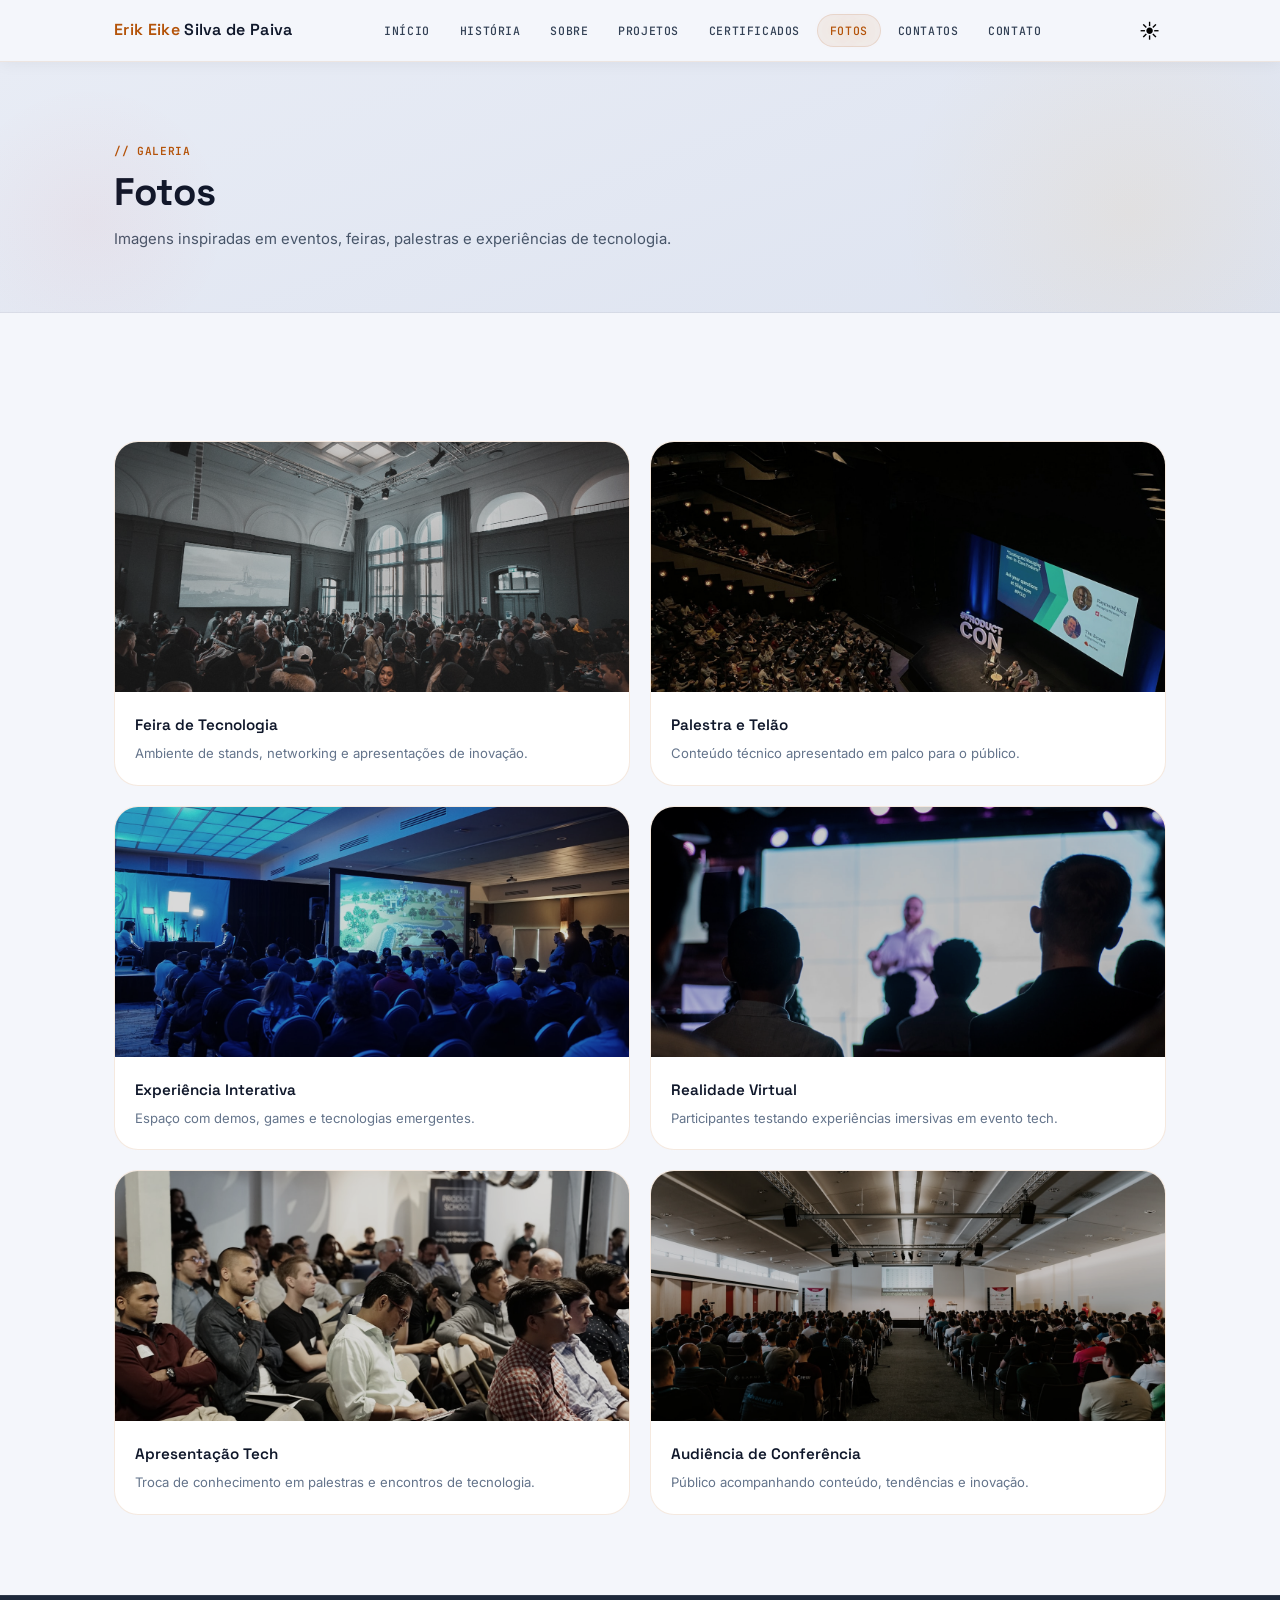
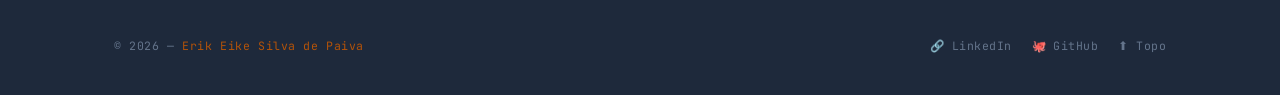
<file: erik-portfolio-main/portifolio/erik-portfolio/pages/Fotos.html>
<!DOCTYPE html>
<html lang="pt-BR">
<head>
  <meta charset="UTF-8">
  <meta name="viewport" content="width=device-width, initial-scale=1.0">
  <title>Erik Eike — Fotos</title>
  <link rel="stylesheet" href="../style/style.css">
</head>
<body>
<a name="topo"></a>

<header>
  <div class="container">
    <h1><span>Erik Eike</span> Silva de Paiva</h1>
    <input type="checkbox" id="menu-toggle" class="menu-toggle">
    <label for="menu-toggle" class="menu-icon" aria-label="Menu">
      <span></span><span></span><span></span>
    </label>
    <nav>
      <a href="index.html">Início</a>
      <a href="Historia.html">História</a>
      <a href="Sobre.html">Sobre</a>
      <a href="Projetos.html">Projetos</a>
      <a href="Certificados.html">Certificados</a>
      <a href="Fotos.html" class="active">Fotos</a>
      <a href="Contatos.html">Contatos</a>
      <a href="Contato.html">Contato</a>
    </nav>
    <button id="theme-toggle" aria-label="Alternar tema" style="background:none;border:none;cursor:pointer;font-size:1.25rem;line-height:1;padding:6px;border-radius:50%;transition:background var(--trans)" onmouseover="this.style.background='var(--gold-dim)'" onmouseout="this.style.background='none'">🌙</button>
  </div>
</header>

<main>

  <section class="page-header">
    <div class="container">
      <div class="section-label">// galeria</div>
      <h2 class="section-title">Fotos</h2>
      <p class="section-sub">Imagens inspiradas em eventos, feiras, palestras e experiências de tecnologia.</p>
    </div>
  </section>

  <section>
    <div class="container">
      <div class="gallery-grid">

        <div class="gallery-item">
          <img src="../image/evento-tech-feira.jpg" alt="Feira de tecnologia com stands e visitantes">
          <div class="gallery-caption">
            <h3>Feira de Tecnologia</h3>
            <p>Ambiente de stands, networking e apresentações de inovação.</p>
          </div>
        </div>

        <div class="gallery-item">
          <img src="../image/evento-tech-telao.jpg" alt="Palco de evento com telão e apresentação">
          <div class="gallery-caption">
            <h3>Palestra e Telão</h3>
            <p>Conteúdo técnico apresentado em palco para o público.</p>
          </div>
        </div>

        <div class="gallery-item">
          <img src="../image/evento-tech-games.jpg" alt="Evento interativo de tecnologia e games">
          <div class="gallery-caption">
            <h3>Experiência Interativa</h3>
            <p>Espaço com demos, games e tecnologias emergentes.</p>
          </div>
        </div>

        <div class="gallery-item">
          <img src="../image/evento-tech-vr.jpg" alt="Participantes usando realidade virtual em evento">
          <div class="gallery-caption">
            <h3>Realidade Virtual</h3>
            <p>Participantes testando experiências imersivas em evento tech.</p>
          </div>
        </div>

        <div class="gallery-item">
          <img src="../image/evento-tech-apresentacao.jpg" alt="Palestrante em apresentação de tecnologia">
          <div class="gallery-caption">
            <h3>Apresentação Tech</h3>
            <p>Troca de conhecimento em palestras e encontros de tecnologia.</p>
          </div>
        </div>

        <div class="gallery-item">
          <img src="../image/evento-tech-audiencia.jpg" alt="Audiência em conferência de tecnologia">
          <div class="gallery-caption">
            <h3>Audiência de Conferência</h3>
            <p>Público acompanhando conteúdo, tendências e inovação.</p>
          </div>
        </div>

      </div>
    </div>
  </section>

</main>

<footer>
  <div class="container">
    <p class="footer-copy">&copy; 2026 — <span>Erik Eike Silva de Paiva</span></p>
    <div style="display:flex;gap:20px;align-items:center">
      <a href="https://www.linkedin.com/in/erik-eike-silva-459770367/" target="_blank" class="footer-back">🔗 LinkedIn</a>
      <a href="https://github.com/Erik_Eike_Silva" target="_blank" class="footer-back">🐙 GitHub</a>
      <a href="#topo" class="footer-back">⬆ Topo</a>
    </div>
  </div>
</footer>
<script src="../js/script.js"></script>
</body>
</html>
</file>
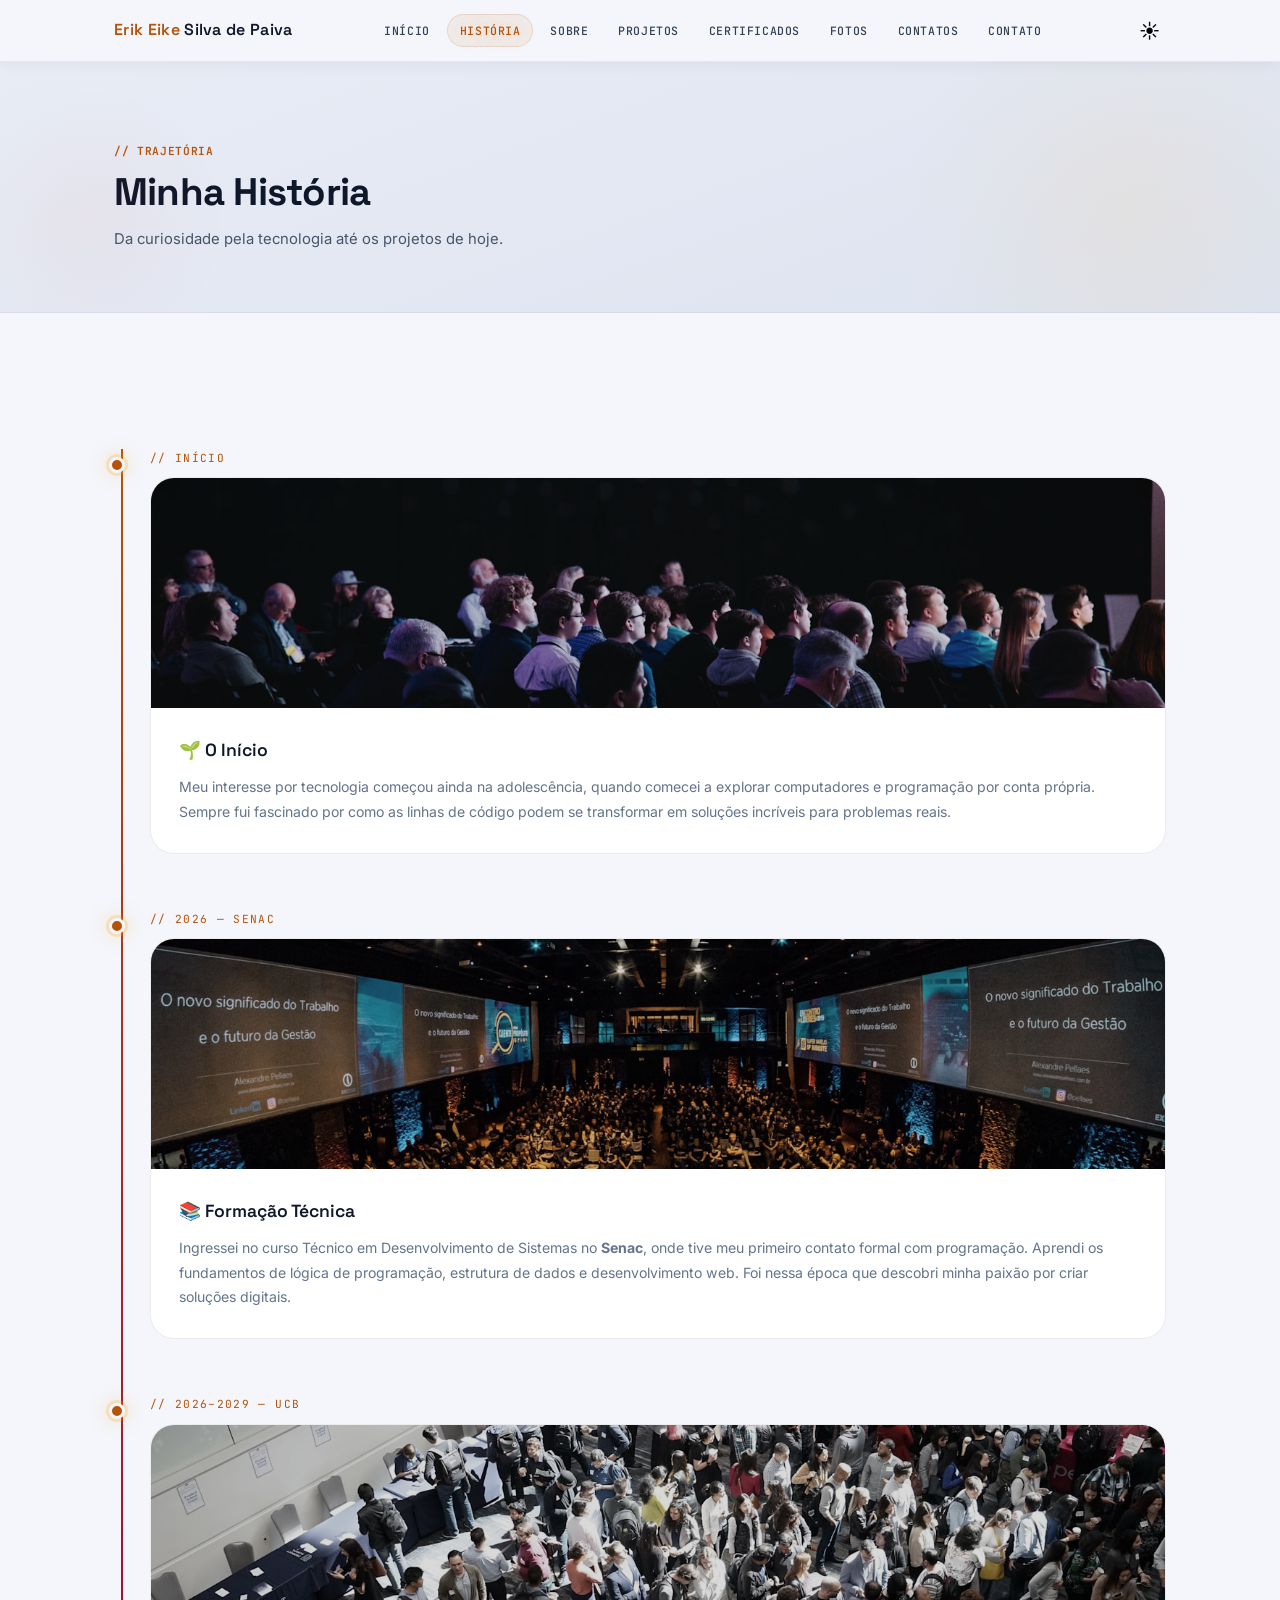
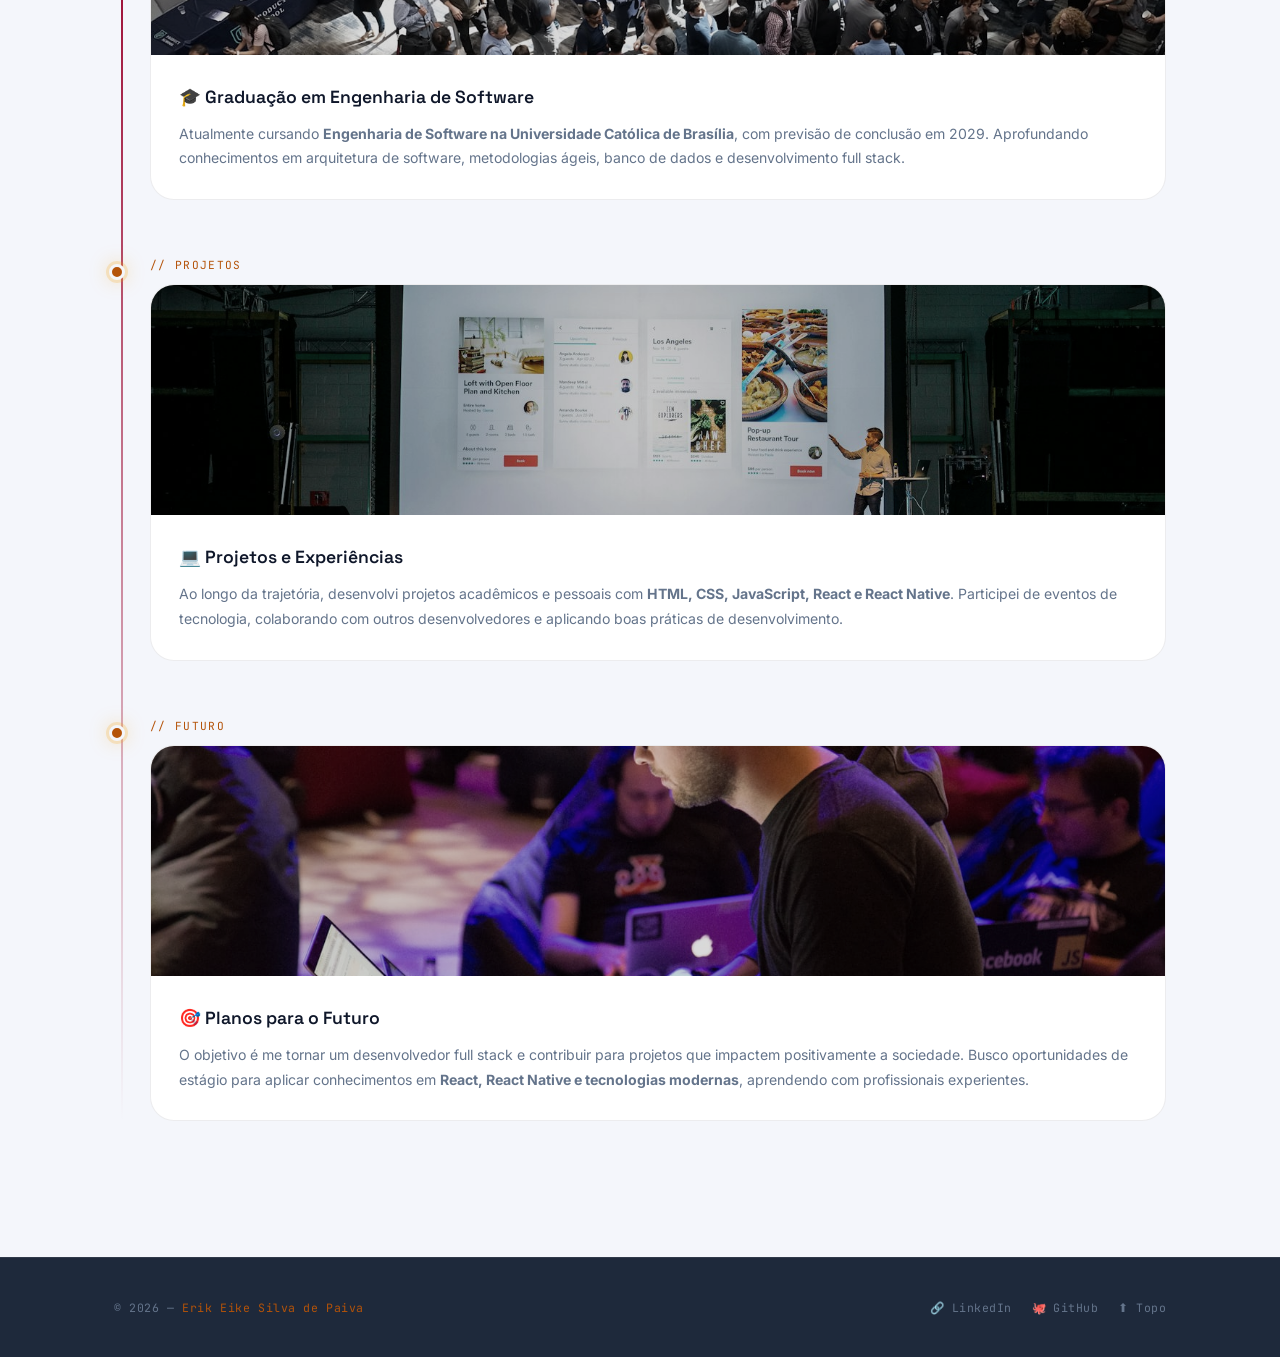
<file: erik-portfolio-main/portifolio/erik-portfolio/pages/Historia.html>
<!DOCTYPE html>
<html lang="pt-BR">
<head>
  <meta charset="UTF-8">
  <meta name="viewport" content="width=device-width, initial-scale=1.0">
  <title>Erik Eike — História</title>
  <link rel="stylesheet" href="../style/style.css">
</head>
<body>
<a name="topo"></a>

<header>
  <div class="container">
    <h1><span>Erik Eike</span> Silva de Paiva</h1>
    <input type="checkbox" id="menu-toggle" class="menu-toggle">
    <label for="menu-toggle" class="menu-icon" aria-label="Menu">
      <span></span><span></span><span></span>
    </label>
    <nav>
      <a href="index.html">Início</a>
      <a href="Historia.html" class="active">História</a>
      <a href="Sobre.html">Sobre</a>
      <a href="Projetos.html">Projetos</a>
      <a href="Certificados.html">Certificados</a>
      <a href="Fotos.html">Fotos</a>
      <a href="Contatos.html">Contatos</a>
      <a href="Contato.html">Contato</a>
    </nav>
    <button id="theme-toggle" aria-label="Alternar tema" style="background:none;border:none;cursor:pointer;font-size:1.25rem;line-height:1;padding:6px;border-radius:50%;transition:background var(--trans)" onmouseover="this.style.background='var(--gold-dim)'" onmouseout="this.style.background='none'">🌙</button>
  </div>
</header>

<main>

  <section class="page-header">
    <div class="container">
      <div class="section-label">// trajetória</div>
      <h2 class="section-title">Minha História</h2>
      <p class="section-sub">Da curiosidade pela tecnologia até os projetos de hoje.</p>
    </div>
  </section>

  <section>
    <div class="container">
      <div class="timeline">

        <div class="timeline-item">
          <div class="timeline-year">// início</div>
          <div class="timeline-card">
            <img src="../image/evento-tech-auditorio.jpg" alt="Audiência em evento de tecnologia">
            <div class="timeline-card-body">
              <h3>🌱 O Início</h3>
              <p>Meu interesse por tecnologia começou ainda na adolescência, quando comecei a explorar computadores e programação por conta própria. Sempre fui fascinado por como as linhas de código podem se transformar em soluções incríveis para problemas reais.</p>
            </div>
          </div>
        </div>

        <div class="timeline-item">
          <div class="timeline-year">// 2026 — Senac</div>
          <div class="timeline-card">
            <img src="../image/evento-tech-palestra.jpg" alt="Palestra em evento de tecnologia">
            <div class="timeline-card-body">
              <h3>📚 Formação Técnica</h3>
              <p>Ingressei no curso Técnico em Desenvolvimento de Sistemas no <strong>Senac</strong>, onde tive meu primeiro contato formal com programação. Aprendi os fundamentos de lógica de programação, estrutura de dados e desenvolvimento web. Foi nessa época que descobri minha paixão por criar soluções digitais.</p>
            </div>
          </div>
        </div>

        <div class="timeline-item">
          <div class="timeline-year">// 2026–2029 — UCB</div>
          <div class="timeline-card">
            <img src="../image/evento-tech-networking.jpg" alt="Networking em feira de tecnologia">
            <div class="timeline-card-body">
              <h3>🎓 Graduação em Engenharia de Software</h3>
              <p>Atualmente cursando <strong>Engenharia de Software na Universidade Católica de Brasília</strong>, com previsão de conclusão em 2029. Aprofundando conhecimentos em arquitetura de software, metodologias ágeis, banco de dados e desenvolvimento full stack.</p>
            </div>
          </div>
        </div>

        <div class="timeline-item">
          <div class="timeline-year">// projetos</div>
          <div class="timeline-card">
            <img src="../image/evento-tech-palco.jpg" alt="Palco de conferência de tecnologia">
            <div class="timeline-card-body">
              <h3>💻 Projetos e Experiências</h3>
              <p>Ao longo da trajetória, desenvolvi projetos acadêmicos e pessoais com <strong>HTML, CSS, JavaScript, React e React Native</strong>. Participei de eventos de tecnologia, colaborando com outros desenvolvedores e aplicando boas práticas de desenvolvimento.</p>
            </div>
          </div>
        </div>

        <div class="timeline-item">
          <div class="timeline-year">// futuro</div>
          <div class="timeline-card">
            <img src="../image/evento-tech-hackathon.jpg" alt="Participantes em hackathon de tecnologia">
            <div class="timeline-card-body">
              <h3>🎯 Planos para o Futuro</h3>
              <p>O objetivo é me tornar um desenvolvedor full stack e contribuir para projetos que impactem positivamente a sociedade. Busco oportunidades de estágio para aplicar conhecimentos em <strong>React, React Native e tecnologias modernas</strong>, aprendendo com profissionais experientes.</p>
            </div>
          </div>
        </div>

      </div>
    </div>
  </section>

</main>

<footer>
  <div class="container">
    <p class="footer-copy">&copy; 2026 — <span>Erik Eike Silva de Paiva</span></p>
    <div style="display:flex;gap:20px;align-items:center">
      <a href="https://www.linkedin.com/in/erik-eike-silva-459770367/" target="_blank" class="footer-back">🔗 LinkedIn</a>
      <a href="https://github.com/Erik_Eike_Silva" target="_blank" class="footer-back">🐙 GitHub</a>
      <a href="#topo" class="footer-back">⬆ Topo</a>
    </div>
  </div>
</footer>
<script src="../js/script.js"></script>
</body>
</html>
</file>
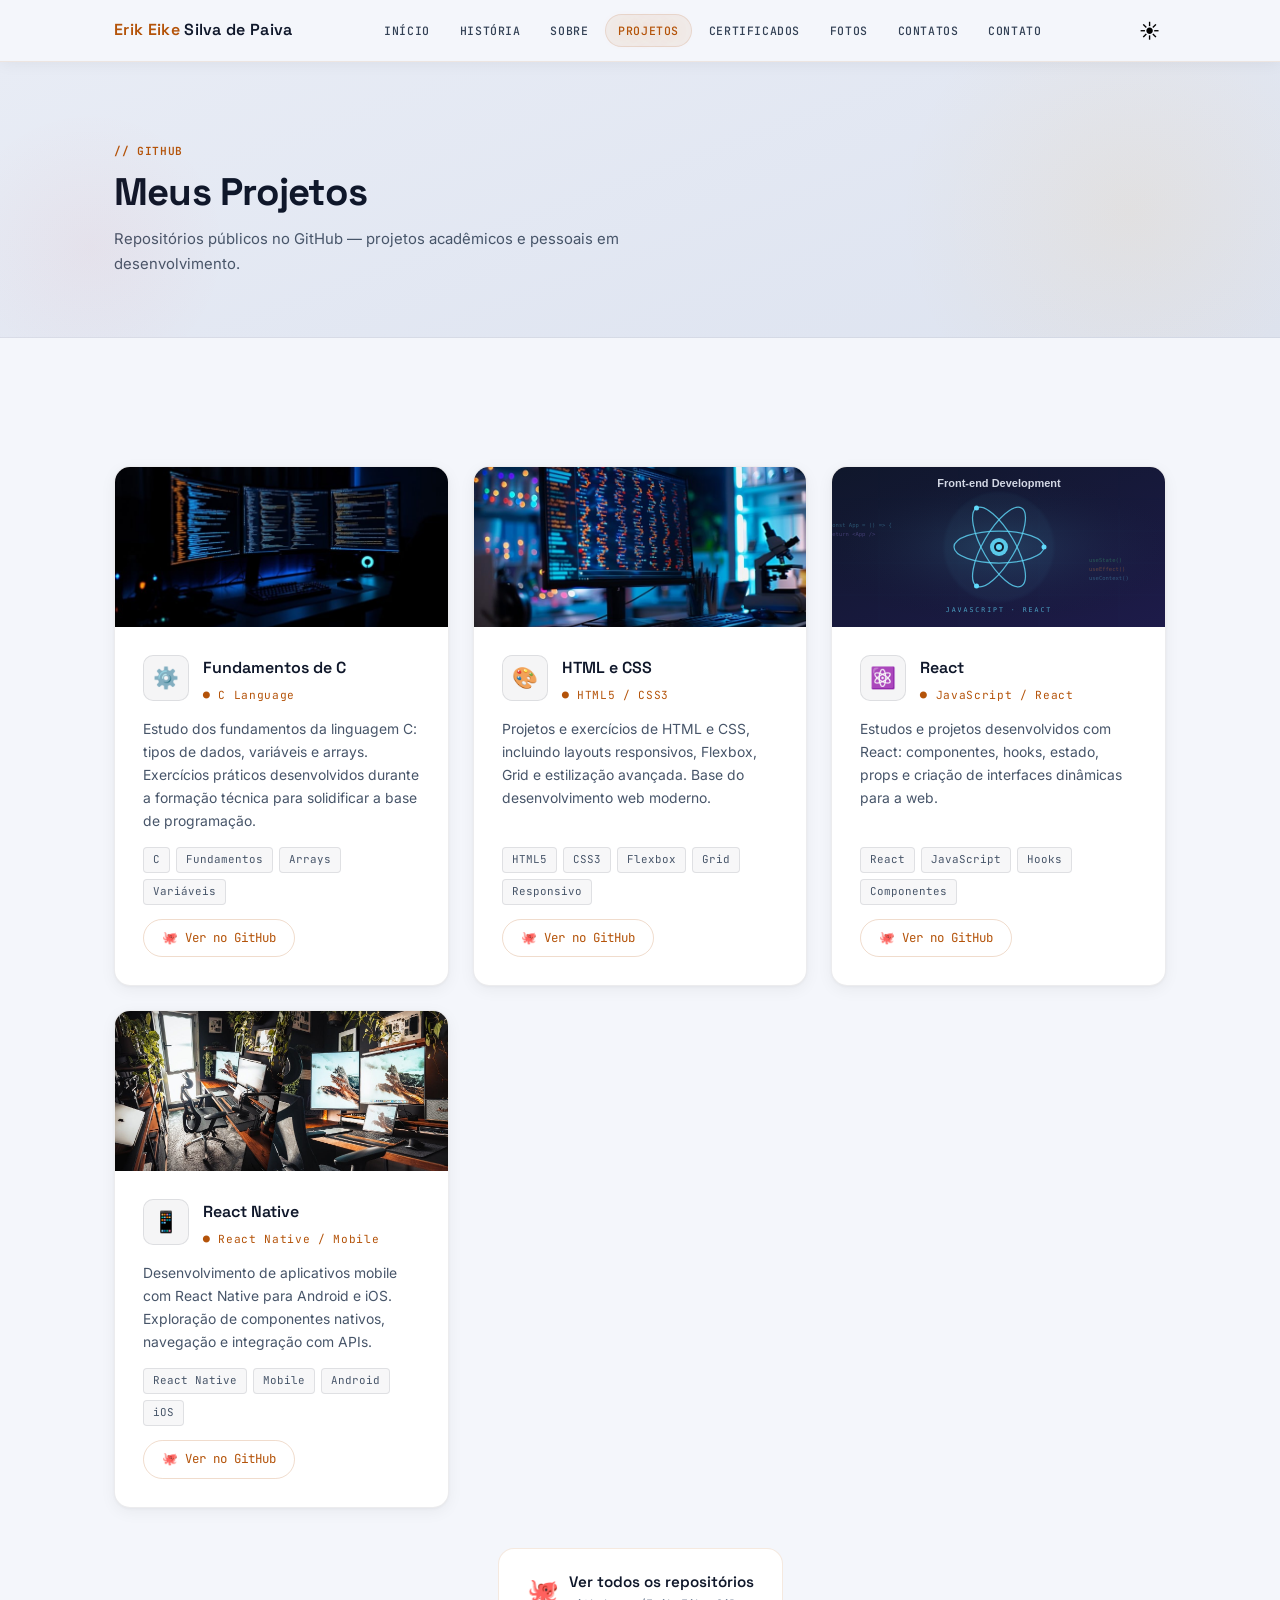
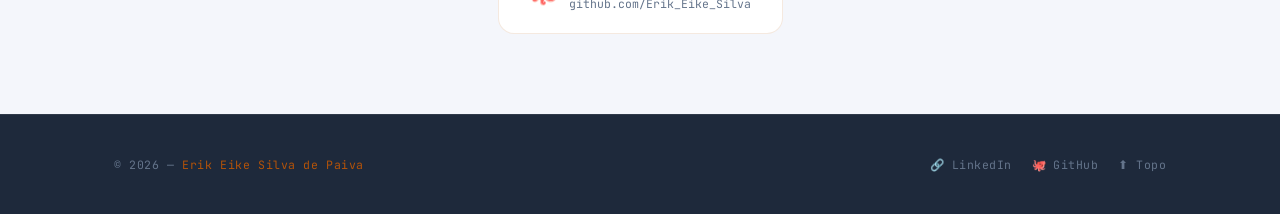
<file: erik-portfolio-main/portifolio/erik-portfolio/pages/Projetos.html>
<!DOCTYPE html>
<html lang="pt-BR">
<head>
  <meta charset="UTF-8">
  <meta name="viewport" content="width=device-width, initial-scale=1.0">
  <title>Erik Eike — Projetos GitHub</title>
  <link rel="stylesheet" href="../style/style.css">
  <style>
    .repos-grid {
      display: grid;
      grid-template-columns: repeat(auto-fit, minmax(300px, 1fr));
      gap: 24px;
      margin-top: 48px;
    }
    .repo-card {
      background: var(--navy-card);
      border: 1px solid var(--border);
      border-radius: var(--r-md);
      overflow: hidden;
      display: flex;
      flex-direction: column;
      gap: 0;
      transition: transform var(--trans), box-shadow var(--trans), border-color var(--trans);
    }
    .repo-card:hover {
      transform: translateY(-6px);
      border-color: rgba(245,158,11,.4);
      box-shadow: 0 20px 40px rgba(0,0,0,.3), 0 0 30px rgba(245,158,11,.08);
    }
    .repo-banner {
      width: 100%;
      height: 160px;
      background: linear-gradient(135deg, rgba(245,158,11,.1), rgba(220,38,38,.05));
      overflow: hidden;
      display: flex;
      align-items: center;
      justify-content: center;
    }
    .repo-banner img {
      width: 100%;
      height: 100%;
      object-fit: cover;
      transition: transform var(--trans);
    }
    .repo-card:hover .repo-banner img {
      transform: scale(1.05);
    }
    .repo-body {
      padding: 28px;
      display: flex;
      flex-direction: column;
      gap: 14px;
      flex: 1;
    }
    .repo-header {
      display: flex;
      align-items: flex-start;
      gap: 14px;
    }
    .repo-icon {
      width: 46px; height: 46px;
      border-radius: var(--r-sm);
      background: rgba(245,158,11,.1);
      border: 1px solid var(--border);
      display: flex; align-items: center; justify-content: center;
      font-size: 1.3rem;
      flex-shrink: 0;
    }
    .repo-name {
      font-family: var(--font-display);
      font-size: 1rem;
      font-weight: 600;
      color: var(--ice);
      margin-bottom: 4px;
    }
    .repo-lang {
      font-family: var(--font-mono);
      font-size: .7rem;
      color: var(--gold);
      letter-spacing: .06em;
    }
    .repo-desc {
      font-size: .87rem;
      color: var(--muted);
      line-height: 1.65;
      flex: 1;
    }
    .repo-tags {
      display: flex;
      flex-wrap: wrap;
      gap: 6px;
    }
    .repo-tag {
      font-family: var(--font-mono);
      font-size: .68rem;
      color: var(--muted);
      border: 1px solid rgba(139,151,179,.2);
      border-radius: 4px;
      padding: 3px 9px;
    }
    .repo-link {
      display: inline-flex;
      align-items: center;
      gap: 7px;
      font-family: var(--font-mono);
      font-size: .78rem;
      color: var(--gold);
      border: 1px solid var(--border);
      border-radius: 40px;
      padding: 8px 18px;
      transition: background var(--trans), border-color var(--trans);
      align-self: flex-start;
    }
    .repo-link:hover {
      background: rgba(245,158,11,.1);
      border-color: var(--gold);
    }
    .github-profile-btn {
      display: inline-flex;
      align-items: center;
      gap: 10px;
      background: var(--navy-card);
      border: 1px solid var(--border);
      border-radius: var(--r-md);
      padding: 20px 28px;
      margin-top: 40px;
      transition: border-color var(--trans), transform var(--trans);
    }
    .github-profile-btn:hover {
      border-color: var(--gold);
      transform: translateY(-3px);
    }
  </style>
</head>
<body>
<a name="topo"></a>

<header>
  <div class="container">
    <h1><span>Erik Eike</span> Silva de Paiva</h1>
    <input type="checkbox" id="menu-toggle" class="menu-toggle">
    <label for="menu-toggle" class="menu-icon" aria-label="Menu">
      <span></span><span></span><span></span>
    </label>
    <nav>
      <a href="index.html">Início</a>
      <a href="Historia.html">História</a>
      <a href="Sobre.html">Sobre</a>
      <a href="Projetos.html" class="active">Projetos</a>
      <a href="Certificados.html">Certificados</a>
      <a href="Fotos.html">Fotos</a>
      <a href="Contatos.html">Contatos</a>
      <a href="Contato.html">Contato</a>
    </nav>
    <button id="theme-toggle" aria-label="Alternar tema" style="background:none;border:none;cursor:pointer;font-size:1.25rem;line-height:1;padding:6px;border-radius:50%;transition:background var(--trans)" onmouseover="this.style.background='var(--gold-dim)'" onmouseout="this.style.background='none'">🌙</button>
  </div>
</header>

<main>

  <section class="page-header">
    <div class="container">
      <div class="section-label">// github</div>
      <h2 class="section-title">Meus Projetos</h2>
      <p class="section-sub">Repositórios públicos no GitHub — projetos acadêmicos e pessoais em desenvolvimento.</p>
    </div>
  </section>

  <section>
    <div class="container">

      <div class="repos-grid">

        <!-- C -->
        <div class="repo-card">
          <div class="repo-banner">
            <img src="../image/banner-c.jpg" alt="Banner do projeto C">
          </div>
          <div class="repo-body">
            <div class="repo-header">
              <div class="repo-icon">⚙️</div>
              <div>
                <div class="repo-name">Fundamentos de C</div>
                <div class="repo-lang">● C Language</div>
              </div>
            </div>
            <p class="repo-desc">
              Estudo dos fundamentos da linguagem C: tipos de dados, variáveis e arrays. Exercícios práticos desenvolvidos durante a formação técnica para solidificar a base de programação.
            </p>
            <div class="repo-tags">
              <span class="repo-tag">C</span>
              <span class="repo-tag">Fundamentos</span>
              <span class="repo-tag">Arrays</span>
              <span class="repo-tag">Variáveis</span>
            </div>
            <a href="https://github.com/Erik_Eike_Silva/Fundamentos-de-C-Tipos-de-Dados-Vari-veis-e-Arrays" target="_blank" class="repo-link github-repo">
              🐙 Ver no GitHub
            </a>
          </div>
        </div>

        <!-- HTML e CSS -->
        <div class="repo-card">
          <div class="repo-banner">
            <img src="../image/banner-html.jpg" alt="Banner do projeto HTML e CSS">
          </div>
          <div class="repo-body">
            <div class="repo-header">
              <div class="repo-icon">🎨</div>
              <div>
                <div class="repo-name">HTML e CSS</div>
                <div class="repo-lang">● HTML5 / CSS3</div>
              </div>
            </div>
            <p class="repo-desc">
              Projetos e exercícios de HTML e CSS, incluindo layouts responsivos, Flexbox, Grid e estilização avançada. Base do desenvolvimento web moderno.
            </p>
            <div class="repo-tags">
              <span class="repo-tag">HTML5</span>
              <span class="repo-tag">CSS3</span>
              <span class="repo-tag">Flexbox</span>
              <span class="repo-tag">Grid</span>
              <span class="repo-tag">Responsivo</span>
            </div>
            <a href="https://github.com/Erik_Eike_Silva/HTML-e-CSS" target="_blank" class="repo-link github-repo">
              🐙 Ver no GitHub
            </a>
          </div>
        </div>

        <!-- React -->
        <div class="repo-card">
          <div class="repo-banner">
            <img src="../image/banner-react.svg" alt="Banner do projeto React">
          </div>
          <div class="repo-body">
            <div class="repo-header">
              <div class="repo-icon">⚛️</div>
              <div>
                <div class="repo-name">React</div>
                <div class="repo-lang">● JavaScript / React</div>
              </div>
            </div>
            <p class="repo-desc">
              Estudos e projetos desenvolvidos com React: componentes, hooks, estado, props e criação de interfaces dinâmicas para a web.
            </p>
            <div class="repo-tags">
              <span class="repo-tag">React</span>
              <span class="repo-tag">JavaScript</span>
              <span class="repo-tag">Hooks</span>
              <span class="repo-tag">Componentes</span>
            </div>
            <a href="https://github.com/Erik_Eike_Silva/React" target="_blank" class="repo-link github-repo">
              🐙 Ver no GitHub
            </a>
          </div>
        </div>

        <!-- React Native -->
        <div class="repo-card">
          <div class="repo-banner">
            <img src="../image/banner-native.jpg" alt="Banner do projeto React Native">
          </div>
          <div class="repo-body">
            <div class="repo-header">
              <div class="repo-icon">📱</div>
              <div>
                <div class="repo-name">React Native</div>
                <div class="repo-lang">● React Native / Mobile</div>
              </div>
            </div>
            <p class="repo-desc">
              Desenvolvimento de aplicativos mobile com React Native para Android e iOS. Exploração de componentes nativos, navegação e integração com APIs.
            </p>
            <div class="repo-tags">
              <span class="repo-tag">React Native</span>
              <span class="repo-tag">Mobile</span>
              <span class="repo-tag">Android</span>
              <span class="repo-tag">iOS</span>
            </div>
            <a href="https://github.com/Erik_Eike_Silva/React-Native" target="_blank" class="repo-link github-repo">
              🐙 Ver no GitHub
            </a>
          </div>
        </div>

      </div><!-- /repos-grid -->

      <!-- Link perfil GitHub -->
      <div style="text-align:center">
        <a href="https://github.com/Erik_Eike_Silva" target="_blank" class="github-profile-btn">
          <span style="font-size:1.6rem">🐙</span>
          <div style="text-align:left">
            <div style="font-family:var(--font-display);font-weight:600;color:var(--ice);font-size:.95rem">Ver todos os repositórios</div>
            <div style="font-family:var(--font-mono);font-size:.72rem;color:var(--muted)">github.com/Erik_Eike_Silva</div>
          </div>
        </a>
      </div>

    </div>
  </section>

</main>

<footer>
  <div class="container">
    <p class="footer-copy">&copy; 2026 — <span>Erik Eike Silva de Paiva</span></p>
    <div style="display:flex;gap:20px;align-items:center">
      <a href="https://www.linkedin.com/in/erik-eike-silva-459770367/" target="_blank" class="footer-back">🔗 LinkedIn</a>
      <a href="https://github.com/Erik_Eike_Silva" target="_blank" class="footer-back">🐙 GitHub</a>
      <a href="#topo" class="footer-back">⬆ Topo</a>
    </div>
  </div>
</footer>

<script src="../js/script.js"></script>
</body>
</html>
</file>
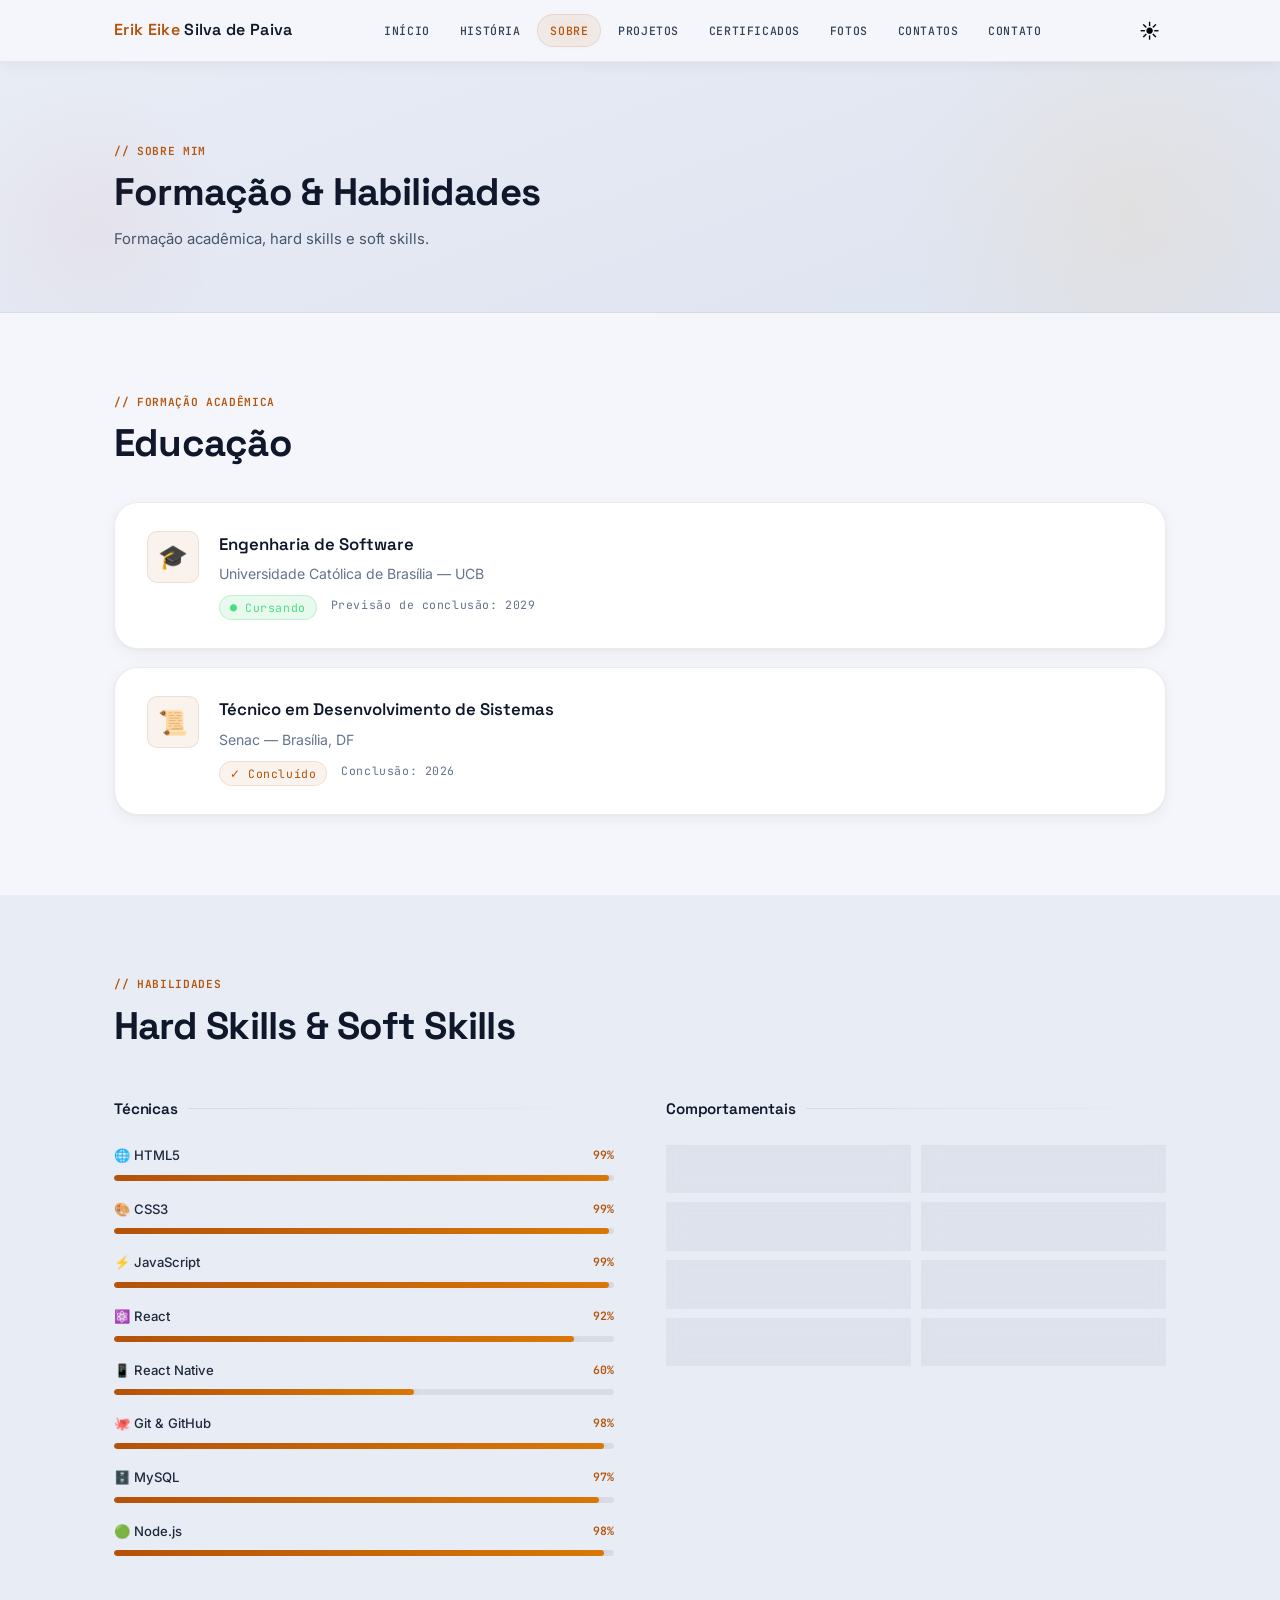
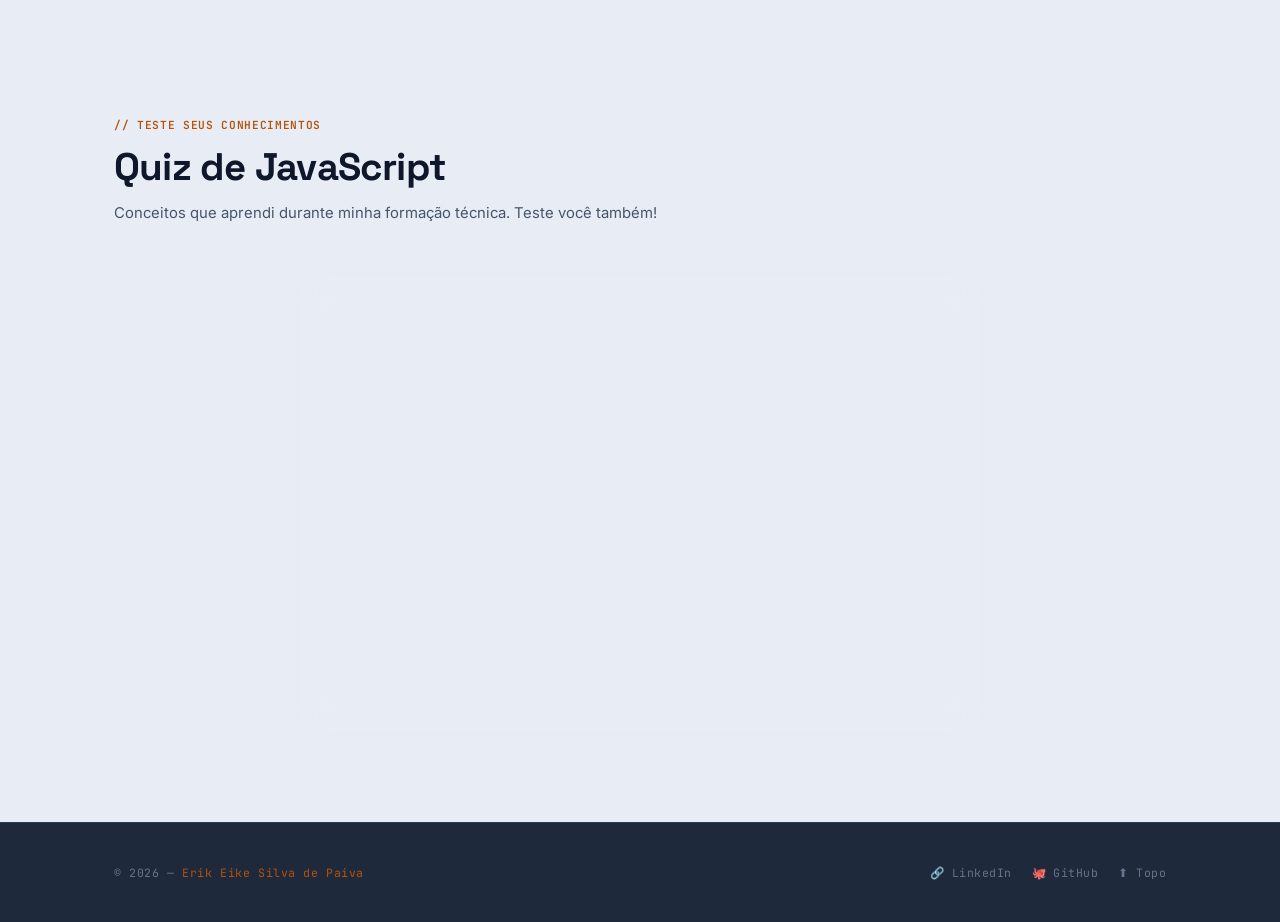
<file: erik-portfolio-main/portifolio/erik-portfolio/pages/Sobre.html>
<!DOCTYPE html>
<html lang="pt-BR">
<head>
  <meta charset="UTF-8">
  <meta name="viewport" content="width=device-width, initial-scale=1.0">
  <title>Erik Eike — Sobre</title>
  <link rel="stylesheet" href="../style/style.css">
</head>
<body>
<a name="topo"></a>

<header>
  <div class="container">
    <h1><span>Erik Eike</span> Silva de Paiva</h1>
    <input type="checkbox" id="menu-toggle" class="menu-toggle">
    <label for="menu-toggle" class="menu-icon" aria-label="Menu">
      <span></span><span></span><span></span>
    </label>
    <nav>
      <a href="index.html">Início</a>
      <a href="Historia.html">História</a>
      <a href="Sobre.html" class="active">Sobre</a>
      <a href="Projetos.html">Projetos</a>
      <a href="Certificados.html">Certificados</a>
      <a href="Fotos.html">Fotos</a>
      <a href="Contatos.html">Contatos</a>
      <a href="Contato.html">Contato</a>
    </nav>
    <button id="theme-toggle" aria-label="Alternar tema" style="background:none;border:none;cursor:pointer;font-size:1.25rem;line-height:1;padding:6px;border-radius:50%;transition:background var(--trans)" onmouseover="this.style.background='var(--gold-dim)'" onmouseout="this.style.background='none'">🌙</button>
  </div>
</header>

<main>

  <section class="page-header">
    <div class="container">
      <div class="section-label">// sobre mim</div>
      <h2 class="section-title">Formação & Habilidades</h2>
      <p class="section-sub">Formação acadêmica, hard skills e soft skills.</p>
    </div>
  </section>

  <!-- FORMAÇÃO -->
  <section>
    <div class="container">
      <div class="section-label">// formação acadêmica</div>
      <h2 class="section-title">Educação</h2>
      <div class="edu-cards">

        <div class="edu-card">
          <div class="edu-icon">🎓</div>
          <div class="edu-info">
            <h3>Engenharia de Software</h3>
            <p style="color:var(--muted);font-size:.88rem">Universidade Católica de Brasília — UCB</p>
            <div class="edu-meta">
              <span class="status-badge active">● Cursando</span>
              <span>Previsão de conclusão: 2029</span>
            </div>
          </div>
        </div>

        <div class="edu-card">
          <div class="edu-icon">📜</div>
          <div class="edu-info">
            <h3>Técnico em Desenvolvimento de Sistemas</h3>
            <p style="color:var(--muted);font-size:.88rem">Senac — Brasília, DF</p>
            <div class="edu-meta">
              <span class="status-badge done">✓ Concluído</span>
              <span>Conclusão: 2026</span>
            </div>
          </div>
        </div>

      </div>
    </div>
  </section>

  <!-- SKILLS -->
  <section class="skills-section">
    <div class="container">
      <div class="section-label">// habilidades</div>
      <h2 class="section-title">Hard Skills & Soft Skills</h2>
      <div class="skills-container">

        <div class="skill-category">
          <h3>Técnicas</h3>
          <div class="skill-bar-list">
            <div class="skill-bar-item">
              <div class="skill-bar-header"><span>🌐 HTML5</span><span>99%</span></div>
              <div class="skill-bar-track"><div class="skill-bar-fill" style="width:99%"></div></div>
            </div>
            <div class="skill-bar-item">
              <div class="skill-bar-header"><span>🎨 CSS3</span><span>99%</span></div>
              <div class="skill-bar-track"><div class="skill-bar-fill" style="width:99%"></div></div>
            </div>
            <div class="skill-bar-item">
              <div class="skill-bar-header"><span>⚡ JavaScript</span><span>99%</span></div>
              <div class="skill-bar-track"><div class="skill-bar-fill" style="width:99%"></div></div>
            </div>
            <div class="skill-bar-item">
              <div class="skill-bar-header"><span>⚛️ React</span><span>92%</span></div>
              <div class="skill-bar-track"><div class="skill-bar-fill" style="width:92%"></div></div>
            </div>
            <div class="skill-bar-item">
              <div class="skill-bar-header"><span>📱 React Native</span><span>60%</span></div>
              <div class="skill-bar-track"><div class="skill-bar-fill" style="width:60%"></div></div>
            </div>
            <div class="skill-bar-item">
              <div class="skill-bar-header"><span>🐙 Git & GitHub</span><span>98%</span></div>
              <div class="skill-bar-track"><div class="skill-bar-fill" style="width:98%"></div></div>
            </div>
            <div class="skill-bar-item">
              <div class="skill-bar-header"><span>🗄️ MySQL</span><span>97%</span></div>
              <div class="skill-bar-track"><div class="skill-bar-fill" style="width:97%"></div></div>
            </div>
            <div class="skill-bar-item">
              <div class="skill-bar-header"><span>🟢 Node.js</span><span>98%</span></div>
              <div class="skill-bar-track"><div class="skill-bar-fill" style="width:98%"></div></div>
            </div>
          </div>
        </div>

        <div class="skill-category">
          <h3>Comportamentais</h3>
          <div class="soft-grid">
            <div class="soft-chip">🤝 Trabalho em equipe</div>
            <div class="soft-chip">🚀 Proatividade</div>
            <div class="soft-chip">📋 Organização</div>
            <div class="soft-chip">💬 Comunicação clara</div>
            <div class="soft-chip">🔄 Adaptabilidade</div>
            <div class="soft-chip">🎯 Foco em resultado</div>
            <div class="soft-chip">🧠 Pensamento lógico</div>
            <div class="soft-chip">📚 Aprendizado rápido</div>
          </div>
        </div>

      </div>
    </div>
  </section>

  <!-- QUIZ JAVASCRIPT -->
  <section class="quiz-section">
    <div class="container">
      <div class="section-label">// teste seus conhecimentos</div>
      <h2 class="section-title">Quiz de JavaScript</h2>
      <p class="section-sub">Conceitos que aprendi durante minha formação técnica. Teste você também!</p>

      <div class="quiz-box">
        <div id="quiz-progress" class="quiz-progress">Pergunta 1 de 6</div>
        <div id="quiz-question" class="quiz-question"></div>
        <div id="quiz-options" class="quiz-options"></div>
        <div id="quiz-feedback" class="quiz-feedback"></div>
        <div class="quiz-nav">
          <span id="quiz-score" class="quiz-score">Pontuação: 0</span>
          <button id="quiz-next" class="btn-primary" style="display:none;padding:10px 22px;border:none;cursor:pointer;font-size:.85rem">Próxima →</button>
        </div>
      </div>
    </div>
  </section>

</main>

<footer>
  <div class="container">
    <p class="footer-copy">&copy; 2026 — <span>Erik Eike Silva de Paiva</span></p>
    <div style="display:flex;gap:20px;align-items:center">
      <a href="https://www.linkedin.com/in/erik-eike-silva-459770367/" target="_blank" class="footer-back">🔗 LinkedIn</a>
      <a href="https://github.com/Erik_Eike_Silva" target="_blank" class="footer-back">🐙 GitHub</a>
      <a href="#topo" class="footer-back">⬆ Topo</a>
    </div>
  </div>
</footer>

<script>
// ── Skill bars animation ──────────────────────────────────
const fills = document.querySelectorAll('.skill-bar-fill');
const observer = new IntersectionObserver(entries => {
  entries.forEach(e => { if (e.isIntersecting) e.target.classList.add('animated'); });
}, { threshold: 0.3 });
fills.forEach(f => observer.observe(f));

// ── Quiz JavaScript ───────────────────────────────────────
const questions = [
  {
    q: 'Qual é a saída de: typeof null ?',
    options: ['"null"', '"undefined"', '"object"', '"boolean"'],
    correct: 2,
    explanation: 'Em JavaScript, typeof null retorna "object". Isso é um bug histórico da linguagem que foi mantido por compatibilidade.'
  },
  {
    q: 'Qual método de array cria um NOVO array com os elementos filtrados?',
    options: ['forEach()', 'filter()', 'find()', 'splice()'],
    correct: 1,
    explanation: 'filter() retorna um novo array com todos os elementos que passaram no teste da função callback.'
  },
  {
    q: 'O que é "hoisting" em JavaScript?',
    options: [
      'Técnica de compressão de código',
      'Quando variáveis e funções são movidas ao topo do escopo antes da execução',
      'Um método de ordenação de arrays',
      'Uma forma de herança em classes'
    ],
    correct: 1,
    explanation: 'Hoisting é o comportamento padrão do JavaScript de mover declarações de variáveis (var) e funções para o topo do escopo durante a fase de compilação.'
  },
  {
    q: 'Qual a diferença principal entre let e var?',
    options: [
      'Nenhuma diferença',
      'var tem escopo de bloco, let tem escopo de função',
      'let tem escopo de bloco, var tem escopo de função/global',
      'let não pode ser reatribuído'
    ],
    correct: 2,
    explanation: 'let tem escopo de bloco (entre chaves {}), enquanto var tem escopo de função ou global. É recomendado usar let e const no lugar de var.'
  },
  {
    q: 'O que faz o operador === em JavaScript?',
    options: [
      'Compara apenas o valor',
      'Compara valor e tipo sem conversão',
      'Atribui um valor à variável',
      'Compara valor com conversão de tipo'
    ],
    correct: 1,
    explanation: '=== é o operador de igualdade estrita: compara tanto o valor quanto o tipo sem converter. Diferente de == que faz coerção de tipo.'
  },
  {
    q: 'O que é uma Promise em JavaScript?',
    options: [
      'Um loop assíncrono',
      'Um objeto que representa a conclusão (ou falha) de uma operação assíncrona',
      'Um tipo especial de função síncrona',
      'Uma forma de declarar variáveis globais'
    ],
    correct: 1,
    explanation: 'Promise é um objeto que representa um valor que pode estar disponível agora, no futuro, ou nunca. É fundamental para programação assíncrona em JS.'
  }
];

let current = 0, score = 0, answered = false;

const qEl = document.getElementById('quiz-question');
const oEl = document.getElementById('quiz-options');
const fEl = document.getElementById('quiz-feedback');
const pEl = document.getElementById('quiz-progress');
const sEl = document.getElementById('quiz-score');
const nBtn = document.getElementById('quiz-next');

function loadQuestion() {
  const q = questions[current];
  answered = false;
  fEl.className = 'quiz-feedback';
  fEl.textContent = '';
  nBtn.style.display = 'none';

  pEl.textContent = `Pergunta ${current + 1} de ${questions.length}`;
  qEl.textContent = q.q;

  oEl.innerHTML = '';
  q.options.forEach((opt, i) => {
    const btn = document.createElement('button');
    btn.className = 'quiz-opt';
    btn.textContent = opt;
    btn.onclick = () => answer(i, btn);
    oEl.appendChild(btn);
  });
}

function answer(idx, btn) {
  if (answered) return;
  answered = true;
  const q = questions[current];
  const opts = oEl.querySelectorAll('.quiz-opt');

  opts.forEach(b => b.style.pointerEvents = 'none');

  if (idx === q.correct) {
    btn.classList.add('correct');
    score++;
    sEl.textContent = `Pontuação: ${score}`;
    fEl.className = 'quiz-feedback correct';
    fEl.textContent = '✅ Correto! ' + q.explanation;
  } else {
    btn.classList.add('wrong');
    opts[q.correct].classList.add('correct');
    fEl.className = 'quiz-feedback wrong';
    fEl.textContent = '❌ Incorreto. ' + q.explanation;
  }

  if (current < questions.length - 1) {
    nBtn.style.display = 'inline-flex';
  } else {
    nBtn.style.display = 'inline-flex';
    nBtn.textContent = 'Ver resultado 🏆';
  }
}

nBtn.onclick = () => {
  current++;
  if (current < questions.length) {
    loadQuestion();
  } else {
    // Resultado final
    const pct = Math.round((score / questions.length) * 100);
    let msg = pct >= 80 ? '🏆 Excelente! Você domina JavaScript!' :
              pct >= 50 ? '👍 Bom resultado! Continue estudando!' :
                          '📚 Continue praticando! JavaScript tem muito a oferecer.';
    oEl.innerHTML = '';
    fEl.className = 'quiz-feedback correct';
    fEl.style.fontSize = '1rem';
    fEl.innerHTML = `<strong>Resultado final: ${score}/${questions.length} (${pct}%)</strong><br>${msg}`;
    qEl.textContent = 'Quiz concluído!';
    pEl.textContent = 'Fim do quiz';
    nBtn.textContent = 'Recomeçar 🔄';
    nBtn.style.display = 'inline-flex';
    nBtn.onclick = () => { current = 0; score = 0; sEl.textContent = 'Pontuação: 0'; nBtn.onclick = nextQ; loadQuestion(); };
  }
};

function nextQ() {
  current++;
  if (current < questions.length) loadQuestion();
}

loadQuestion();
</script>

<script src="../js/script.js"></script>
</body>
</html>
</file>
<file: erik-portfolio-main/portifolio/erik-portfolio/style/style.css>
/* ============================================================
   ERIK EIKE — Portfolio | Design System PREMIUM
   Dark Tech · Neon Gold · Glassmorphism · Animations
   ============================================================ */

@import url('https://fonts.googleapis.com/css2?family=Space+Grotesk:wght@300;400;500;600;700&family=JetBrains+Mono:wght@400;500;600&family=Inter:wght@300;400;500;600&display=swap');

/* ---------- TOKENS ---------- */
:root {
  --navy:       #050810;
  --navy-mid:   #0d1117;
  --navy-card:  #131929;
  --navy-glass: rgba(19,25,41,0.7);
  --gold:       #f59e0b;
  --gold-lt:    #fcd34d;
  --gold-dim:   rgba(245,158,11,0.15);
  --crimson:    #dc2626;
  --ice:        #e8edf8;
  --ice-dim:    rgba(232,237,248,0.6);
  --muted:      #6b7a99;
  --border:     rgba(245,158,11,0.12);
  --border-lt:  rgba(232,237,248,0.08);
  --glow-gold:  0 0 40px rgba(245,158,11,0.18), 0 0 80px rgba(245,158,11,0.06);
  --glow-card:  0 20px 60px rgba(0,0,0,0.5), 0 0 0 1px rgba(245,158,11,0.08);

  --font-display: 'Space Grotesk', sans-serif;
  --font-body:    'Inter', sans-serif;
  --font-mono:    'JetBrains Mono', monospace;

  --r-xs: 6px;
  --r-sm: 10px;
  --r-md: 16px;
  --r-lg: 24px;
  --r-xl: 36px;
  --trans: .25s cubic-bezier(.4,0,.2,1);
  --trans-slow: .5s cubic-bezier(.4,0,.2,1);
}

/* Tema Claro Premium 2.0 — Pérola + Ardósia + Âmbar */
html[data-theme="light"] {
  --navy:        #f4f6fb;
  --navy-mid:    #e8ecf5;
  --navy-card:   #ffffff;
  --navy-glass:  rgba(255,255,255,0.95);
  --gold:        #b45309;
  --gold-lt:     #d97706;
  --gold-dim:    rgba(180,83,9,0.07);
  --crimson:     #9f1239;
  --ice:         #0f172a;
  --ice-dim:     rgba(15,23,42,0.58);
  --muted:       #64748b;
  --border:      rgba(180,83,9,0.13);
  --border-lt:   rgba(15,23,42,0.08);
  --glow-gold:   0 0 0 1px rgba(180,83,9,0.08), 0 8px 32px rgba(180,83,9,0.07);
  --glow-card:   0 1px 3px rgba(0,0,0,0.04), 0 6px 24px rgba(0,0,0,0.07);
}

/* ---------- RESET ---------- */
*, *::before, *::after { margin:0; padding:0; box-sizing:border-box; }
html { scroll-behavior:smooth; }

body {
  font-family: var(--font-body);
  background: var(--navy);
  color: var(--ice);
  line-height: 1.65;
  overflow-x: hidden;
}

img { display:block; max-width:100%; }
a   { color:inherit; text-decoration:none; }
button { font-family:inherit; }

.container {
  max-width: 1100px;
  margin: 0 auto;
  padding: 0 24px;
}

/* ---------- SCROLLBAR ---------- */
::-webkit-scrollbar { width: 5px; }
::-webkit-scrollbar-track { background: var(--navy); }
::-webkit-scrollbar-thumb { background: linear-gradient(var(--gold), var(--crimson)); border-radius: 3px; }

/* ============================================================
   NOISE TEXTURE OVERLAY
   ============================================================ */
body::before {
  content: '';
  position: fixed;
  inset: 0;
  background-image: url("data:image/svg+xml,%3Csvg viewBox='0 0 256 256' xmlns='http://www.w3.org/2000/svg'%3E%3Cfilter id='noise'%3E%3CfeTurbulence type='fractalNoise' baseFrequency='0.9' numOctaves='4' stitchTiles='stitch'/%3E%3C/filter%3E%3Crect width='100%25' height='100%25' filter='url(%23noise)' opacity='0.03'/%3E%3C/svg%3E");
  pointer-events: none;
  z-index: 9999;
  opacity: .4;
}

/* ============================================================
   HEADER — Glassmorphism sticky
   ============================================================ */
header {
  position: sticky;
  top: 0;
  z-index: 500;
  background: rgba(5,8,16,0.85);
  backdrop-filter: blur(24px) saturate(180%);
  -webkit-backdrop-filter: blur(24px) saturate(180%);
  border-bottom: 1px solid var(--border);
  transition: background var(--trans), border-color var(--trans);
}

/* ══ LIGHT — Header ══ */
html[data-theme="light"] header {
  background: rgba(244,246,251,0.97);
  border-bottom: 1px solid rgba(180,83,9,0.10);
  box-shadow: 0 1px 16px rgba(0,0,0,0.06);
}

/* ══ LIGHT — Noise off ══ */
html[data-theme="light"] body::before { display: none; }

/* ══ LIGHT — Body & Page BG ══ */
html[data-theme="light"] body { background: var(--navy); }

/* ══ LIGHT — Hero ══ */
html[data-theme="light"] .hero {
  background: linear-gradient(160deg, #f4f6fb 0%, #eef0f8 60%, #e8ecf5 100%);
}
html[data-theme="light"] .hero::before {
  background: radial-gradient(ellipse 60% 50% at 70% 50%, rgba(180,83,9,0.06) 0%, transparent 70%);
}
html[data-theme="light"] .hero::after {
  background: radial-gradient(ellipse 50% 60% at 30% 30%, rgba(30,64,175,0.05) 0%, transparent 60%);
}
html[data-theme="light"] .hero-grid-bg {
  background-image:
    linear-gradient(rgba(180,83,9,0.035) 1px, transparent 1px),
    linear-gradient(90deg, rgba(180,83,9,0.035) 1px, transparent 1px);
  opacity: 1;
}

/* ══ LIGHT — Typography refinements ══ */
html[data-theme="light"] .section-label {
  color: var(--gold);
  font-weight: 600;
  letter-spacing: .06em;
}
html[data-theme="light"] .section-title { color: #0f172a; }
html[data-theme="light"] .section-sub   { color: #475569; }
html[data-theme="light"] .eyebrow       { color: var(--gold); border-color: rgba(180,83,9,0.2); background: rgba(180,83,9,0.06); }

/* ══ LIGHT — Cards universal ══ */
html[data-theme="light"] .highlight-card,
html[data-theme="light"] .edu-card,
html[data-theme="light"] .lang-card,
html[data-theme="light"] .cert-card,
html[data-theme="light"] .repo-card,
html[data-theme="light"] .quiz-box,
html[data-theme="light"] .contact-form {
  background: #ffffff;
  border-color: rgba(15,23,42,0.08);
  box-shadow: 0 1px 3px rgba(0,0,0,0.04), 0 4px 16px rgba(0,0,0,0.05);
}
html[data-theme="light"] .highlight-card:hover {
  box-shadow: 0 8px 32px rgba(0,0,0,0.10), 0 0 0 1px rgba(180,83,9,0.2);
  border-color: rgba(180,83,9,0.25);
}
html[data-theme="light"] .cert-card:hover,
html[data-theme="light"] .repo-card:hover {
  box-shadow: 0 12px 36px rgba(0,0,0,0.11), 0 0 0 1px rgba(180,83,9,0.22);
  border-color: rgba(180,83,9,0.28);
}

/* ══ LIGHT — Stats & CTA band ══ */
html[data-theme="light"] .stats    { background: #e8ecf5; }
html[data-theme="light"] .stat-item {
  background: #fff;
  border-color: rgba(15,23,42,0.07);
  box-shadow: 0 1px 4px rgba(0,0,0,0.04);
}
html[data-theme="light"] .stat-number { color: var(--gold); }
html[data-theme="light"] .stat-label  { color: #64748b; }
html[data-theme="light"] .cta-band {
  background: linear-gradient(135deg, #e8ecf5 0%, #dde3f0 100%);
}

/* ══ LIGHT — Highlight cards icons ══ */
html[data-theme="light"] .highlight-icon {
  background: rgba(180,83,9,0.07);
  border: 1px solid rgba(180,83,9,0.12);
}

/* ══ LIGHT — Pills & Tags ══ */
html[data-theme="light"] .pill {
  background: rgba(15,23,42,0.04);
  border: 1px solid rgba(15,23,42,0.09);
  color: #334155;
}
html[data-theme="light"] .pill:hover {
  background: var(--gold-dim);
  border-color: rgba(180,83,9,0.22);
  color: var(--gold);
}
html[data-theme="light"] .tag {
  border-color: rgba(15,23,42,0.10);
  color: #334155;
  background: rgba(15,23,42,0.03);
}
html[data-theme="light"] .soft-chip {
  background: rgba(15,23,42,0.04);
  border: 1px solid rgba(15,23,42,0.09);
  color: #334155;
}
html[data-theme="light"] .repo-tag {
  border-color: rgba(15,23,42,0.10);
  color: #475569;
  background: rgba(15,23,42,0.03);
}

/* ══ LIGHT — Skill bars ══ */
html[data-theme="light"] .skill-bar-track  { background: rgba(15,23,42,0.07); }
html[data-theme="light"] .skill-bar-fill   { background: linear-gradient(90deg, var(--gold), #d97706); box-shadow: 0 0 8px rgba(180,83,9,0.2); }
html[data-theme="light"] .skill-bar-header span:first-child { color: #1e293b; font-weight: 500; }
html[data-theme="light"] .skill-bar-header span:last-child  { color: var(--gold); }

/* ══ LIGHT — Buttons ══ */
html[data-theme="light"] .btn-primary {
  background: linear-gradient(135deg, #b45309, #d97706);
  box-shadow: 0 4px 16px rgba(180,83,9,0.25);
}
html[data-theme="light"] .btn-outline {
  color: #1e293b;
  border-color: rgba(15,23,42,0.18);
}
html[data-theme="light"] .btn-outline:hover {
  background: rgba(15,23,42,0.05);
  border-color: rgba(180,83,9,0.3);
  color: var(--gold);
}

/* ══ LIGHT — Filter buttons ══ */
html[data-theme="light"] .filter-btn {
  border-color: rgba(15,23,42,0.11);
  color: #64748b;
  background: #fff;
}
html[data-theme="light"] .filter-btn:hover,
html[data-theme="light"] .filter-btn.active {
  background: var(--gold);
  color: #fff;
  border-color: var(--gold);
}

/* ══ LIGHT — Avatar ══ */
html[data-theme="light"] .hero-avatar img {
  border-color: rgba(180,83,9,0.5);
  box-shadow:
    0 0 0 6px rgba(180,83,9,0.07),
    0 0 0 12px rgba(180,83,9,0.03),
    0 0 40px rgba(180,83,9,0.15),
    0 16px 48px rgba(0,0,0,0.12);
}

/* ══ LIGHT — Nav links ══ */
html[data-theme="light"] nav a {
  color: #334155;
}
html[data-theme="light"] nav a:hover,
html[data-theme="light"] nav a.active {
  color: var(--gold);
  background: var(--gold-dim);
}

/* ══ LIGHT — Page header section ══ */
html[data-theme="light"] .page-header {
  background: linear-gradient(160deg, #e8ecf5 0%, #dde3f0 100%);
  border-bottom: 1px solid rgba(15,23,42,0.07);
}

/* ══ LIGHT — Quiz ══ */
html[data-theme="light"] .quiz-opt {
  background: rgba(15,23,42,0.03);
  border-color: rgba(15,23,42,0.10);
  color: #1e293b;
}
html[data-theme="light"] .quiz-opt:hover {
  border-color: var(--gold);
  background: var(--gold-dim);
}
html[data-theme="light"] .quiz-question  { color: #0f172a; }
html[data-theme="light"] .quiz-progress  { color: var(--gold); }

/* ══ LIGHT — Cert summary ══ */
html[data-theme="light"] .cert-summary { background: #fff; border-color: rgba(15,23,42,0.08); }
html[data-theme="light"] .cert-stat    { background: #f8fafc; border-color: rgba(15,23,42,0.07); }
html[data-theme="light"] .cert-stat-num { color: var(--gold); }

/* ══ LIGHT — Lang cards ══ */
html[data-theme="light"] .lang-card { background: #fff; }

/* ══ LIGHT — Timeline (Historia) ══ */
html[data-theme="light"] .timeline-line { background: linear-gradient(to bottom, var(--gold), rgba(180,83,9,0.1)); }
html[data-theme="light"] .timeline-dot  { background: var(--gold); box-shadow: 0 0 0 4px rgba(180,83,9,0.12); }
html[data-theme="light"] .timeline-card { background: #fff; border-color: rgba(15,23,42,0.08); }

/* ══ LIGHT — Footer ══ */
html[data-theme="light"] footer {
  background: #1e293b;
  border-top: 1px solid rgba(255,255,255,0.08);
}

/* ══ LIGHT — Form inputs ══ */
html[data-theme="light"] input,
html[data-theme="light"] textarea,
html[data-theme="light"] select {
  background: #f8fafc;
  border-color: rgba(15,23,42,0.12);
  color: #0f172a;
}
html[data-theme="light"] input:focus,
html[data-theme="light"] textarea:focus {
  border-color: var(--gold);
  box-shadow: 0 0 0 3px rgba(180,83,9,0.10);
}

/* ══ LIGHT — MySQL badge & project extras ══ */
html[data-theme="light"] .mysql-badge {
  background: rgba(0,105,153,0.08);
  border: 1px solid rgba(0,105,153,0.18);
  color: #0369a1;
}
html[data-theme="light"] .db-badge {
  background: rgba(15,23,42,0.05);
  border: 1px solid rgba(15,23,42,0.10);
  color: #334155;
}

/* ══ LIGHT — Hero text ══ */
html[data-theme="light"] .hero-title    { color: #0f172a; }
html[data-theme="light"] .hero-subtitle { color: #475569; }
html[data-theme="light"] .highlight     { color: var(--gold); }

/* ══ LIGHT — Repo icons ══ */
html[data-theme="light"] .repo-icon {
  background: rgba(15,23,42,0.04);
  border-color: rgba(15,23,42,0.10);
}
html[data-theme="light"] .repo-name { color: #0f172a; }
html[data-theme="light"] .repo-desc { color: #475569; }
html[data-theme="light"] .repo-link { color: var(--gold); border-color: rgba(180,83,9,0.20); }
html[data-theme="light"] .repo-link:hover { background: var(--gold-dim); }

header .container {
  display: flex;
  align-items: center;
  justify-content: space-between;
  padding-top: 14px;
  padding-bottom: 14px;
  gap: 16px;
  flex-wrap: wrap;
}

header h1 {
  font-family: var(--font-display);
  font-size: 1rem;
  font-weight: 600;
  letter-spacing: .02em;
  white-space: nowrap;
}

header h1 span { color: var(--gold); }

nav { display: flex; gap: 4px; flex-wrap: wrap; }

nav a {
  font-family: var(--font-mono);
  font-size: .72rem;
  font-weight: 500;
  letter-spacing: .05em;
  text-transform: uppercase;
  color: var(--muted);
  padding: 6px 12px;
  border-radius: 40px;
  border: 1px solid transparent;
  transition: all var(--trans);
  position: relative;
}

nav a:hover, nav a.active {
  color: var(--gold);
  border-color: var(--border);
  background: var(--gold-dim);
  text-shadow: 0 0 20px rgba(245,158,11,0.4);
}

.menu-toggle { display: none; }
.menu-icon   { display: none; }

/* ============================================================
   HERO — Epic full-screen with animated background
   ============================================================ */
.hero {
  min-height: 92vh;
  display: flex;
  align-items: center;
  position: relative;
  overflow: hidden;
  padding: 80px 0 60px;
}

/* Animated orbs */
.hero::before {
  content: '';
  position: absolute;
  top: -30%; right: -20%;
  width: 700px; height: 700px;
  background: radial-gradient(circle, rgba(245,158,11,0.1) 0%, rgba(220,38,38,0.05) 40%, transparent 70%);
  animation: orbFloat 12s ease-in-out infinite;
  pointer-events: none;
}

.hero::after {
  content: '';
  position: absolute;
  bottom: -20%; left: -10%;
  width: 500px; height: 500px;
  background: radial-gradient(circle, rgba(59,130,246,0.07) 0%, transparent 65%);
  animation: orbFloat 16s ease-in-out infinite reverse;
  pointer-events: none;
}

@keyframes orbFloat {
  0%, 100% { transform: translate(0, 0) scale(1); }
  33%       { transform: translate(30px, -40px) scale(1.05); }
  66%       { transform: translate(-20px, 20px) scale(0.97); }
}

/* Grid background */
.hero-grid-bg {
  position: absolute;
  inset: 0;
  background-image:
    linear-gradient(rgba(245,158,11,0.03) 1px, transparent 1px),
    linear-gradient(90deg, rgba(245,158,11,0.03) 1px, transparent 1px);
  background-size: 60px 60px;
  animation: gridScroll 30s linear infinite;
  mask-image: radial-gradient(ellipse at center, black 40%, transparent 80%);
}

@keyframes gridScroll {
  0%   { background-position: 0 0; }
  100% { background-position: 60px 60px; }
}

.hero-content {
  position: relative;
  z-index: 2;
  display: grid;
  grid-template-columns: 1fr auto;
  gap: 64px;
  align-items: center;
  width: 100%;
}

/* Eyebrow */
.eyebrow {
  font-family: var(--font-mono);
  font-size: .72rem;
  color: var(--gold);
  letter-spacing: .16em;
  text-transform: uppercase;
  margin-bottom: 14px;
  display: flex;
  align-items: center;
  gap: 12px;
  opacity: 0;
  animation: fadeUp .6s .1s forwards;
}

.eyebrow::before {
  content: '';
  display: inline-block;
  width: 32px; height: 1px;
  background: linear-gradient(90deg, transparent, var(--gold));
}

/* Disponibility badge */
.badge {
  display: inline-flex;
  align-items: center;
  gap: 8px;
  background: rgba(34,197,94,0.08);
  border: 1px solid rgba(34,197,94,0.2);
  border-radius: 40px;
  padding: 5px 14px;
  font-family: var(--font-mono);
  font-size: .72rem;
  color: #4ade80;
  margin-bottom: 24px;
  opacity: 0;
  animation: fadeUp .6s .2s forwards;
}

.badge::before {
  content: '';
  width: 6px; height: 6px;
  background: #22c55e;
  border-radius: 50%;
  box-shadow: 0 0 8px #22c55e;
  animation: pulse 2s ease-in-out infinite;
}

@keyframes pulse {
  0%, 100% { opacity:1; transform:scale(1); box-shadow: 0 0 8px #22c55e; }
  50%       { opacity:.6; transform:scale(1.4); box-shadow: 0 0 16px #22c55e; }
}

/* Title */
.hero-title {
  font-family: var(--font-display);
  font-size: clamp(2.4rem, 5.5vw, 3.8rem);
  font-weight: 700;
  line-height: 1.08;
  letter-spacing: -.03em;
  margin-bottom: 20px;
  color: var(--ice);
  opacity: 0;
  animation: fadeUp .6s .3s forwards;
}

.hero-title .highlight {
  background: linear-gradient(135deg, var(--gold) 0%, #fb923c 50%, var(--crimson) 100%);
  -webkit-background-clip: text;
  -webkit-text-fill-color: transparent;
  background-clip: text;
  filter: drop-shadow(0 0 30px rgba(245,158,11,0.3));
}

.hero-subtitle {
  font-size: 1rem;
  color: var(--ice-dim);
  max-width: 500px;
  margin-bottom: 32px;
  line-height: 1.75;
  opacity: 0;
  animation: fadeUp .6s .4s forwards;
}

/* Tech tags */
.tech-tags {
  display: flex;
  flex-wrap: wrap;
  gap: 8px;
  margin-bottom: 36px;
  opacity: 0;
  animation: fadeUp .6s .5s forwards;
}

.tag {
  font-family: var(--font-mono);
  font-size: .68rem;
  color: var(--muted);
  border: 1px solid var(--border-lt);
  border-radius: var(--r-xs);
  padding: 4px 10px;
  letter-spacing: .05em;
  transition: all var(--trans);
  cursor: default;
}

.tag:hover {
  color: var(--gold);
  border-color: var(--border);
  background: var(--gold-dim);
  transform: translateY(-2px);
}

/* CTA */
.hero-cta {
  display: flex;
  gap: 12px;
  flex-wrap: wrap;
  opacity: 0;
  animation: fadeUp .6s .6s forwards;
}

.btn-primary {
  display: inline-flex;
  align-items: center;
  gap: 8px;
  background: linear-gradient(135deg, var(--gold), #fb923c);
  color: #050810;
  font-family: var(--font-display);
  font-weight: 700;
  font-size: .88rem;
  padding: 13px 28px;
  border-radius: 40px;
  border: none;
  cursor: pointer;
  transition: transform var(--trans), box-shadow var(--trans);
  position: relative;
  overflow: hidden;
}

.btn-primary::before {
  content: '';
  position: absolute;
  inset: 0;
  background: linear-gradient(135deg, rgba(255,255,255,0.2), transparent);
  opacity: 0;
  transition: opacity var(--trans);
}

.btn-primary:hover { transform: translateY(-3px); box-shadow: 0 12px 30px rgba(245,158,11,0.4); }
.btn-primary:hover::before { opacity: 1; }

.btn-outline {
  display: inline-flex;
  align-items: center;
  gap: 8px;
  background: transparent;
  color: var(--ice-dim);
  font-family: var(--font-display);
  font-weight: 500;
  font-size: .88rem;
  padding: 12px 26px;
  border-radius: 40px;
  border: 1px solid var(--border-lt);
  cursor: pointer;
  transition: all var(--trans);
}

.btn-outline:hover {
  border-color: var(--gold);
  color: var(--gold);
  background: var(--gold-dim);
  transform: translateY(-2px);
}

/* Avatar */
.hero-avatar {
  position: relative;
  flex-shrink: 0;
  opacity: 0;
  animation: fadeIn .8s .4s forwards;
  display: flex;
  align-items: center;
  justify-content: center;
}

.hero-avatar img {
  width: 300px;
  height: 300px;
  border-radius: 50%;
  object-fit: cover;
  object-position: center center;
  position: relative;
  z-index: 2;
  border: 3px solid rgba(245,158,11,0.5);
  box-shadow:
    0 0 0 6px rgba(245,158,11,0.08),
    0 0 0 12px rgba(245,158,11,0.04),
    0 0 50px rgba(245,158,11,0.2),
    0 20px 60px rgba(0,0,0,0.4);
  transition: transform .4s ease, box-shadow .4s ease;
}
.hero-avatar img:hover {
  transform: scale(1.03);
  box-shadow:
    0 0 0 6px rgba(245,158,11,0.12),
    0 0 0 14px rgba(245,158,11,0.06),
    0 0 70px rgba(245,158,11,0.3),
    0 24px 70px rgba(0,0,0,0.5);
}

.hero-avatar::before {
  content: '';
  position: absolute;
  inset: -14px;
  border-radius: 50%;
  border: 1px dashed rgba(245,158,11,0.25);
  animation: spin 20s linear infinite;
  z-index: 1;
}

.hero-avatar::after {
  content: '';
  position: absolute;
  inset: -28px;
  border-radius: 50%;
  border: 1px dashed rgba(245,158,11,0.10);
  animation: spin 35s linear infinite reverse;
  z-index: 1;
}

@keyframes spin { to { transform: rotate(360deg); } }

@keyframes fadeUp {
  from { opacity:0; transform: translateY(20px); }
  to   { opacity:1; transform: translateY(0); }
}

@keyframes fadeIn {
  from { opacity:0; transform: scale(.95); }
  to   { opacity:1; transform: scale(1); }
}

/* ============================================================
   SECTION SHARED
   ============================================================ */
section { padding: 80px 0; }

.section-label {
  font-family: var(--font-mono);
  font-size: .7rem;
  color: var(--gold);
  letter-spacing: .16em;
  text-transform: uppercase;
  margin-bottom: 10px;
}

.section-title {
  font-family: var(--font-display);
  font-size: clamp(1.7rem, 3.5vw, 2.4rem);
  font-weight: 700;
  color: var(--ice);
  margin-bottom: 12px;
  letter-spacing: -.02em;
  line-height: 1.15;
}

.section-sub {
  color: var(--muted);
  max-width: 560px;
  font-size: .93rem;
  line-height: 1.7;
}

/* ============================================================
   PAGE HEADER BANNER
   ============================================================ */
.page-header {
  padding: 80px 0 60px;
  background: var(--navy-mid);
  border-bottom: 1px solid var(--border);
  position: relative;
  overflow: hidden;
}

.page-header::before {
  content: '';
  position: absolute;
  top: -100px; right: -100px;
  width: 500px; height: 500px;
  background: radial-gradient(circle, rgba(245,158,11,0.07) 0%, transparent 65%);
  pointer-events: none;
}

.page-header::after {
  content: '';
  position: absolute;
  bottom: -60px; left: -60px;
  width: 300px; height: 300px;
  background: radial-gradient(circle, rgba(220,38,38,0.04) 0%, transparent 65%);
  pointer-events: none;
}

/* ============================================================
   STATS BAR
   ============================================================ */
.stats {
  background: var(--navy-mid);
  border-top: 1px solid var(--border);
  border-bottom: 1px solid var(--border);
  padding: 0;
}

.stats-grid {
  display: grid;
  grid-template-columns: repeat(4, 1fr);
  gap: 0;
}

.stat-item {
  padding: 40px 24px;
  text-align: center;
  border-right: 1px solid var(--border);
  position: relative;
  overflow: hidden;
  transition: background var(--trans);
}

.stat-icon { font-size:1.6rem; margin-bottom:8px; display:block; }

.stat-item:last-child { border-right: none; }
.stat-item:hover { background: rgba(245,158,11,0.03); }

.stat-item::before {
  content: '';
  position: absolute;
  bottom: 0; left: 0; right: 0;
  height: 2px;
  background: linear-gradient(90deg, transparent, var(--gold), transparent);
  transform: scaleX(0);
  transition: transform var(--trans);
}

.stat-item:hover::before { transform: scaleX(1); }

.stat-number {
  font-family: var(--font-display);
  font-size: 2.6rem;
  font-weight: 700;
  background: linear-gradient(135deg, var(--gold), #fb923c);
  -webkit-background-clip: text;
  -webkit-text-fill-color: transparent;
  background-clip: text;
  line-height: 1;
  margin-bottom: 6px;
  display: block;
}

.stat-label {
  font-family: var(--font-mono);
  font-size: .68rem;
  color: var(--muted);
  letter-spacing: .08em;
  text-transform: uppercase;
}

/* ============================================================
   HIGHLIGHT CARDS (index destaques)
   ============================================================ */
.highlight-grid {
  display: grid;
  grid-template-columns: repeat(auto-fit, minmax(240px, 1fr));
  gap: 20px;
  margin-top: 48px;
}

.highlight-card {
  background: var(--navy-glass);
  backdrop-filter: blur(12px);
  border: 1px solid var(--border);
  border-radius: var(--r-lg);
  padding: 32px 24px;
  transition: transform var(--trans), box-shadow var(--trans), border-color var(--trans);
  position: relative;
  overflow: hidden;
}

.highlight-card::before {
  content: '';
  position: absolute;
  top: 0; left: 0; right: 0;
  height: 1px;
  background: linear-gradient(90deg, transparent, rgba(245,158,11,0.4), transparent);
  transform: scaleX(0);
  transition: transform var(--trans-slow);
}

.highlight-card:hover {
  transform: translateY(-8px);
  border-color: rgba(245,158,11,0.3);
  box-shadow: var(--glow-card);
}

.highlight-card:hover::before { transform: scaleX(1); }

.highlight-icon {
  font-size: 2.2rem;
  margin-bottom: 16px;
  display: block;
}

.highlight-card h3 {
  font-family: var(--font-display);
  font-size: 1rem;
  font-weight: 600;
  color: var(--ice);
  margin-bottom: 10px;
}

.highlight-card p {
  font-size: .85rem;
  color: var(--muted);
  line-height: 1.7;
}

.highlight-card a {
  font-family: var(--font-mono);
  font-size: .72rem;
  color: var(--gold);
  display: inline-block;
  margin-top: 12px;
  transition: gap var(--trans);
}
.highlight-card a:hover { text-decoration: underline; }

/* Section divider */
.section-divider {
  width: 60px; height: 3px;
  background: linear-gradient(90deg, var(--gold), var(--crimson));
  border-radius: 2px; margin: 12px 0 28px;
}

/* ============================================================
   IDIOMAS
   ============================================================ */
.lang-grid {
  display: grid;
  grid-template-columns: repeat(3, 1fr);
  gap: 20px;
  margin-top: 32px;
}

.lang-card {
  background: var(--navy-glass);
  backdrop-filter: blur(12px);
  border: 1px solid var(--border);
  border-radius: var(--r-md);
  padding: 24px;
  display: flex;
  align-items: center;
  gap: 16px;
  transition: all var(--trans);
}

.lang-card:hover {
  border-color: rgba(245,158,11,0.3);
  transform: translateY(-4px);
  box-shadow: var(--glow-gold);
}

.lang-flag { font-size: 2rem; }

.lang-info h3 {
  font-family: var(--font-display);
  font-size: .95rem;
  font-weight: 600;
  color: var(--ice);
}

.lang-info p {
  font-size: .75rem;
  color: var(--muted);
  font-family: var(--font-mono);
  margin-top: 2px;
}

/* ============================================================
   PILL CLOUD (tecnologias)
   ============================================================ */
.pill-cloud {
  display: flex;
  flex-wrap: wrap;
  gap: 10px;
  margin-top: 28px;
}

.pill {
  font-family: var(--font-mono);
  font-size: .75rem;
  color: var(--muted);
  border: 1px solid var(--border-lt);
  border-radius: var(--r-xs);
  padding: 6px 14px;
  letter-spacing: .05em;
  transition: all var(--trans);
  cursor: default;
  position: relative;
  overflow: hidden;
}

.pill::before {
  content: '';
  position: absolute;
  inset: 0;
  background: linear-gradient(135deg, rgba(245,158,11,0.08), transparent);
  opacity: 0;
  transition: opacity var(--trans);
}

.pill:hover {
  color: var(--gold);
  border-color: rgba(245,158,11,0.4);
  transform: translateY(-2px);
}

.pill:hover::before { opacity: 1; }

/* ============================================================
   CTA BAND
   ============================================================ */
.cta-band {
  text-align: center;
  padding: 100px 0;
  position: relative;
  overflow: hidden;
  background: var(--navy-mid);
  border-top: 1px solid var(--border);
  border-bottom: 1px solid var(--border);
}

.cta-band::before {
  content: '';
  position: absolute;
  top: 50%; left: 50%;
  transform: translate(-50%, -50%);
  width: 600px; height: 400px;
  background: radial-gradient(ellipse, rgba(245,158,11,0.08) 0%, transparent 65%);
  pointer-events: none;
}

.cta-band .section-title { text-align: center; }
.cta-band .section-sub   { text-align: center; margin: 14px auto 36px; }

/* ============================================================
   SKILLS (Sobre)
   ============================================================ */
.skills-section { background: var(--navy-mid); }

.skills-container {
  display: grid;
  grid-template-columns: 1fr 1fr;
  gap: 52px;
  margin-top: 48px;
}

.skill-category h3 {
  font-family: var(--font-display);
  font-size: .95rem;
  font-weight: 600;
  color: var(--ice);
  margin-bottom: 24px;
  display: flex;
  align-items: center;
  gap: 10px;
  letter-spacing: -.01em;
}

.skill-category h3::after {
  content: '';
  flex: 1;
  height: 1px;
  background: linear-gradient(90deg, var(--border), transparent);
}

.skill-bar-list { display: flex; flex-direction: column; gap: 18px; }

.skill-bar-item {}

.skill-bar-header {
  display: flex;
  justify-content: space-between;
  margin-bottom: 8px;
  font-size: .82rem;
  color: var(--ice);
  font-family: var(--font-body);
  font-weight: 500;
}
.skill-bar-header span:last-child {
  font-family: var(--font-mono);
  font-size: .72rem;
  color: var(--gold);
  font-weight: 600;
}

.skill-bar-track {
  height: 6px;
  background: rgba(232,237,248,0.06);
  border-radius: 4px;
  overflow: hidden;
}

.skill-bar-fill {
  height: 100%;
  background: linear-gradient(90deg, var(--gold), #fb923c);
  border-radius: 4px;
  transform: scaleX(0);
  transform-origin: left;
  transition: transform 1.4s cubic-bezier(.22,1,.36,1);
  box-shadow: 0 0 10px rgba(245,158,11,0.3);
}

.skill-bar-fill.animated { transform: scaleX(1); }

.soft-grid {
  display: grid;
  grid-template-columns: repeat(2, 1fr);
  gap: 10px;
  margin-top: 8px;
}

.soft-chip {
  display: flex;
  align-items: center;
  gap: 10px;
  background: var(--navy-glass);
  backdrop-filter: blur(8px);
  border: 1px solid var(--border);
  border-radius: var(--r-sm);
  padding: 12px 14px;
  font-size: .82rem;
  color: var(--muted);
  transition: all var(--trans);
}

.soft-chip:hover {
  color: var(--ice);
  border-color: rgba(245,158,11,0.25);
  background: rgba(245,158,11,0.05);
}

/* ============================================================
   EDUCATION CARDS (Sobre)
   ============================================================ */
.edu-cards { display: flex; flex-direction: column; gap: 18px; margin-top: 36px; }

.edu-card {
  background: var(--navy-glass);
  backdrop-filter: blur(12px);
  border: 1px solid var(--border);
  border-radius: var(--r-lg);
  padding: 28px 32px;
  display: grid;
  grid-template-columns: auto 1fr;
  gap: 20px;
  align-items: start;
  transition: all var(--trans);
  position: relative;
  overflow: hidden;
}

.edu-card::before {
  content: '';
  position: absolute;
  left: 0; top: 0; bottom: 0;
  width: 3px;
  background: linear-gradient(to bottom, var(--gold), var(--crimson));
  transform: scaleY(0);
  transform-origin: top;
  transition: transform var(--trans-slow);
}

.edu-card:hover { transform: translateX(6px); box-shadow: var(--glow-card); }
.edu-card:hover::before { transform: scaleY(1); }

.edu-icon {
  width: 52px; height: 52px;
  border-radius: var(--r-sm);
  background: var(--gold-dim);
  border: 1px solid var(--border);
  display: flex; align-items: center; justify-content: center;
  font-size: 1.5rem;
  flex-shrink: 0;
}

.edu-info h3 {
  font-family: var(--font-display);
  font-weight: 600;
  font-size: 1.05rem;
  color: var(--ice);
  margin-bottom: 4px;
}

.edu-meta {
  display: flex;
  flex-wrap: wrap;
  gap: 14px;
  margin-top: 10px;
}

.edu-meta span {
  font-family: var(--font-mono);
  font-size: .72rem;
  color: var(--muted);
  letter-spacing: .05em;
}

.status-badge {
  display: inline-block;
  padding: 2px 10px;
  border-radius: 40px;
  font-size: .68rem;
  font-family: var(--font-mono);
  letter-spacing: .06em;
}

.status-badge.active {
  background: rgba(34,197,94,.1);
  color: #4ade80;
  border: 1px solid rgba(34,197,94,.2);
}

.status-badge.done {
  background: var(--gold-dim);
  color: var(--gold);
  border: 1px solid var(--border);
}

/* ============================================================
   QUIZ
   ============================================================ */
.quiz-section { background: var(--navy-mid); }

.quiz-box {
  background: var(--navy-glass);
  backdrop-filter: blur(16px);
  border: 1px solid var(--border);
  border-radius: var(--r-xl);
  padding: 40px;
  max-width: 700px;
  margin: 40px auto 0;
  position: relative;
  overflow: hidden;
}

.quiz-box::before {
  content: '';
  position: absolute;
  top: 0; left: 0; right: 0;
  height: 2px;
  background: linear-gradient(90deg, var(--gold), var(--crimson), var(--gold));
  background-size: 200%;
  animation: shimmer 3s linear infinite;
}

@keyframes shimmer {
  0%   { background-position: 200% center; }
  100% { background-position: -200% center; }
}

.quiz-question {
  font-family: var(--font-display);
  font-size: 1.1rem;
  color: var(--ice);
  margin-bottom: 6px;
  line-height: 1.4;
}

.quiz-progress {
  font-family: var(--font-mono);
  font-size: .7rem;
  color: var(--muted);
  margin-bottom: 24px;
  letter-spacing: .06em;
}

.quiz-options { display: flex; flex-direction: column; gap: 10px; }

.quiz-opt {
  background: rgba(232,237,248,0.03);
  border: 1px solid var(--border-lt);
  border-radius: var(--r-sm);
  padding: 14px 18px;
  font-size: .88rem;
  color: var(--muted);
  cursor: pointer;
  transition: all var(--trans);
  text-align: left;
}

.quiz-opt:hover { border-color: var(--gold); color: var(--ice); background: var(--gold-dim); }
.quiz-opt.correct { border-color: #22c55e; color: #4ade80; background: rgba(34,197,94,.08); }
.quiz-opt.wrong   { border-color: var(--crimson); color: #f87171; background: rgba(220,38,38,.08); }

.quiz-feedback {
  margin-top: 16px;
  padding: 14px 18px;
  border-radius: var(--r-sm);
  font-size: .85rem;
  min-height: 46px;
  line-height: 1.6;
}

.quiz-feedback.correct { background: rgba(34,197,94,.08); color:#4ade80; border:1px solid rgba(34,197,94,.2); }
.quiz-feedback.wrong   { background: rgba(220,38,38,.08); color:#f87171; border:1px solid rgba(220,38,38,.2); }

.quiz-nav {
  display: flex;
  justify-content: space-between;
  align-items: center;
  margin-top: 20px;
}

.quiz-score {
  font-family: var(--font-mono);
  font-size: .78rem;
  color: var(--gold);
  letter-spacing: .06em;
}

/* ============================================================
   TIMELINE (Historia)
   ============================================================ */
.timeline {
  position: relative;
  margin-top: 56px;
  padding-left: 36px;
}

.timeline::before {
  content: '';
  position: absolute;
  left: 7px; top: 0; bottom: 0;
  width: 2px;
  background: linear-gradient(to bottom, var(--gold), var(--crimson), rgba(220,38,38,0));
}

.timeline-item {
  position: relative;
  margin-bottom: 56px;
}

.timeline-item::before {
  content: '';
  position: absolute;
  left: -41px; top: 8px;
  width: 16px; height: 16px;
  border-radius: 50%;
  background: var(--gold);
  border: 3px solid var(--navy);
  box-shadow: 0 0 0 3px rgba(245,158,11,0.2), 0 0 20px rgba(245,158,11,0.4);
}

.timeline-year {
  font-family: var(--font-mono);
  font-size: .7rem;
  color: var(--gold);
  letter-spacing: .12em;
  text-transform: uppercase;
  margin-bottom: 10px;
}

.timeline-card {
  background: var(--navy-glass);
  backdrop-filter: blur(12px);
  border: 1px solid var(--border);
  border-radius: var(--r-lg);
  overflow: hidden;
  transition: all var(--trans-slow);
}

.timeline-card:hover {
  transform: translateX(8px);
  box-shadow: var(--glow-card);
  border-color: rgba(245,158,11,0.25);
}

.timeline-card img {
  width: 100%;
  height: 230px;
  object-fit: cover;
  filter: saturate(.7) brightness(.85);
  transition: filter var(--trans-slow);
}

.timeline-card:hover img { filter: saturate(1) brightness(.95); }

.timeline-card-body { padding: 28px; }

.timeline-card-body h3 {
  font-family: var(--font-display);
  font-size: 1.1rem;
  font-weight: 600;
  color: var(--ice);
  margin-bottom: 10px;
}

.timeline-card-body p {
  font-size: .88rem;
  color: var(--muted);
  line-height: 1.75;
}

/* ============================================================
   GALERIA (Fotos)
   ============================================================ */
.gallery-grid {
  display: grid;
  grid-template-columns: repeat(2, 1fr);
  gap: 20px;
  margin-top: 48px;
}

.gallery-item {
  background: var(--navy-glass);
  backdrop-filter: blur(12px);
  border: 1px solid var(--border);
  border-radius: var(--r-lg);
  overflow: hidden;
  transition: all var(--trans-slow);
}

.gallery-item:hover {
  transform: translateY(-8px);
  box-shadow: var(--glow-card);
  border-color: rgba(245,158,11,0.25);
}

.gallery-item img {
  width: 100%;
  height: 250px;
  object-fit: cover;
  filter: saturate(.7) brightness(.85);
  transition: all var(--trans-slow);
}

.gallery-item:hover img { filter: saturate(1) brightness(.95); transform: scale(1.04); }

.gallery-caption { padding: 20px; }

.gallery-caption h3 {
  font-family: var(--font-display);
  font-size: .95rem;
  font-weight: 600;
  color: var(--ice);
  margin-bottom: 6px;
}

.gallery-caption p { font-size: .82rem; color: var(--muted); }

/* ============================================================
   CONTATO
   ============================================================ */
.contact-section { background: var(--navy-mid); }

.contact-grid {
  display: grid;
  grid-template-columns: 1fr 1.5fr;
  gap: 56px;
  margin-top: 52px;
  align-items: start;
}

.contact-info-list { display: flex; flex-direction: column; gap: 14px; }

.contact-info-item {
  display: flex;
  align-items: center;
  gap: 16px;
  background: var(--navy-glass);
  backdrop-filter: blur(12px);
  border: 1px solid var(--border);
  border-radius: var(--r-md);
  padding: 18px 20px;
  transition: all var(--trans);
}

.contact-info-item:hover {
  transform: translateX(6px);
  border-color: rgba(245,158,11,0.3);
  box-shadow: var(--glow-gold);
}

.contact-icon {
  width: 44px; height: 44px;
  border-radius: var(--r-sm);
  background: var(--gold-dim);
  border: 1px solid var(--border);
  display: flex; align-items: center; justify-content: center;
  font-size: 1.1rem;
  flex-shrink: 0;
}

.contact-label {
  font-family: var(--font-mono);
  font-size: .67rem;
  color: var(--muted);
  letter-spacing: .1em;
  text-transform: uppercase;
  margin-bottom: 2px;
}

.contact-value { font-size: .88rem; color: var(--ice); font-weight: 500; }

.contact-form {
  background: var(--navy-glass);
  backdrop-filter: blur(16px);
  border: 1px solid var(--border);
  border-radius: var(--r-xl);
  padding: 40px;
  position: relative;
  overflow: hidden;
}

.contact-form::before {
  content: '';
  position: absolute;
  top: 0; left: 0; right: 0;
  height: 2px;
  background: linear-gradient(90deg, var(--gold), var(--crimson));
}

.form-title {
  font-family: var(--font-display);
  font-size: 1.15rem;
  font-weight: 600;
  color: var(--ice);
  margin-bottom: 28px;
}

.form-row { display: grid; grid-template-columns: 1fr 1fr; gap: 16px; }

.form-group { margin-bottom: 18px; }

.form-group label {
  display: block;
  font-family: var(--font-mono);
  font-size: .68rem;
  letter-spacing: .1em;
  text-transform: uppercase;
  color: var(--muted);
  margin-bottom: 8px;
}

.form-group input,
.form-group select,
.form-group textarea {
  width: 100%;
  background: rgba(232,237,248,0.04);
  border: 1px solid var(--border-lt);
  border-radius: var(--r-sm);
  padding: 12px 16px;
  color: var(--ice);
  font-family: var(--font-body);
  font-size: .88rem;
  transition: border-color var(--trans), box-shadow var(--trans);
  outline: none;
}

.form-group input:focus,
.form-group select:focus,
.form-group textarea:focus {
  border-color: var(--gold);
  box-shadow: 0 0 0 3px rgba(245,158,11,0.1);
}

.form-group select option { background: var(--navy-mid); }
.form-group textarea { resize: vertical; min-height: 120px; }

.form-footer { display: flex; gap: 12px; align-items: center; flex-wrap: wrap; }

.btn-send {
  display: inline-flex;
  align-items: center;
  gap: 8px;
  background: linear-gradient(135deg, var(--gold), #fb923c);
  color: var(--navy);
  font-family: var(--font-display);
  font-weight: 700;
  font-size: .88rem;
  padding: 12px 28px;
  border: none;
  border-radius: 40px;
  cursor: pointer;
  transition: transform var(--trans), box-shadow var(--trans);
}

.btn-send:hover {
  transform: translateY(-2px);
  box-shadow: 0 8px 25px rgba(245,158,11,0.35);
}

.btn-reset {
  background: transparent;
  color: var(--muted);
  font-family: var(--font-body);
  font-size: .85rem;
  border: 1px solid var(--border-lt);
  border-radius: 40px;
  padding: 11px 20px;
  cursor: pointer;
  transition: all var(--trans);
}

.btn-reset:hover { color: var(--ice); border-color: var(--border-lt); }

.form-note { font-family: var(--font-mono); font-size: .68rem; color: var(--muted); margin-top: 14px; line-height: 1.6; }

/* ============================================================
   FOOTER
   ============================================================ */
footer {
  background: var(--navy);
  border-top: 1px solid var(--border);
  padding: 40px 0;
}

footer .container {
  display: flex;
  justify-content: space-between;
  align-items: center;
  flex-wrap: wrap;
  gap: 16px;
}

.footer-copy {
  font-family: var(--font-mono);
  font-size: .72rem;
  color: var(--muted);
  letter-spacing: .05em;
}

.footer-copy span { color: var(--gold); }

.footer-back {
  display: inline-flex;
  align-items: center;
  gap: 6px;
  font-family: var(--font-mono);
  font-size: .72rem;
  color: var(--muted);
  transition: color var(--trans);
  letter-spacing: .04em;
}

.footer-back:hover { color: var(--gold); }

/* ============================================================
   REVEAL ANIMATION
   ============================================================ */
.reveal {
  opacity: 0;
  transform: translateY(30px);
  transition: opacity .7s ease, transform .7s ease;
}

.reveal.visible { opacity: 1; transform: none; }

/* ============================================================
   RESPONSIVE
   ============================================================ */
@media (max-width: 960px) {
  .hero-content     { grid-template-columns: 1fr; text-align: center; }
  .hero-cta         { justify-content: center; }
  .tech-tags        { justify-content: center; }
  .eyebrow          { justify-content: center; }
  .badge            { margin: 0 auto 24px; display: flex; width: fit-content; }
  .hero-subtitle    { margin: 0 auto 32px; }
  .hero-avatar      { order: -1; display: flex; justify-content: center; align-items: center; width: 100%; }
  .hero-avatar img  { width: 220px; height: 220px; }
  .skills-container { grid-template-columns: 1fr; }
  .contact-grid     { grid-template-columns: 1fr; }
  .stats-grid       { grid-template-columns: repeat(2, 1fr); }
  .lang-grid        { grid-template-columns: 1fr; }
  .form-row         { grid-template-columns: 1fr; }
  .gallery-grid     { grid-template-columns: 1fr; }
}

@media (max-width: 640px) {
  header .container  { position: relative; flex-direction: column; align-items: flex-start; }
  header h1          { padding-right: 80px; font-size: .9rem; }

  /* Theme button position on mobile */
  #theme-toggle {
    position: absolute;
    top: 10px; right: 56px;
  }

  .menu-icon {
    display: flex;
    flex-direction: column;
    justify-content: center;
    gap: 5px;
    position: absolute;
    top: 14px; right: 20px;
    width: 32px; height: 32px;
    cursor: pointer;
    z-index: 10;
  }

  .menu-icon span {
    display: block;
    width: 100%; height: 2px;
    background: var(--ice);
    border-radius: 2px;
    transition: all var(--trans);
  }

  nav {
    display: none;
    width: 100%;
    flex-direction: column;
    gap: 4px;
    padding: 10px 0 4px;
  }

  .menu-toggle:checked ~ nav { display: flex; }
  .menu-toggle:checked ~ .menu-icon span:nth-child(1) { transform: translateY(7px) rotate(45deg); }
  .menu-toggle:checked ~ .menu-icon span:nth-child(2) { opacity: 0; }
  .menu-toggle:checked ~ .menu-icon span:nth-child(3) { transform: translateY(-7px) rotate(-45deg); }

  nav a { border-radius: var(--r-sm); }

  .hero-avatar { width: 100%; justify-content: center; margin: 0 auto; }
  .hero-avatar img { width: 180px; height: 180px; }

  .stats-grid { grid-template-columns: repeat(2, 1fr); }
  .stat-item  { border-right: none; border-bottom: 1px solid var(--border); }
  .contact-form { padding: 24px 20px; }
  .quiz-box     { padding: 24px 20px; }
  .soft-grid    { grid-template-columns: 1fr; }
}
</file>
